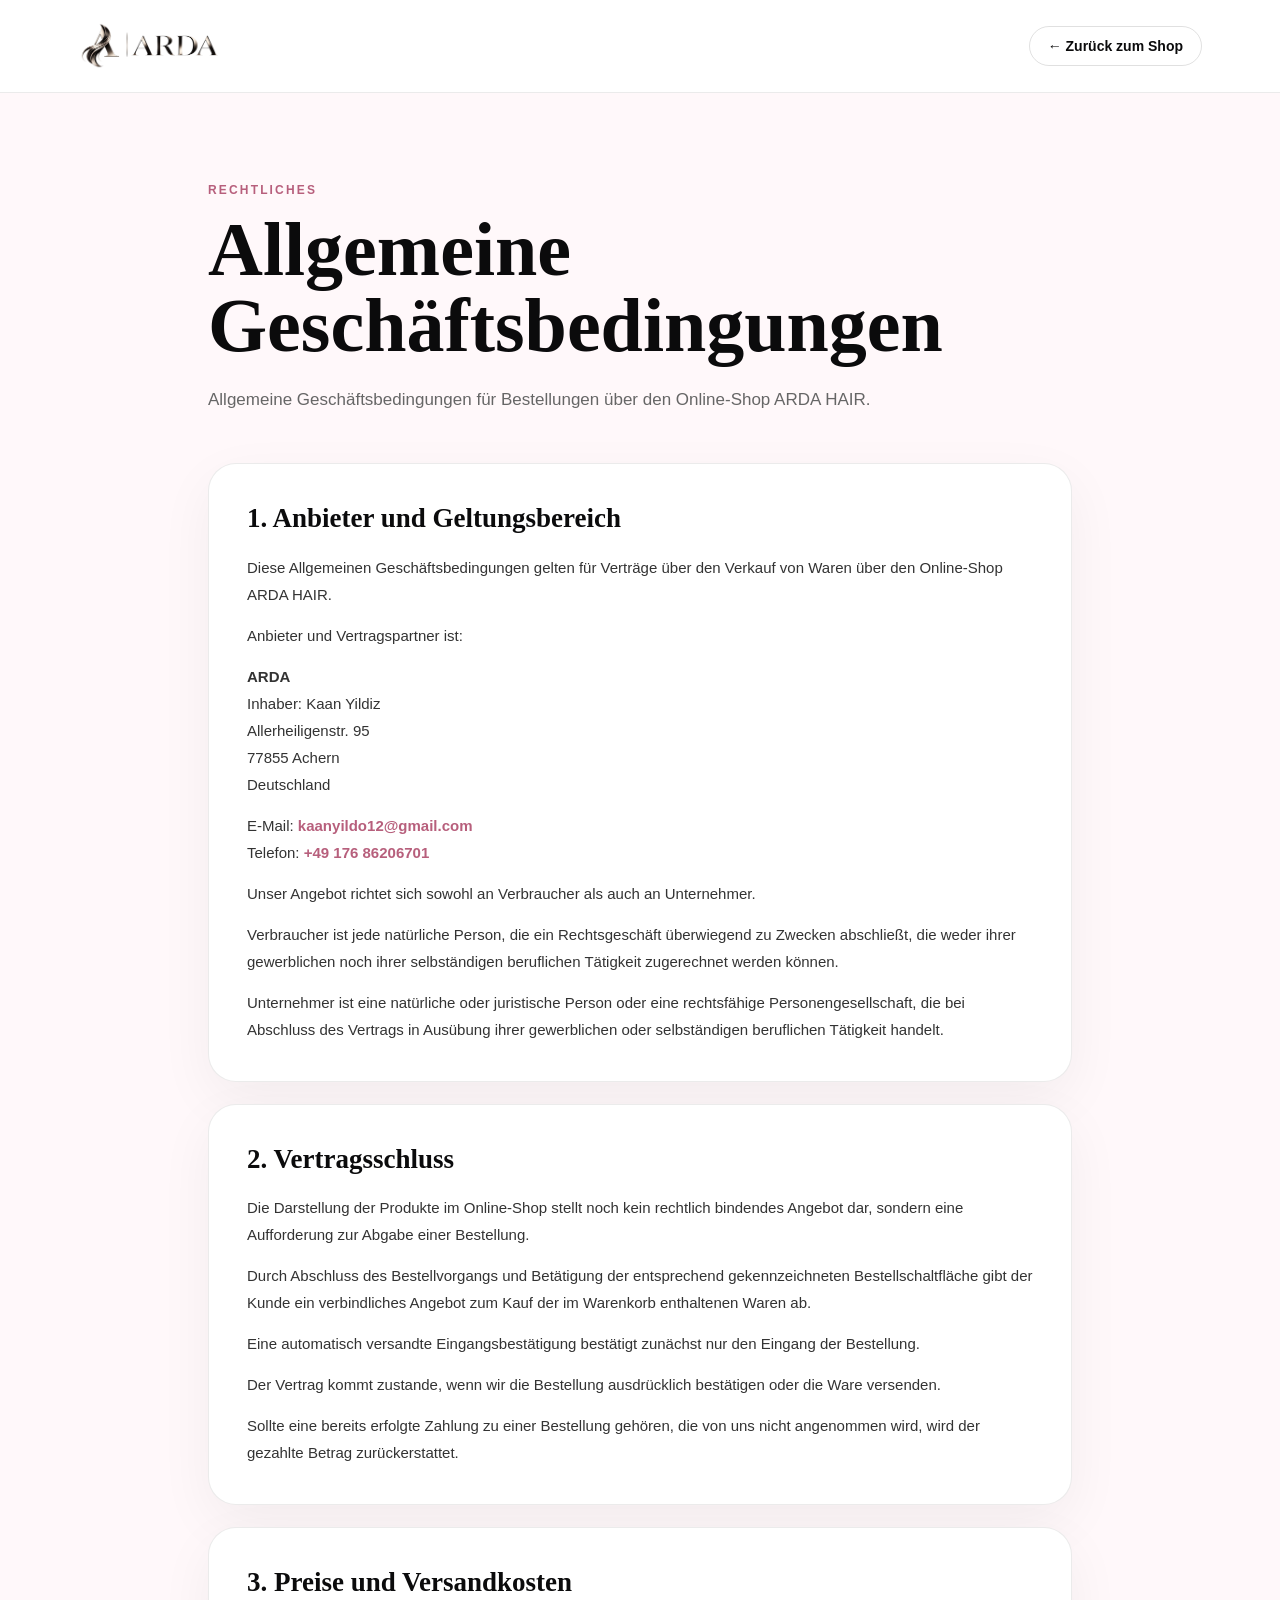
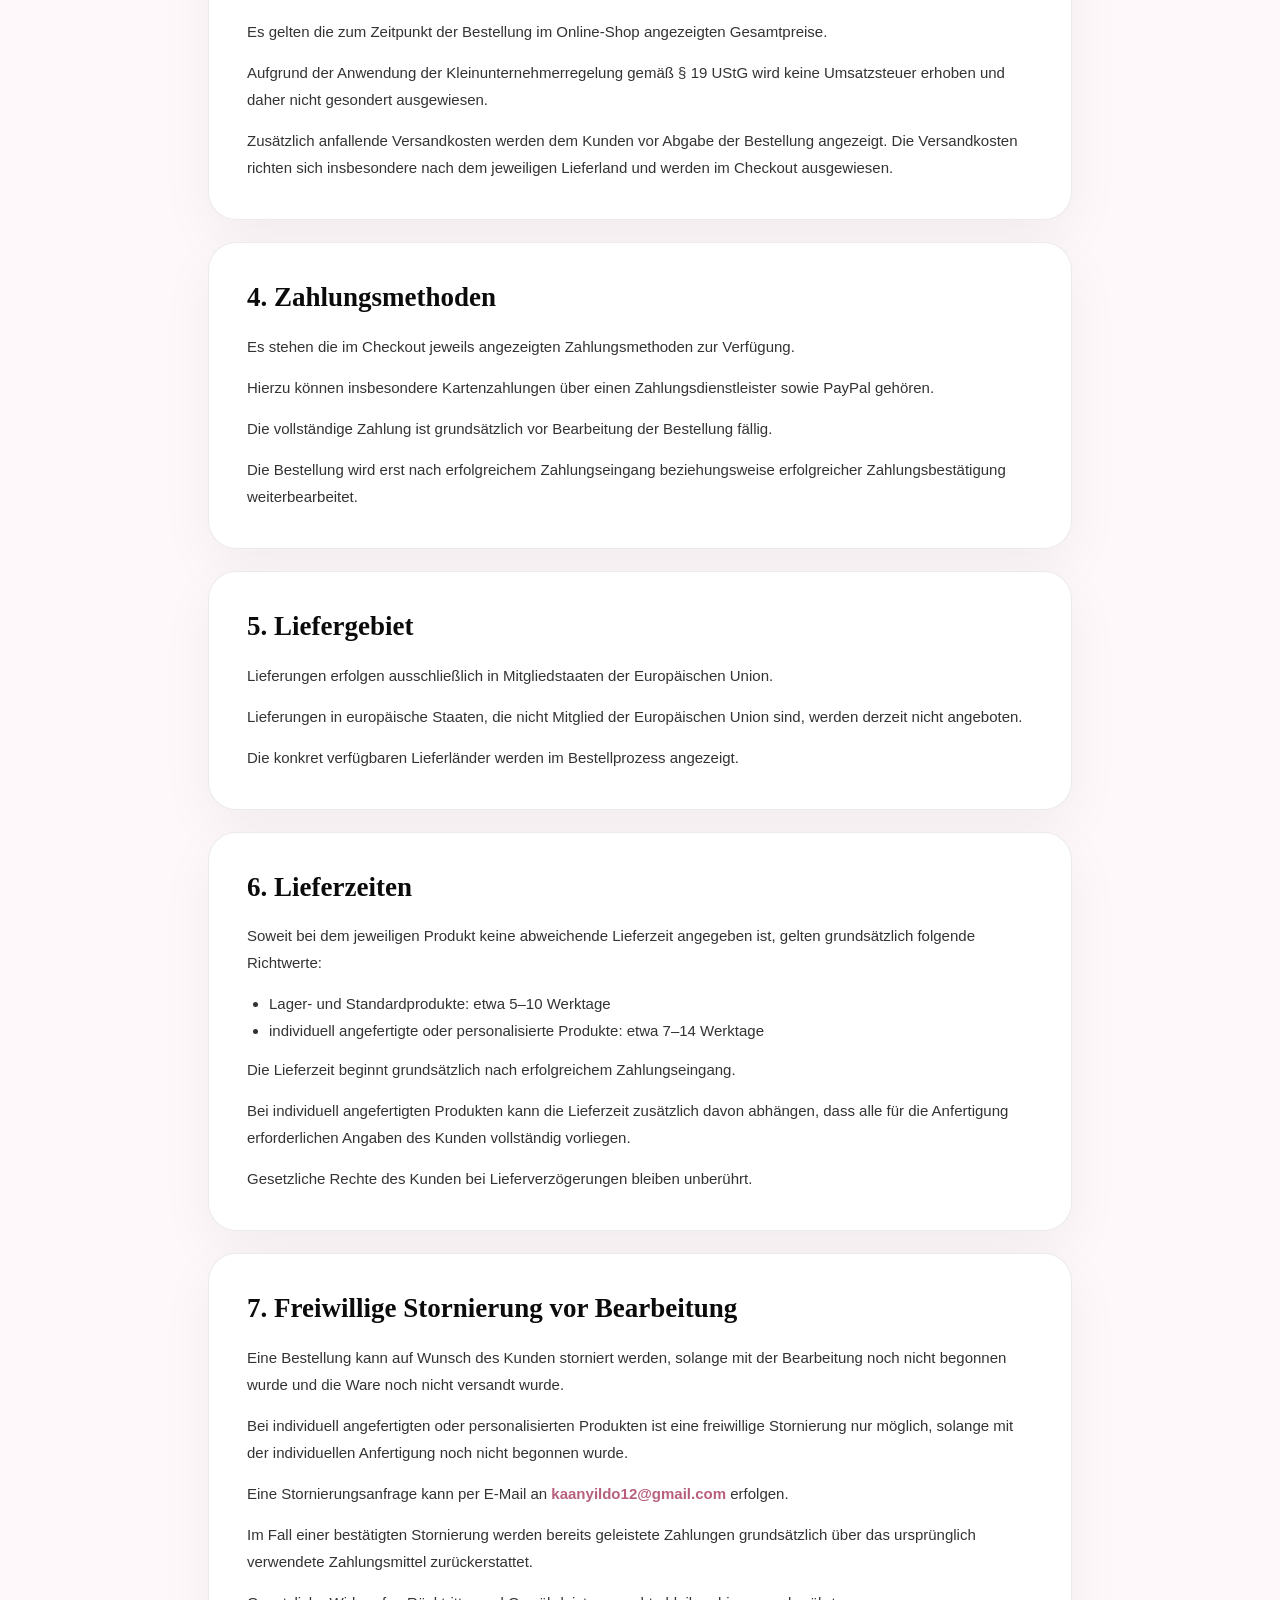
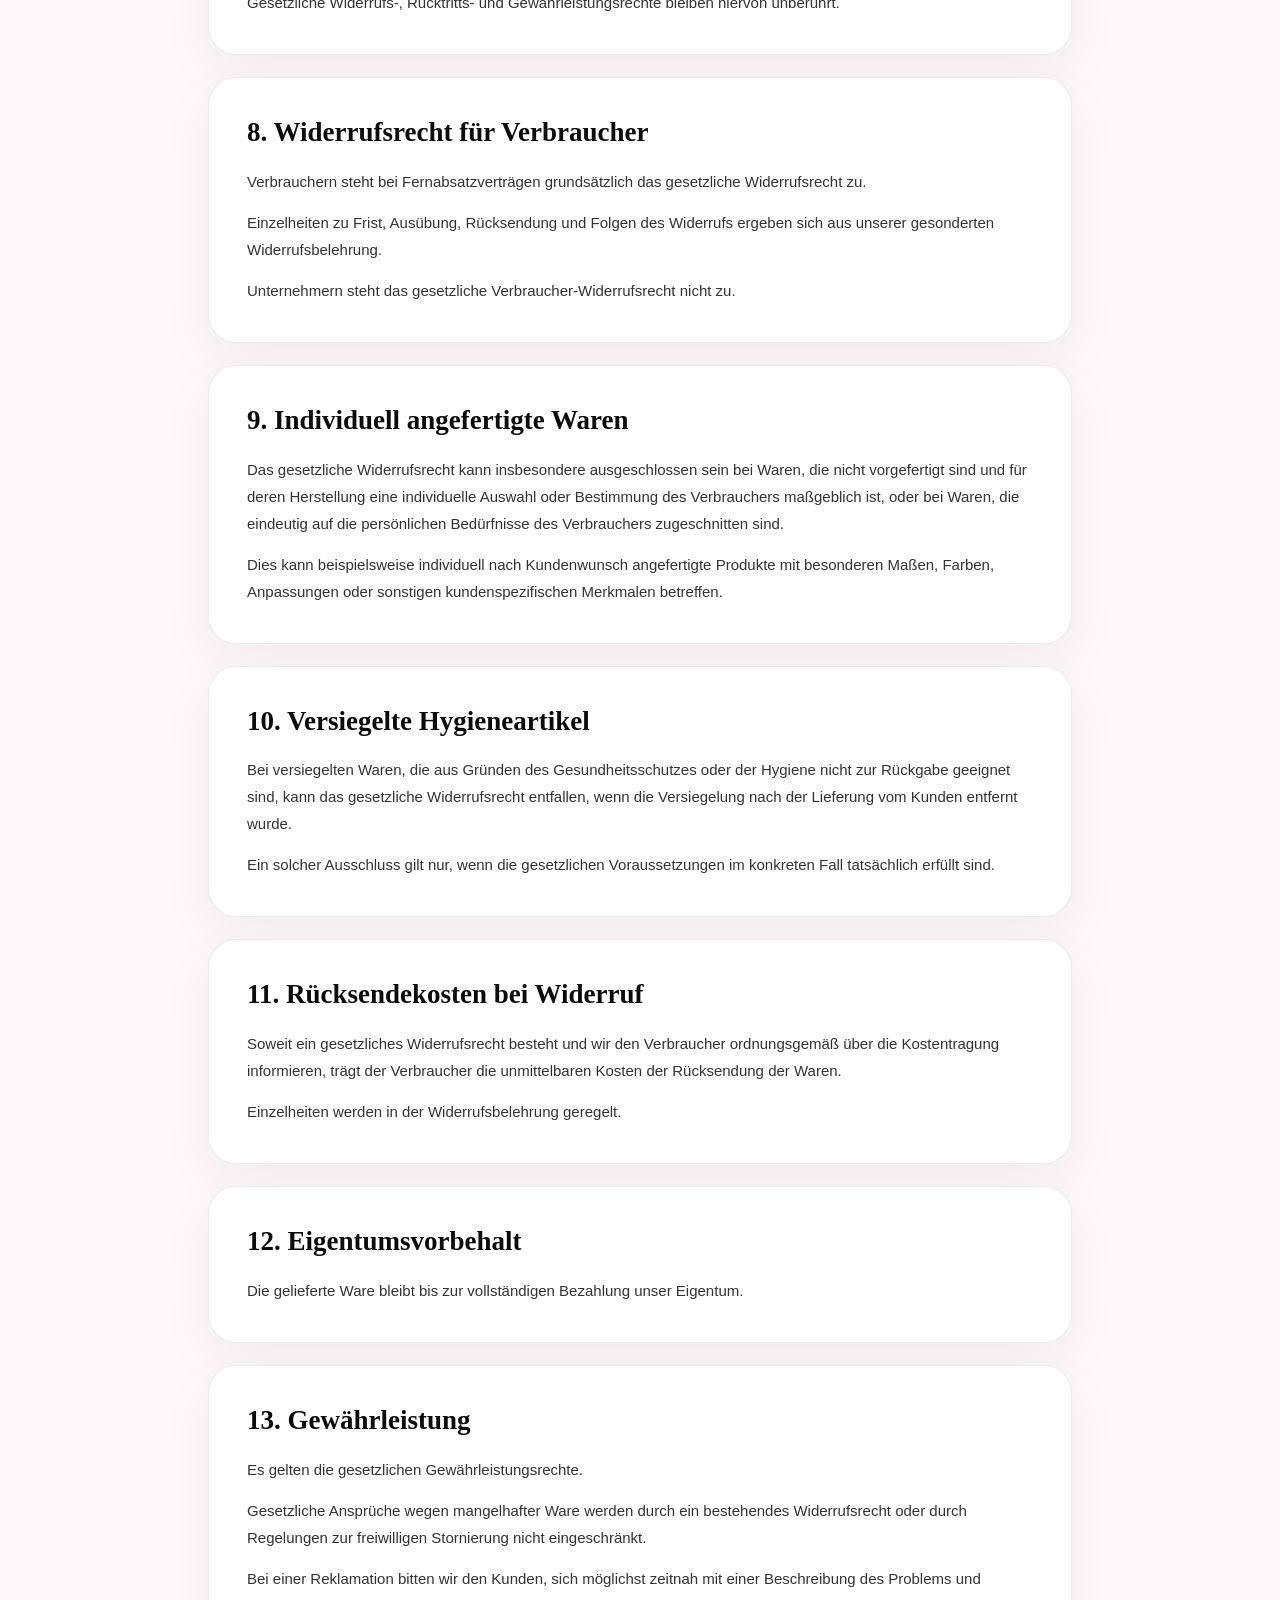
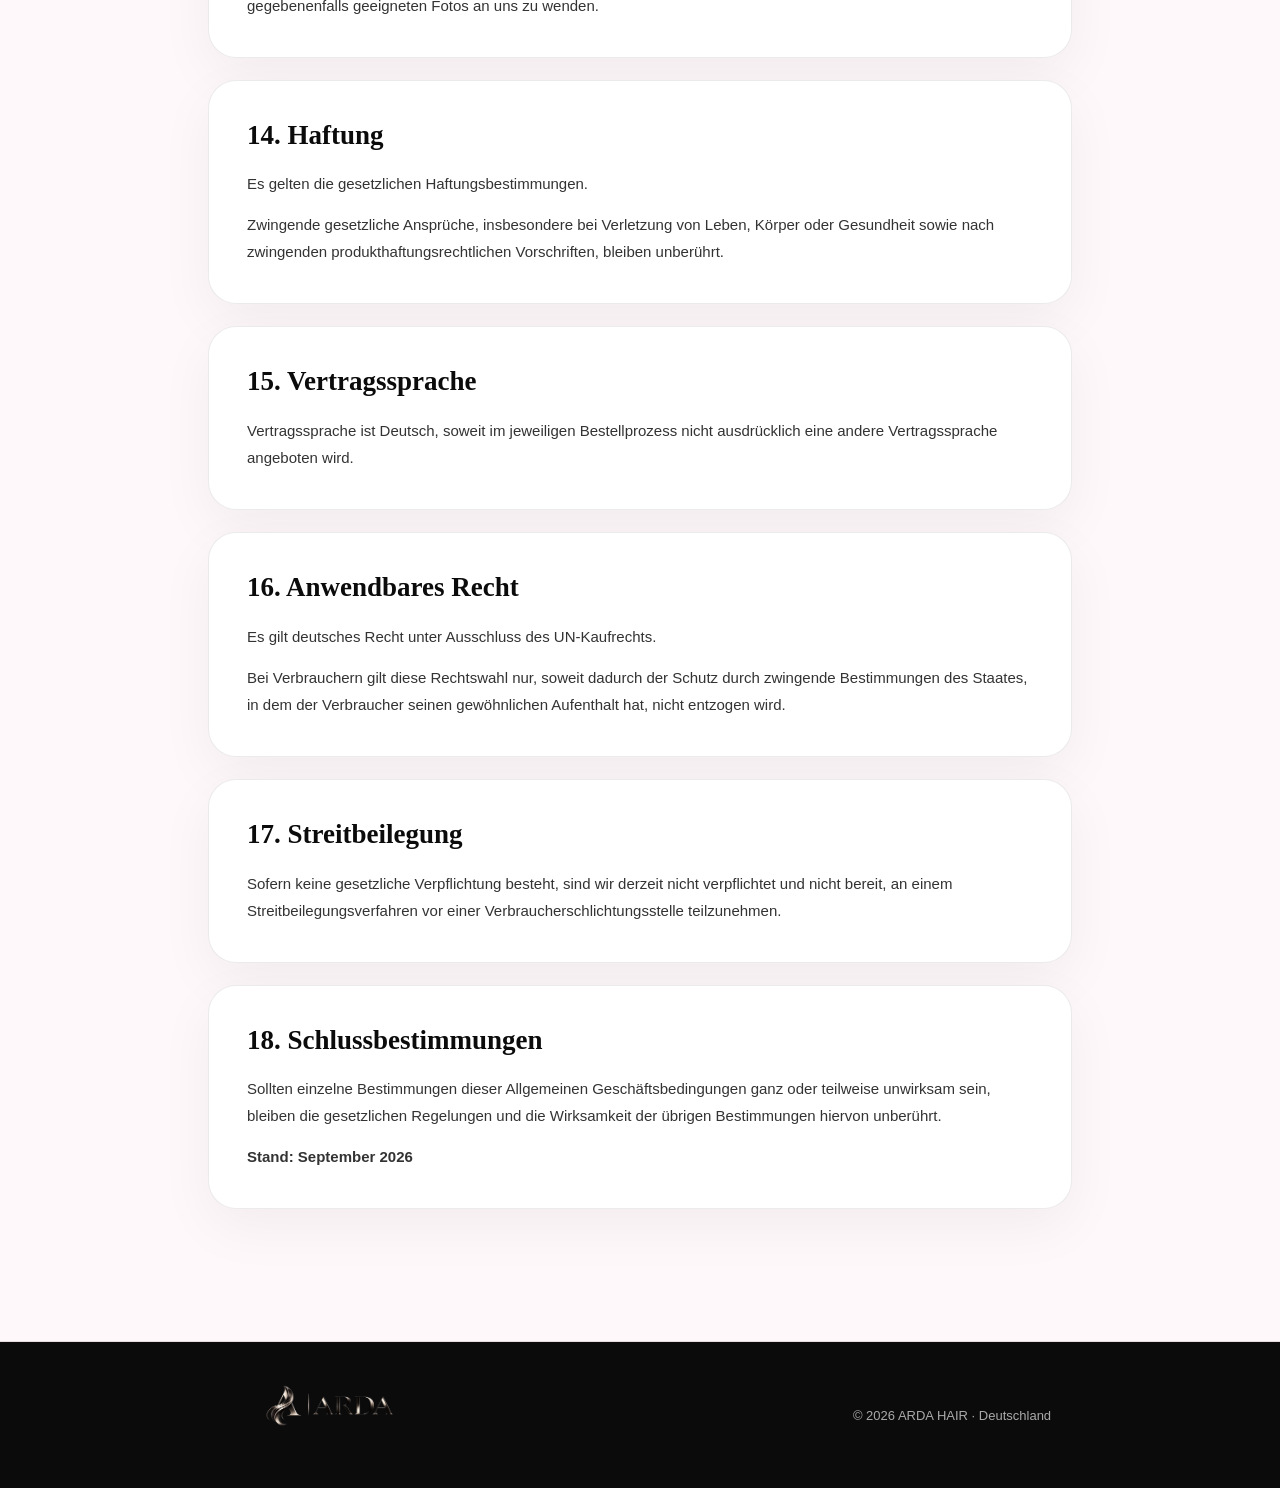
<file: agb.html>
<!doctype html>
<html lang="de">

<head>
  <meta charset="utf-8">
  <meta name="viewport" content="width=device-width, initial-scale=1">

  <title>AGB — ARDA HAIR</title>

  <meta
    name="description"
    content="Allgemeine Geschäftsbedingungen von ARDA HAIR."
  >

  <link rel="canonical" href="https://ardahair.com/agb.html" />

  <link
    rel="icon"
    type="image/png"
    href="assets/arda-favicon.png?v=2"
  >

  <link rel="stylesheet" href="assets/style.css">

  <style>
    .legal-page {
      min-height: 100vh;
      margin: 0;
      background: #fff8fa;
      color: #0b0b0c;
      font-family: Arial, Helvetica, sans-serif;
    }

    .legal-header {
      background: #fff;
      border-bottom: 1px solid rgba(0,0,0,.08);
    }

    .legal-header-inner {
      max-width: 1180px;
      min-height: 92px;
      margin: 0 auto;
      padding: 0 28px;
      display: flex;
      align-items: center;
      justify-content: space-between;
      gap: 24px;
    }

    .legal-logo img {
      width: 140px;
      height: auto;
      display: block;
    }

    .legal-back {
      color: #0b0b0c;
      text-decoration: none;
      font-weight: 700;
      font-size: 14px;
      border: 1px solid rgba(0,0,0,.12);
      border-radius: 999px;
      padding: 11px 18px;
      transition: .2s ease;
    }

    .legal-back:hover {
      background: #0b0b0c;
      color: #fff;
    }

    .legal-main {
      max-width: 920px;
      margin: 0 auto;
      padding: 90px 28px 110px;
    }

    .legal-kicker {
      color: #b75f7c;
      font-size: 12px;
      letter-spacing: .18em;
      font-weight: 700;
      margin-bottom: 14px;
    }

    .legal-main h1 {
      margin: 0 0 22px;
      font-family: Georgia, "Times New Roman", serif;
      font-size: clamp(44px, 7vw, 76px);
      line-height: 1;
      font-weight: 600;
    }

    .legal-intro {
      max-width: 720px;
      margin: 0 0 48px;
      color: #666;
      font-size: 17px;
      line-height: 1.75;
    }

    .legal-card {
      background: #fff;
      border: 1px solid rgba(0,0,0,.08);
      border-radius: 28px;
      padding: 38px;
      box-shadow: 0 18px 55px rgba(0,0,0,.05);
      margin-bottom: 22px;
    }

    .legal-card h2 {
      margin: 0 0 18px;
      font-family: Georgia, "Times New Roman", serif;
      font-size: 27px;
      line-height: 1.25;
    }

    .legal-card p,
    .legal-card li {
      color: #333;
      line-height: 1.8;
      font-size: 15px;
    }

    .legal-card p {
      margin: 0 0 14px;
    }

    .legal-card p:last-child {
      margin-bottom: 0;
    }

    .legal-card ul {
      margin: 12px 0;
      padding-left: 22px;
    }

    .legal-card a {
      color: #b75f7c;
      font-weight: 600;
      text-decoration: none;
    }

    .legal-card a:hover {
      text-decoration: underline;
    }

    .legal-footer {
      background: #0b0b0c;
      color: #fff;
      text-align: center;
      padding: 42px 24px;
    }

    .legal-footer img {
      width: 130px;
      margin: 0 auto 18px;
    }

    .legal-footer p {
      color: rgba(255,255,255,.65);
      margin: 0;
      font-size: 13px;
    }

    @media (max-width: 640px) {
      .legal-header-inner {
        min-height: 76px;
        padding: 0 18px;
      }

      .legal-logo img {
        width: 110px;
      }

      .legal-main {
        padding: 65px 18px 80px;
      }

      .legal-card {
        padding: 26px 22px;
        border-radius: 22px;
      }
    }
  </style>
</head>

<body class="legal-page">

  <header class="legal-header">
    <div class="legal-header-inner">

      <a
        href="index.html"
        class="legal-logo"
        aria-label="ARDA HAIR"
      >
        <img
          src="assets/arda-logo.png"
          alt="ARDA HAIR"
        >
      </a>

      <a
        href="index.html"
        class="legal-back"
      >
        ← Zurück zum Shop
      </a>

    </div>
  </header>


  <main class="legal-main">

    <div class="legal-kicker">
      RECHTLICHES
    </div>

    <h1>
      Allgemeine Geschäftsbedingungen
    </h1>

    <p class="legal-intro">
      Allgemeine Geschäftsbedingungen für Bestellungen
      über den Online-Shop ARDA HAIR.
    </p>


    <section class="legal-card">
      <h2>1. Anbieter und Geltungsbereich</h2>

      <p>
        Diese Allgemeinen Geschäftsbedingungen gelten
        für Verträge über den Verkauf von Waren über
        den Online-Shop ARDA HAIR.
      </p>

      <p>
        Anbieter und Vertragspartner ist:
      </p>

      <p>
        <strong>ARDA</strong><br>
        Inhaber: Kaan Yildiz<br>
        Allerheiligenstr. 95<br>
        77855 Achern<br>
        Deutschland
      </p>

      <p>
        E-Mail:
        <a href="mailto:kaanyildo12@gmail.com">
          kaanyildo12@gmail.com
        </a>
        <br>

        Telefon:
        <a href="tel:+4917686206701">
          +49 176 86206701
        </a>
      </p>

      <p>
        Unser Angebot richtet sich sowohl an Verbraucher
        als auch an Unternehmer.
      </p>

      <p>
        Verbraucher ist jede natürliche Person,
        die ein Rechtsgeschäft überwiegend zu Zwecken abschließt,
        die weder ihrer gewerblichen noch ihrer selbständigen
        beruflichen Tätigkeit zugerechnet werden können.
      </p>

      <p>
        Unternehmer ist eine natürliche oder juristische Person
        oder eine rechtsfähige Personengesellschaft,
        die bei Abschluss des Vertrags in Ausübung
        ihrer gewerblichen oder selbständigen
        beruflichen Tätigkeit handelt.
      </p>
    </section>


    <section class="legal-card">
      <h2>2. Vertragsschluss</h2>

      <p>
        Die Darstellung der Produkte im Online-Shop
        stellt noch kein rechtlich bindendes Angebot dar,
        sondern eine Aufforderung zur Abgabe einer Bestellung.
      </p>

      <p>
        Durch Abschluss des Bestellvorgangs und Betätigung
        der entsprechend gekennzeichneten Bestellschaltfläche
        gibt der Kunde ein verbindliches Angebot
        zum Kauf der im Warenkorb enthaltenen Waren ab.
      </p>

      <p>
        Eine automatisch versandte Eingangsbestätigung
        bestätigt zunächst nur den Eingang der Bestellung.
      </p>

      <p>
        Der Vertrag kommt zustande,
        wenn wir die Bestellung ausdrücklich bestätigen
        oder die Ware versenden.
      </p>

      <p>
        Sollte eine bereits erfolgte Zahlung
        zu einer Bestellung gehören,
        die von uns nicht angenommen wird,
        wird der gezahlte Betrag zurückerstattet.
      </p>
    </section>


    <section class="legal-card">
      <h2>3. Preise und Versandkosten</h2>

      <p>
        Es gelten die zum Zeitpunkt der Bestellung
        im Online-Shop angezeigten Gesamtpreise.
      </p>

      <p>
        Aufgrund der Anwendung der Kleinunternehmerregelung
        gemäß § 19 UStG wird keine Umsatzsteuer erhoben
        und daher nicht gesondert ausgewiesen.
      </p>

      <p>
        Zusätzlich anfallende Versandkosten
        werden dem Kunden vor Abgabe der Bestellung angezeigt.
        Die Versandkosten richten sich insbesondere
        nach dem jeweiligen Lieferland
        und werden im Checkout ausgewiesen.
      </p>
    </section>


    <section class="legal-card">
      <h2>4. Zahlungsmethoden</h2>

      <p>
        Es stehen die im Checkout jeweils angezeigten
        Zahlungsmethoden zur Verfügung.
      </p>

      <p>
        Hierzu können insbesondere
        Kartenzahlungen über einen Zahlungsdienstleister
        sowie PayPal gehören.
      </p>

      <p>
        Die vollständige Zahlung ist grundsätzlich
        vor Bearbeitung der Bestellung fällig.
      </p>

      <p>
        Die Bestellung wird erst nach erfolgreichem
        Zahlungseingang beziehungsweise erfolgreicher
        Zahlungsbestätigung weiterbearbeitet.
      </p>
    </section>


    <section class="legal-card">
      <h2>5. Liefergebiet</h2>

      <p>
        Lieferungen erfolgen ausschließlich
        in Mitgliedstaaten der Europäischen Union.
      </p>

      <p>
        Lieferungen in europäische Staaten,
        die nicht Mitglied der Europäischen Union sind,
        werden derzeit nicht angeboten.
      </p>

      <p>
        Die konkret verfügbaren Lieferländer
        werden im Bestellprozess angezeigt.
      </p>
    </section>


    <section class="legal-card">
      <h2>6. Lieferzeiten</h2>

      <p>
        Soweit bei dem jeweiligen Produkt
        keine abweichende Lieferzeit angegeben ist,
        gelten grundsätzlich folgende Richtwerte:
      </p>

      <ul>
        <li>
          Lager- und Standardprodukte:
          etwa 5–10 Werktage
        </li>

        <li>
          individuell angefertigte oder
          personalisierte Produkte:
          etwa 7–14 Werktage
        </li>
      </ul>

      <p>
        Die Lieferzeit beginnt grundsätzlich
        nach erfolgreichem Zahlungseingang.
      </p>

      <p>
        Bei individuell angefertigten Produkten
        kann die Lieferzeit zusätzlich davon abhängen,
        dass alle für die Anfertigung erforderlichen
        Angaben des Kunden vollständig vorliegen.
      </p>

      <p>
        Gesetzliche Rechte des Kunden
        bei Lieferverzögerungen bleiben unberührt.
      </p>
    </section>


    <section class="legal-card">
      <h2>7. Freiwillige Stornierung vor Bearbeitung</h2>

      <p>
        Eine Bestellung kann auf Wunsch des Kunden
        storniert werden,
        solange mit der Bearbeitung noch nicht begonnen wurde
        und die Ware noch nicht versandt wurde.
      </p>

      <p>
        Bei individuell angefertigten
        oder personalisierten Produkten
        ist eine freiwillige Stornierung nur möglich,
        solange mit der individuellen Anfertigung
        noch nicht begonnen wurde.
      </p>

      <p>
        Eine Stornierungsanfrage kann per E-Mail
        an
        <a href="mailto:kaanyildo12@gmail.com">
          kaanyildo12@gmail.com
        </a>
        erfolgen.
      </p>

      <p>
        Im Fall einer bestätigten Stornierung
        werden bereits geleistete Zahlungen
        grundsätzlich über das ursprünglich
        verwendete Zahlungsmittel zurückerstattet.
      </p>

      <p>
        Gesetzliche Widerrufs-, Rücktritts-
        und Gewährleistungsrechte bleiben hiervon unberührt.
      </p>
    </section>


    <section class="legal-card">
      <h2>8. Widerrufsrecht für Verbraucher</h2>

      <p>
        Verbrauchern steht bei Fernabsatzverträgen
        grundsätzlich das gesetzliche Widerrufsrecht zu.
      </p>

      <p>
        Einzelheiten zu Frist, Ausübung,
        Rücksendung und Folgen des Widerrufs
        ergeben sich aus unserer gesonderten
        Widerrufsbelehrung.
      </p>

      <p>
        Unternehmern steht das gesetzliche
        Verbraucher-Widerrufsrecht nicht zu.
      </p>
    </section>


    <section class="legal-card">
      <h2>9. Individuell angefertigte Waren</h2>

      <p>
        Das gesetzliche Widerrufsrecht
        kann insbesondere ausgeschlossen sein
        bei Waren, die nicht vorgefertigt sind
        und für deren Herstellung eine individuelle
        Auswahl oder Bestimmung des Verbrauchers maßgeblich ist,
        oder bei Waren, die eindeutig auf die persönlichen
        Bedürfnisse des Verbrauchers zugeschnitten sind.
      </p>

      <p>
        Dies kann beispielsweise individuell
        nach Kundenwunsch angefertigte Produkte
        mit besonderen Maßen, Farben,
        Anpassungen oder sonstigen
        kundenspezifischen Merkmalen betreffen.
      </p>
    </section>


    <section class="legal-card">
      <h2>10. Versiegelte Hygieneartikel</h2>

      <p>
        Bei versiegelten Waren,
        die aus Gründen des Gesundheitsschutzes
        oder der Hygiene nicht zur Rückgabe geeignet sind,
        kann das gesetzliche Widerrufsrecht entfallen,
        wenn die Versiegelung nach der Lieferung
        vom Kunden entfernt wurde.
      </p>

      <p>
        Ein solcher Ausschluss gilt nur,
        wenn die gesetzlichen Voraussetzungen
        im konkreten Fall tatsächlich erfüllt sind.
      </p>
    </section>


    <section class="legal-card">
      <h2>11. Rücksendekosten bei Widerruf</h2>

      <p>
        Soweit ein gesetzliches Widerrufsrecht besteht
        und wir den Verbraucher ordnungsgemäß
        über die Kostentragung informieren,
        trägt der Verbraucher die unmittelbaren
        Kosten der Rücksendung der Waren.
      </p>

      <p>
        Einzelheiten werden in der
        Widerrufsbelehrung geregelt.
      </p>
    </section>


    <section class="legal-card">
      <h2>12. Eigentumsvorbehalt</h2>

      <p>
        Die gelieferte Ware bleibt
        bis zur vollständigen Bezahlung
        unser Eigentum.
      </p>
    </section>


    <section class="legal-card">
      <h2>13. Gewährleistung</h2>

      <p>
        Es gelten die gesetzlichen
        Gewährleistungsrechte.
      </p>

      <p>
        Gesetzliche Ansprüche wegen mangelhafter Ware
        werden durch ein bestehendes Widerrufsrecht
        oder durch Regelungen zur freiwilligen Stornierung
        nicht eingeschränkt.
      </p>

      <p>
        Bei einer Reklamation bitten wir den Kunden,
        sich möglichst zeitnah mit einer Beschreibung
        des Problems und gegebenenfalls geeigneten Fotos
        an uns zu wenden.
      </p>
    </section>


    <section class="legal-card">
      <h2>14. Haftung</h2>

      <p>
        Es gelten die gesetzlichen
        Haftungsbestimmungen.
      </p>

      <p>
        Zwingende gesetzliche Ansprüche,
        insbesondere bei Verletzung von Leben,
        Körper oder Gesundheit sowie nach
        zwingenden produkthaftungsrechtlichen Vorschriften,
        bleiben unberührt.
      </p>
    </section>


    <section class="legal-card">
      <h2>15. Vertragssprache</h2>

      <p>
        Vertragssprache ist Deutsch,
        soweit im jeweiligen Bestellprozess
        nicht ausdrücklich eine andere Vertragssprache
        angeboten wird.
      </p>
    </section>


    <section class="legal-card">
      <h2>16. Anwendbares Recht</h2>

      <p>
        Es gilt deutsches Recht
        unter Ausschluss des UN-Kaufrechts.
      </p>

      <p>
        Bei Verbrauchern gilt diese Rechtswahl nur,
        soweit dadurch der Schutz durch zwingende
        Bestimmungen des Staates,
        in dem der Verbraucher seinen gewöhnlichen
        Aufenthalt hat, nicht entzogen wird.
      </p>
    </section>


    <section class="legal-card">
      <h2>17. Streitbeilegung</h2>

      <p>
        Sofern keine gesetzliche Verpflichtung besteht,
        sind wir derzeit nicht verpflichtet
        und nicht bereit,
        an einem Streitbeilegungsverfahren
        vor einer Verbraucherschlichtungsstelle teilzunehmen.
      </p>
    </section>


    <section class="legal-card">
      <h2>18. Schlussbestimmungen</h2>

      <p>
        Sollten einzelne Bestimmungen
        dieser Allgemeinen Geschäftsbedingungen
        ganz oder teilweise unwirksam sein,
        bleiben die gesetzlichen Regelungen
        und die Wirksamkeit der übrigen Bestimmungen
        hiervon unberührt.
      </p>

      <p>
        <strong>Stand: September 2026</strong>
      </p>
    </section>

  </main>


  <footer class="legal-footer">

    <a href="index.html">
      <img
        src="assets/arda-logo.png"
        alt="ARDA HAIR"
      >
    </a>

    <p>
      © 2026 ARDA HAIR · Deutschland
    </p>

  </footer>

</body>
</html>
</file>
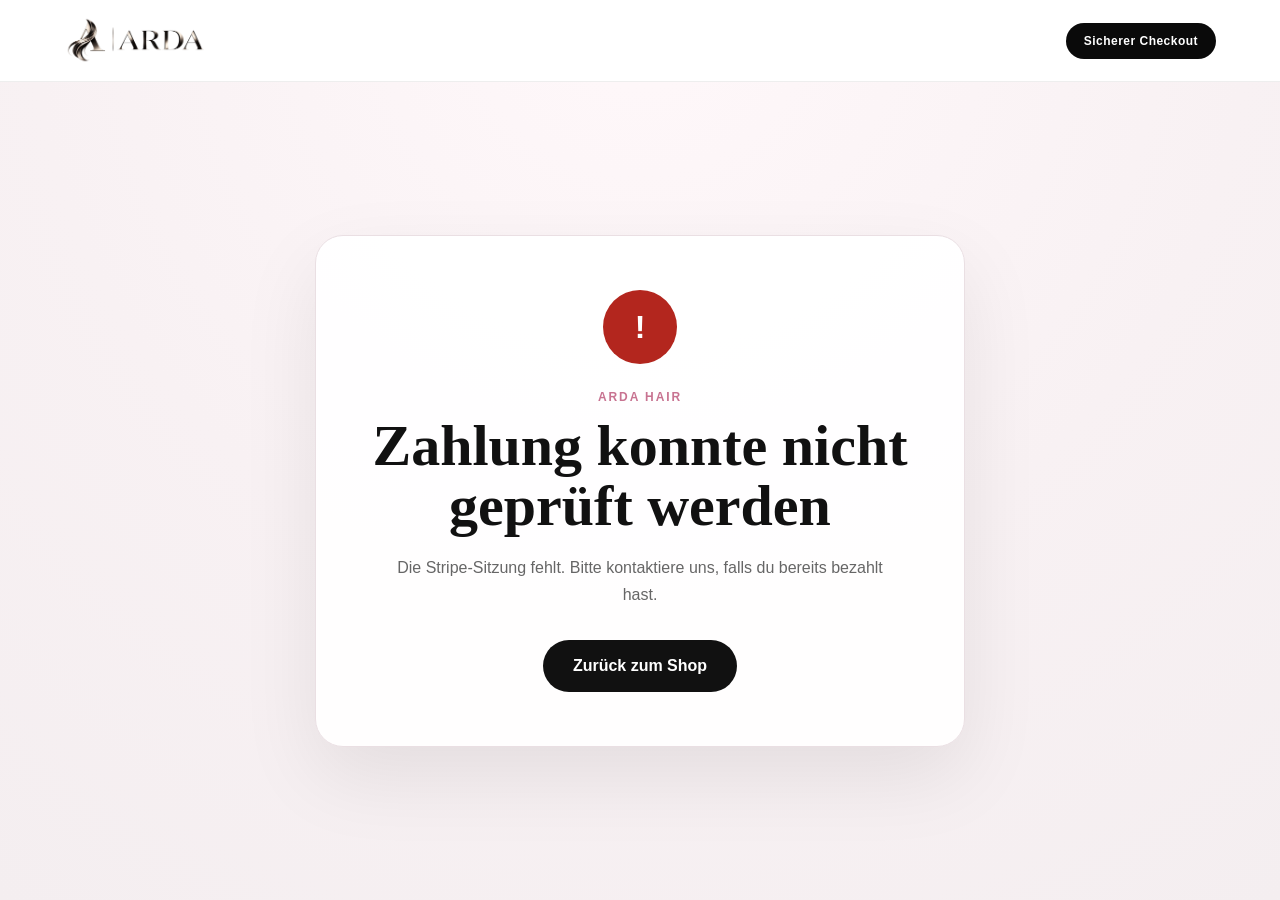
<file: checkout-success.html>
<!doctype html>
<html lang="de">

<head>
  <meta charset="utf-8">
  <meta name="viewport" content="width=device-width, initial-scale=1">

  <meta name="robots" content="noindex, nofollow">



  <title>Bestellung erfolgreich — ARDA HAIR</title>

  <link
    rel="icon"
    type="image/png"
    href="assets/arda-favicon.png?v=2"
  >

  <style>
    * {
      box-sizing: border-box;
    }

    body {
      margin: 0;
      min-height: 100vh;
      font-family: Arial, sans-serif;
      background:
        radial-gradient(
          circle at top,
          #fff8fa,
          #f8f1f3 55%,
          #f4eef0
        );
      color: #111;
    }

    .header {
      height: 82px;
      display: flex;
      align-items: center;
      justify-content: space-between;
      padding: 0 5vw;
      background: #fff;
      border-bottom: 1px solid #eee;
    }

    .logo img {
      width: 140px;
      height: auto;
      display: block;
    }

    .secure {
      background: #0a0a0a;
      color: white;
      padding: 11px 18px;
      border-radius: 999px;
      font-size: 12px;
      font-weight: 700;
      letter-spacing: .04em;
    }

    .main {
      min-height: calc(100vh - 82px);
      display: grid;
      place-items: center;
      padding: 50px 20px;
    }

    .card {
      width: min(650px, 100%);
      background: rgba(255,255,255,.96);
      border: 1px solid #eadfe3;
      border-radius: 28px;
      padding: 54px 42px;
      text-align: center;
      box-shadow:
        0 30px 80px rgba(0,0,0,.08);
    }

    .icon {
      width: 74px;
      height: 74px;
      margin: 0 auto 26px;
      border-radius: 50%;
      background: #111;
      color: #fff;
      display: grid;
      place-items: center;
      font-size: 32px;
      font-weight: 700;
    }

    .kicker {
      display: block;
      margin-bottom: 12px;
      color: #c87391;
      font-size: 12px;
      font-weight: 800;
      letter-spacing: .16em;
    }

    h1 {
      margin: 0 0 18px;
      font-family: Georgia, serif;
      font-size: clamp(38px, 6vw, 58px);
      line-height: 1.03;
    }

    .message {
      margin: 0 auto;
      max-width: 510px;
      color: #666;
      font-size: 16px;
      line-height: 1.7;
    }

    .details {
      display: none;
      margin-top: 34px;
      padding: 22px;
      border-radius: 18px;
      background: #faf7f8;
      border: 1px solid #eee2e6;
    }

    .details.show {
      display: block;
    }

    .details-row {
      display: flex;
      justify-content: space-between;
      gap: 20px;
      padding: 8px 0;
      text-align: left;
    }

    .details-row span {
      color: #777;
    }

    .details-row strong {
      text-align: right;
    }

    .actions {
      display: none;
      margin-top: 32px;
    }

    .actions.show {
      display: block;
    }

    .button {
      display: inline-flex;
      align-items: center;
      justify-content: center;
      min-height: 52px;
      padding: 0 30px;
      border-radius: 999px;
      background: #111;
      color: #fff;
      text-decoration: none;
      font-weight: 700;
    }

    .status-error .icon {
      background: #b3261e;
    }

    @media (max-width: 600px) {
      .header {
        padding: 0 20px;
      }

      .logo img {
        width: 115px;
      }

      .secure {
        font-size: 10px;
        padding: 9px 12px;
      }

      .card {
        padding: 40px 22px;
        border-radius: 22px;
      }

      .details-row {
        flex-direction: column;
        gap: 4px;
      }

      .details-row strong {
        text-align: left;
      }
    }
  </style>
</head>

<body>

  <header class="header">

    <a
      class="logo"
      href="index.html"
      aria-label="ARDA HAIR"
    >
      <img
        src="assets/arda-logo.png"
        alt="ARDA HAIR"
      >
    </a>

    <div class="secure">
      Sicherer Checkout
    </div>

  </header>


  <main class="main">

    <section
      class="card"
      id="successCard"
    >

      <div class="icon" id="statusIcon">
        …
      </div>

      <span class="kicker">
        ARDA HAIR
      </span>

      <h1 id="statusTitle">
        Zahlung wird geprüft
      </h1>

      <p
        class="message"
        id="statusMessage"
      >
        Einen Moment bitte. Wir bestätigen deine Zahlung sicher mit Stripe.
      </p>


      <div
        class="details"
        id="orderDetails"
      >

        <div class="details-row">
          <span>Bestellnummer</span>
          <strong id="orderNumber">—</strong>
        </div>

        <div class="details-row">
          <span>Gesamtbetrag</span>
          <strong id="orderTotal">—</strong>
        </div>

        <div class="details-row">
          <span>Status</span>
          <strong>Bezahlt</strong>
        </div>

      </div>


      <div
        class="actions"
        id="successActions"
      >

        <a
          href="index.html"
          class="button"
        >
          Zurück zum Shop
        </a>

      </div>

    </section>

  </main>


  <script>
    function formatMoney(
      cents,
      currency
    ) {

      return new Intl.NumberFormat(
        'de-DE',
        {
          style: 'currency',
          currency:
            currency || 'EUR'
        }
      ).format(
        Number(cents || 0) / 100
      );

    }


    async function verifyPayment() {

      const params =
        new URLSearchParams(
          window.location.search
        );

      const sessionId =
        params.get('session_id');


      const card =
        document.getElementById(
          'successCard'
        );

      const icon =
        document.getElementById(
          'statusIcon'
        );

      const title =
        document.getElementById(
          'statusTitle'
        );

      const message =
        document.getElementById(
          'statusMessage'
        );

      const details =
        document.getElementById(
          'orderDetails'
        );

      const actions =
        document.getElementById(
          'successActions'
        );


      if (!sessionId) {

        card.classList.add(
          'status-error'
        );

        icon.textContent = '!';

        title.textContent =
          'Zahlung konnte nicht geprüft werden';

        message.textContent =
          'Die Stripe-Sitzung fehlt. Bitte kontaktiere uns, falls du bereits bezahlt hast.';

        actions.classList.add(
          'show'
        );

        return;

      }


      try {

        const response =
          await fetch(
            '/api/verify-stripe-session?session_id=' +
            encodeURIComponent(
              sessionId
            ),
            {
              cache: 'no-store'
            }
          );


        const data =
          await response
            .json()
            .catch(() => ({}));


        if (
          !response.ok ||
          !data.ok ||
          data.paymentStatus !==
          'paid'
        ) {

          throw new Error(
            'VERIFY_FAILED'
          );

        }


        localStorage.removeItem(
          'ardaHairCart'
        );


        icon.textContent = '✓';

        title.textContent =
          'Vielen Dank!';

        message.textContent =
          'Deine Zahlung war erfolgreich und deine Bestellung wurde bestätigt.';


        document.getElementById(
          'orderNumber'
        ).textContent =
          data.order.orderNumber;


        document.getElementById(
          'orderTotal'
        ).textContent =
          formatMoney(
            data.order.totalCents,
            data.order.currency
          );


        details.classList.add(
          'show'
        );

        actions.classList.add(
          'show'
        );


      } catch (error) {

        card.classList.add(
          'status-error'
        );

        icon.textContent = '!';

        title.textContent =
          'Bestätigung noch nicht verfügbar';

        message.textContent =
          'Die Zahlung konnte gerade nicht sicher bestätigt werden. Bitte bezahle nicht erneut. Lade diese Seite in wenigen Sekunden neu.';

        actions.classList.add(
          'show'
        );

      }

    }


    verifyPayment();
  </script>

</body>
</html>
</file>
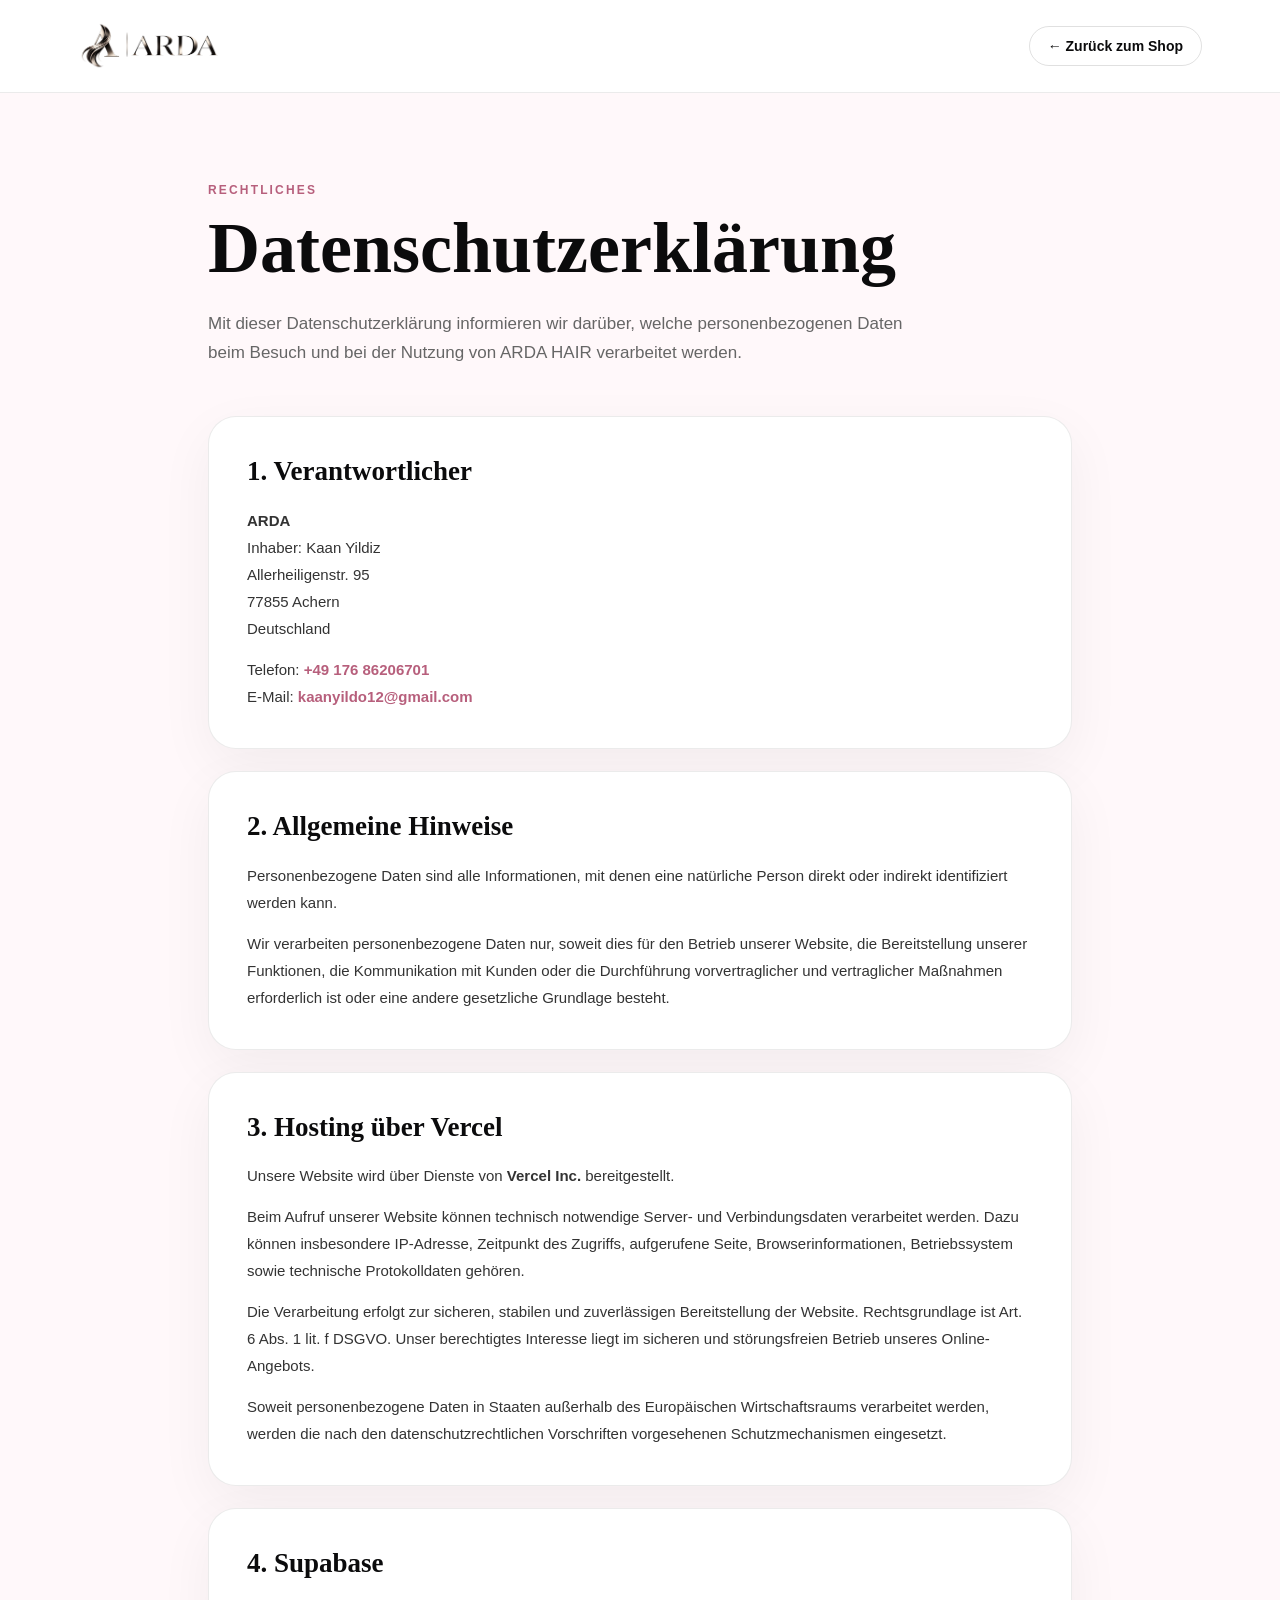
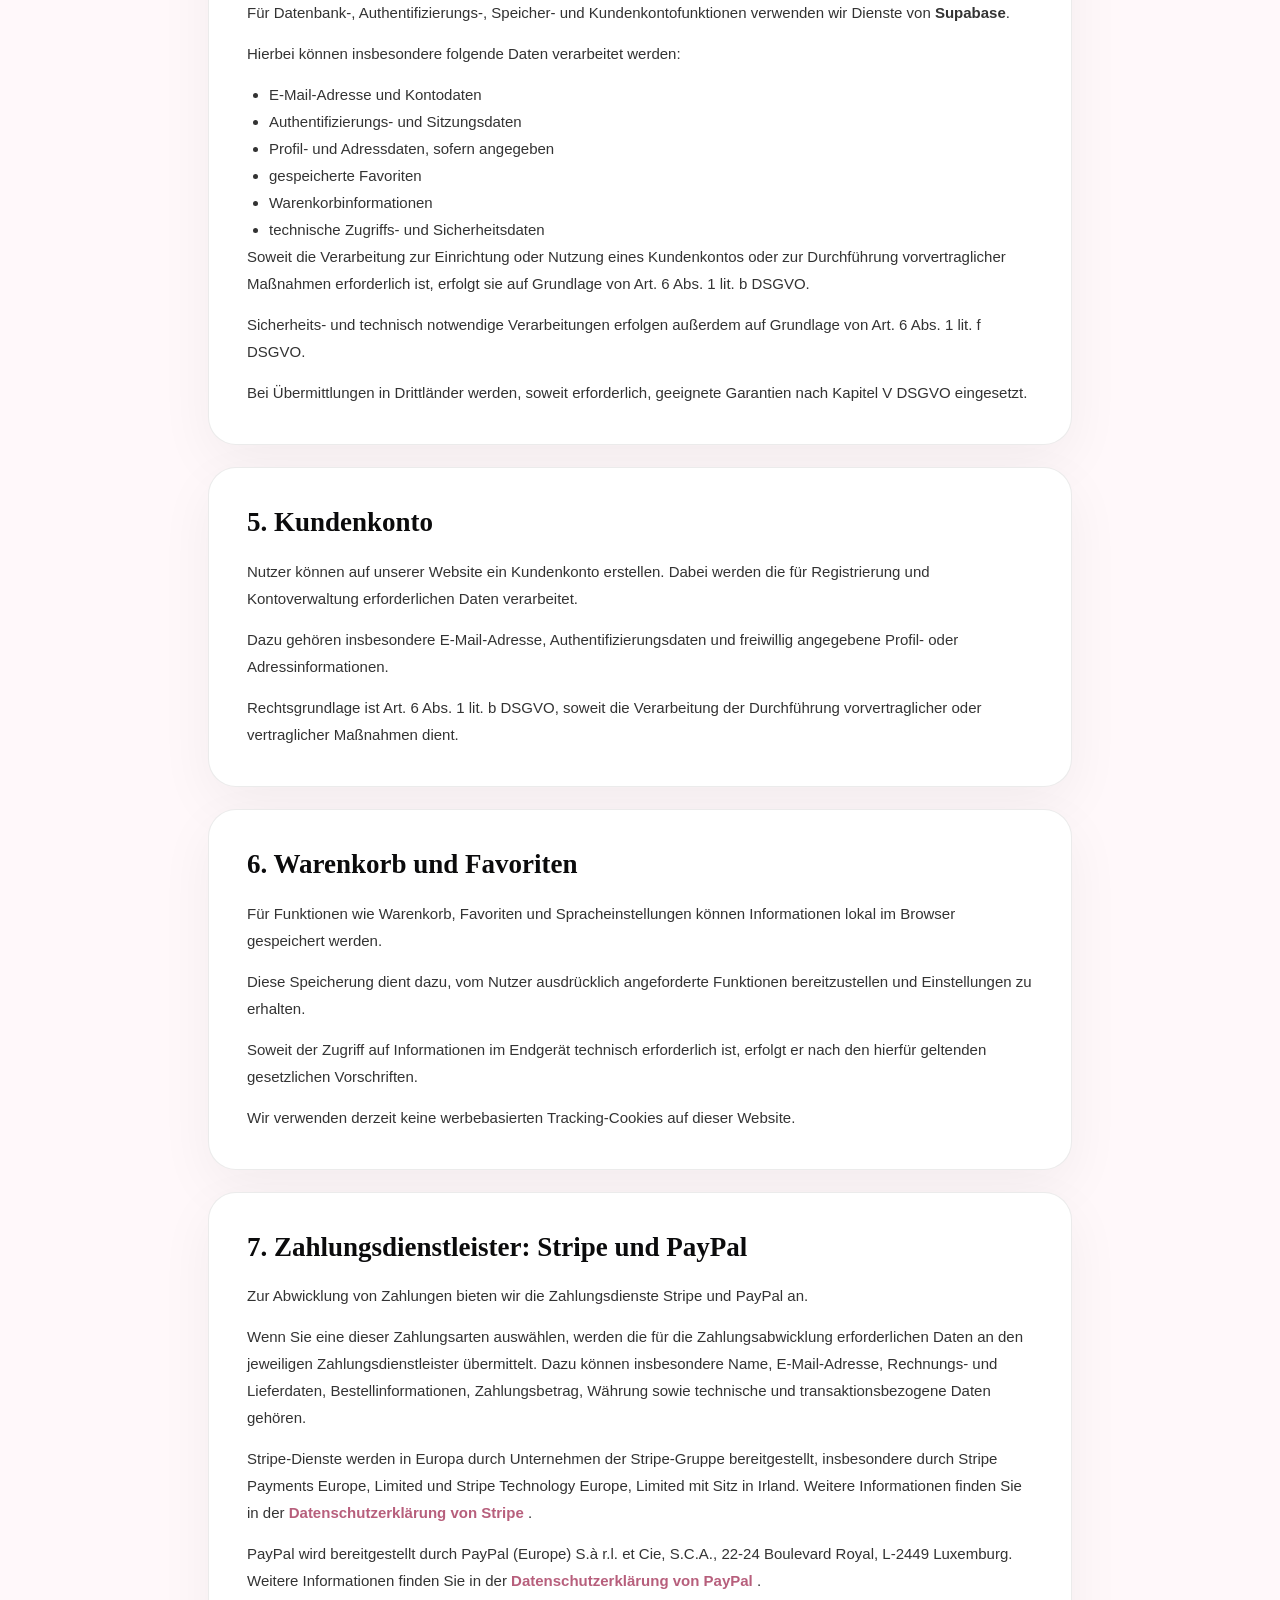
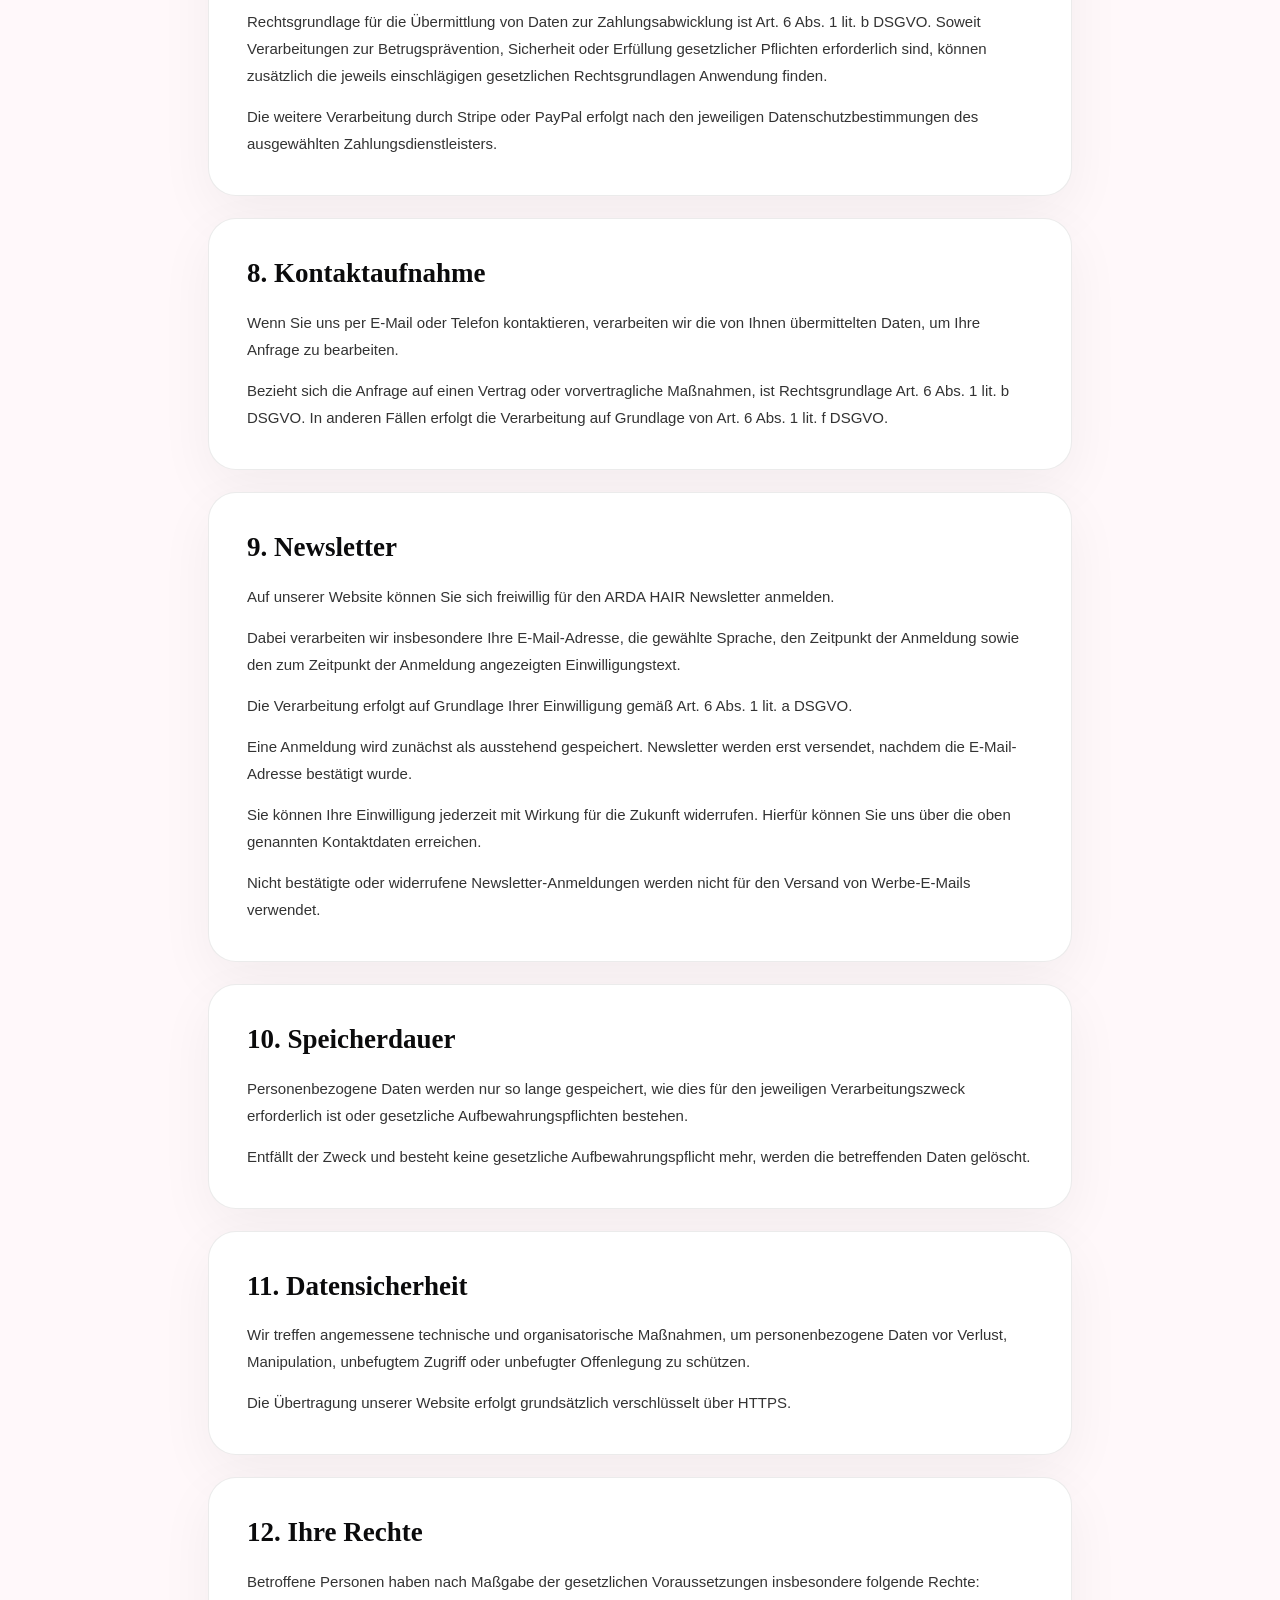
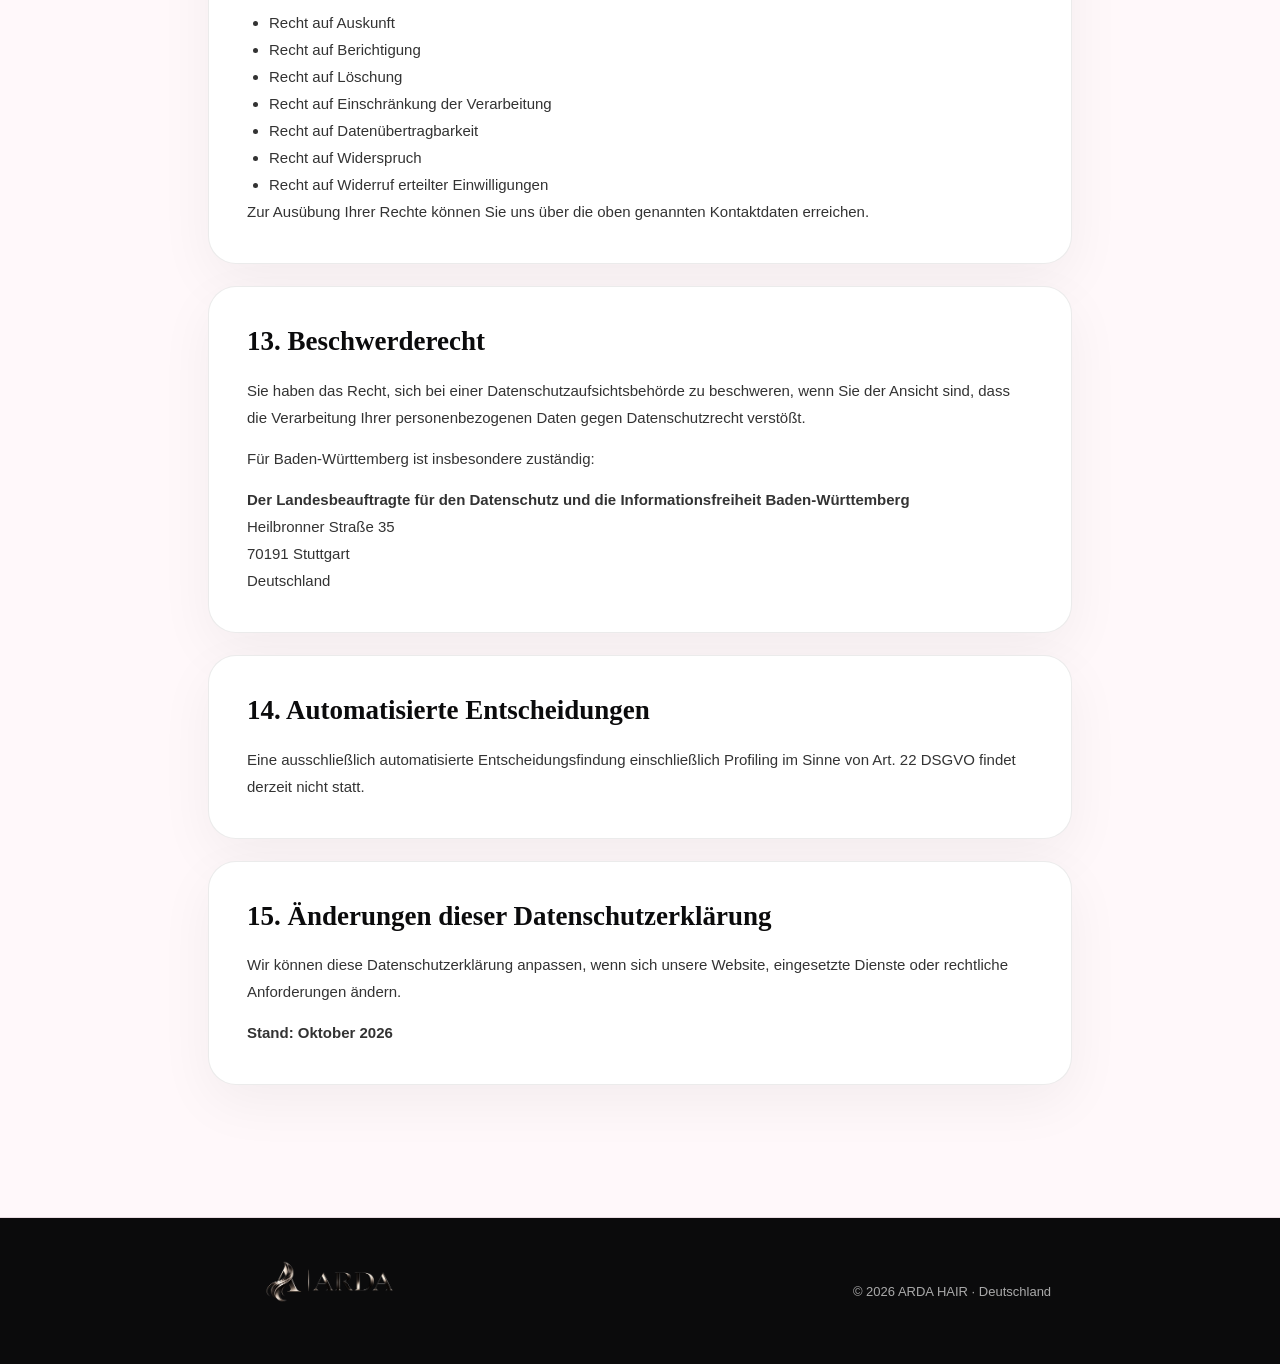
<file: datenschutz.html>
<!doctype html>
<html lang="de">

<head>
  <meta charset="utf-8">
  <meta name="viewport" content="width=device-width, initial-scale=1">

  <title>Datenschutzerklärung — ARDA HAIR</title>

  <meta
    name="description"
    content="Datenschutzerklärung von ARDA HAIR."
  >

  <link rel="canonical" href="https://ardahair.com/datenschutz.html" />

  <link
    rel="icon"
    type="image/png"
    href="assets/arda-favicon.png?v=2"
  >

  <link rel="stylesheet" href="assets/style.css">

  <style>
    .legal-page {
      min-height: 100vh;
      margin: 0;
      background: #fff8fa;
      color: #0b0b0c;
      font-family: Arial, Helvetica, sans-serif;
    }

    .legal-header {
      background: #fff;
      border-bottom: 1px solid rgba(0,0,0,.08);
    }

    .legal-header-inner {
      max-width: 1180px;
      min-height: 92px;
      margin: 0 auto;
      padding: 0 28px;
      display: flex;
      align-items: center;
      justify-content: space-between;
      gap: 24px;
    }

    .legal-logo img {
      width: 140px;
      height: auto;
      display: block;
    }

    .legal-back {
      color: #0b0b0c;
      text-decoration: none;
      font-weight: 700;
      font-size: 14px;
      border: 1px solid rgba(0,0,0,.12);
      border-radius: 999px;
      padding: 11px 18px;
      transition: .2s ease;
    }

    .legal-back:hover {
      background: #0b0b0c;
      color: #fff;
    }

    .legal-main {
      max-width: 920px;
      margin: 0 auto;
      padding: 90px 28px 110px;
    }

    .legal-kicker {
      color: #b75f7c;
      font-size: 12px;
      letter-spacing: .18em;
      font-weight: 700;
      margin-bottom: 14px;
    }

    .legal-main h1 {
      margin: 0 0 22px;
      font-family: Georgia, "Times New Roman", serif;
      font-size: clamp(42px, 7vw, 72px);
      line-height: 1.05;
      font-weight: 600;
    }

    .legal-intro {
      max-width: 720px;
      margin: 0 0 48px;
      color: #666;
      font-size: 17px;
      line-height: 1.75;
    }

    .legal-card {
      background: #fff;
      border: 1px solid rgba(0,0,0,.08);
      border-radius: 28px;
      padding: 38px;
      box-shadow: 0 18px 55px rgba(0,0,0,.05);
      margin-bottom: 22px;
    }

    .legal-card h2 {
      margin: 0 0 18px;
      font-family: Georgia, "Times New Roman", serif;
      font-size: 27px;
      line-height: 1.25;
    }

    .legal-card h3 {
      margin: 26px 0 10px;
      font-size: 17px;
    }

    .legal-card p,
    .legal-card li {
      color: #333;
      line-height: 1.8;
      font-size: 15px;
    }

    .legal-card p {
      margin: 0 0 14px;
    }

    .legal-card p:last-child {
      margin-bottom: 0;
    }

    .legal-card ul {
      margin: 12px 0 0;
      padding-left: 22px;
    }

    .legal-card a {
      color: #b75f7c;
      font-weight: 600;
      text-decoration: none;
    }

    .legal-card a:hover {
      text-decoration: underline;
    }

    .legal-note {
      margin-top: 34px;
      color: #777;
      font-size: 13px;
      line-height: 1.7;
    }

    .legal-footer {
      background: #0b0b0c;
      color: #fff;
      text-align: center;
      padding: 42px 24px;
    }

    .legal-footer img {
      width: 130px;
      margin: 0 auto 18px;
    }

    .legal-footer p {
      color: rgba(255,255,255,.65);
      margin: 0;
      font-size: 13px;
    }

    @media (max-width: 640px) {
      .legal-header-inner {
        min-height: 76px;
        padding: 0 18px;
      }

      .legal-logo img {
        width: 110px;
      }

      .legal-main {
        padding: 65px 18px 80px;
      }

      .legal-card {
        padding: 26px 22px;
        border-radius: 22px;
      }
    }
  </style>
</head>

<body class="legal-page">

  <header class="legal-header">
    <div class="legal-header-inner">

      <a
        href="index.html"
        class="legal-logo"
        aria-label="ARDA HAIR"
      >
        <img
          src="assets/arda-logo.png"
          alt="ARDA HAIR"
        >
      </a>

      <a
        href="index.html"
        class="legal-back"
      >
        ← Zurück zum Shop
      </a>

    </div>
  </header>


  <main class="legal-main">

    <div class="legal-kicker">
      RECHTLICHES
    </div>

    <h1>
      Datenschutzerklärung
    </h1>

    <p class="legal-intro">
      Mit dieser Datenschutzerklärung informieren wir darüber,
      welche personenbezogenen Daten beim Besuch und bei der
      Nutzung von ARDA HAIR verarbeitet werden.
    </p>


    <section class="legal-card">
      <h2>1. Verantwortlicher</h2>

      <p>
        <strong>ARDA</strong><br>
        Inhaber: Kaan Yildiz<br>
        Allerheiligenstr. 95<br>
        77855 Achern<br>
        Deutschland
      </p>

      <p>
        Telefon:
        <a href="tel:+4917686206701">
          +49 176 86206701
        </a>
        <br>

        E-Mail:
        <a href="mailto:kaanyildo12@gmail.com">
          kaanyildo12@gmail.com
        </a>
      </p>
    </section>


    <section class="legal-card">
      <h2>2. Allgemeine Hinweise</h2>

      <p>
        Personenbezogene Daten sind alle Informationen,
        mit denen eine natürliche Person direkt oder indirekt
        identifiziert werden kann.
      </p>

      <p>
        Wir verarbeiten personenbezogene Daten nur,
        soweit dies für den Betrieb unserer Website,
        die Bereitstellung unserer Funktionen,
        die Kommunikation mit Kunden oder die Durchführung
        vorvertraglicher und vertraglicher Maßnahmen erforderlich ist
        oder eine andere gesetzliche Grundlage besteht.
      </p>
    </section>


    <section class="legal-card">
      <h2>3. Hosting über Vercel</h2>

      <p>
        Unsere Website wird über Dienste von
        <strong>Vercel Inc.</strong> bereitgestellt.
      </p>

      <p>
        Beim Aufruf unserer Website können technisch notwendige
        Server- und Verbindungsdaten verarbeitet werden.
        Dazu können insbesondere IP-Adresse, Zeitpunkt des Zugriffs,
        aufgerufene Seite, Browserinformationen,
        Betriebssystem sowie technische Protokolldaten gehören.
      </p>

      <p>
        Die Verarbeitung erfolgt zur sicheren,
        stabilen und zuverlässigen Bereitstellung der Website.
        Rechtsgrundlage ist Art. 6 Abs. 1 lit. f DSGVO.
        Unser berechtigtes Interesse liegt im sicheren
        und störungsfreien Betrieb unseres Online-Angebots.
      </p>

      <p>
        Soweit personenbezogene Daten in Staaten außerhalb
        des Europäischen Wirtschaftsraums verarbeitet werden,
        werden die nach den datenschutzrechtlichen Vorschriften
        vorgesehenen Schutzmechanismen eingesetzt.
      </p>
    </section>


    <section class="legal-card">
      <h2>4. Supabase</h2>

      <p>
        Für Datenbank-, Authentifizierungs-,
        Speicher- und Kundenkontofunktionen verwenden wir
        Dienste von <strong>Supabase</strong>.
      </p>

      <p>
        Hierbei können insbesondere folgende Daten verarbeitet werden:
      </p>

      <ul>
        <li>E-Mail-Adresse und Kontodaten</li>
        <li>Authentifizierungs- und Sitzungsdaten</li>
        <li>Profil- und Adressdaten, sofern angegeben</li>
        <li>gespeicherte Favoriten</li>
        <li>Warenkorbinformationen</li>
        <li>technische Zugriffs- und Sicherheitsdaten</li>
      </ul>

      <p>
        Soweit die Verarbeitung zur Einrichtung oder Nutzung
        eines Kundenkontos oder zur Durchführung
        vorvertraglicher Maßnahmen erforderlich ist,
        erfolgt sie auf Grundlage von
        Art. 6 Abs. 1 lit. b DSGVO.
      </p>

      <p>
        Sicherheits- und technisch notwendige Verarbeitungen
        erfolgen außerdem auf Grundlage von
        Art. 6 Abs. 1 lit. f DSGVO.
      </p>

      <p>
        Bei Übermittlungen in Drittländer werden,
        soweit erforderlich, geeignete Garantien nach
        Kapitel V DSGVO eingesetzt.
      </p>
    </section>


    <section class="legal-card">
      <h2>5. Kundenkonto</h2>

      <p>
        Nutzer können auf unserer Website ein Kundenkonto erstellen.
        Dabei werden die für Registrierung und Kontoverwaltung
        erforderlichen Daten verarbeitet.
      </p>

      <p>
        Dazu gehören insbesondere E-Mail-Adresse,
        Authentifizierungsdaten und freiwillig angegebene
        Profil- oder Adressinformationen.
      </p>

      <p>
        Rechtsgrundlage ist Art. 6 Abs. 1 lit. b DSGVO,
        soweit die Verarbeitung der Durchführung
        vorvertraglicher oder vertraglicher Maßnahmen dient.
      </p>
    </section>


    <section class="legal-card">
      <h2>6. Warenkorb und Favoriten</h2>

      <p>
        Für Funktionen wie Warenkorb,
        Favoriten und Spracheinstellungen können Informationen
        lokal im Browser gespeichert werden.
      </p>

      <p>
        Diese Speicherung dient dazu,
        vom Nutzer ausdrücklich angeforderte Funktionen
        bereitzustellen und Einstellungen zu erhalten.
      </p>

      <p>
        Soweit der Zugriff auf Informationen im Endgerät
        technisch erforderlich ist,
        erfolgt er nach den hierfür geltenden
        gesetzlichen Vorschriften.
      </p>

      <p>
        Wir verwenden derzeit keine
        werbebasierten Tracking-Cookies auf dieser Website.
      </p>
    </section>


    <section class="legal-card">
      <h2>7. Zahlungsdienstleister: Stripe und PayPal</h2>

      <p>
        Zur Abwicklung von Zahlungen bieten wir die Zahlungsdienste
        Stripe und PayPal an.
      </p>

      <p>
        Wenn Sie eine dieser Zahlungsarten auswählen, werden die für
        die Zahlungsabwicklung erforderlichen Daten an den jeweiligen
        Zahlungsdienstleister übermittelt. Dazu können insbesondere
        Name, E-Mail-Adresse, Rechnungs- und Lieferdaten,
        Bestellinformationen, Zahlungsbetrag, Währung sowie
        technische und transaktionsbezogene Daten gehören.
      </p>

      <p>
        Stripe-Dienste werden in Europa durch Unternehmen der
        Stripe-Gruppe bereitgestellt, insbesondere durch
        Stripe Payments Europe, Limited und Stripe Technology Europe, Limited
        mit Sitz in Irland.
        Weitere Informationen finden Sie in der
        <a href="https://stripe.com/en-de/privacy" target="_blank" rel="noopener noreferrer">
          Datenschutzerklärung von Stripe
        </a>.
      </p>

      <p>
        PayPal wird bereitgestellt durch
        PayPal (Europe) S.à r.l. et Cie, S.C.A.,
        22-24 Boulevard Royal, L-2449 Luxemburg.
        Weitere Informationen finden Sie in der
        <a href="https://www.paypal.com/de/legalhub/paypal/privacy-full" target="_blank" rel="noopener noreferrer">
          Datenschutzerklärung von PayPal
        </a>.
      </p>

      <p>
        Rechtsgrundlage für die Übermittlung von Daten zur
        Zahlungsabwicklung ist Art. 6 Abs. 1 lit. b DSGVO.
        Soweit Verarbeitungen zur Betrugsprävention,
        Sicherheit oder Erfüllung gesetzlicher Pflichten erforderlich sind,
        können zusätzlich die jeweils einschlägigen gesetzlichen
        Rechtsgrundlagen Anwendung finden.
      </p>

      <p>
        Die weitere Verarbeitung durch Stripe oder PayPal erfolgt
        nach den jeweiligen Datenschutzbestimmungen des ausgewählten
        Zahlungsdienstleisters.
      </p>
    </section>

    <section class="legal-card">
      <h2>8. Kontaktaufnahme</h2>

      <p>
        Wenn Sie uns per E-Mail oder Telefon kontaktieren,
        verarbeiten wir die von Ihnen übermittelten Daten,
        um Ihre Anfrage zu bearbeiten.
      </p>

      <p>
        Bezieht sich die Anfrage auf einen Vertrag
        oder vorvertragliche Maßnahmen,
        ist Rechtsgrundlage Art. 6 Abs. 1 lit. b DSGVO.
        In anderen Fällen erfolgt die Verarbeitung
        auf Grundlage von Art. 6 Abs. 1 lit. f DSGVO.
      </p>
    </section>

    <section class="legal-card">
      <h2>9. Newsletter</h2>

      <p>
        Auf unserer Website können Sie sich freiwillig
        für den ARDA HAIR Newsletter anmelden.
      </p>

      <p>
        Dabei verarbeiten wir insbesondere Ihre E-Mail-Adresse,
        die gewählte Sprache, den Zeitpunkt der Anmeldung
        sowie den zum Zeitpunkt der Anmeldung angezeigten Einwilligungstext.
      </p>

      <p>
        Die Verarbeitung erfolgt auf Grundlage
        Ihrer Einwilligung gemäß Art. 6 Abs. 1 lit. a DSGVO.
      </p>

      <p>
        Eine Anmeldung wird zunächst als ausstehend gespeichert.
        Newsletter werden erst versendet,
        nachdem die E-Mail-Adresse bestätigt wurde.
      </p>

      <p>
        Sie können Ihre Einwilligung jederzeit
        mit Wirkung für die Zukunft widerrufen.
        Hierfür können Sie uns über die oben genannten
        Kontaktdaten erreichen.
      </p>

      <p>
        Nicht bestätigte oder widerrufene Newsletter-Anmeldungen
        werden nicht für den Versand von Werbe-E-Mails verwendet.
      </p>
    </section>




    <section class="legal-card">
      <h2>10. Speicherdauer</h2>

      <p>
        Personenbezogene Daten werden nur so lange gespeichert,
        wie dies für den jeweiligen Verarbeitungszweck erforderlich ist
        oder gesetzliche Aufbewahrungspflichten bestehen.
      </p>

      <p>
        Entfällt der Zweck und besteht keine gesetzliche
        Aufbewahrungspflicht mehr,
        werden die betreffenden Daten gelöscht.
      </p>
    </section>


    <section class="legal-card">
      <h2>11. Datensicherheit</h2>

      <p>
        Wir treffen angemessene technische
        und organisatorische Maßnahmen,
        um personenbezogene Daten vor Verlust,
        Manipulation, unbefugtem Zugriff
        oder unbefugter Offenlegung zu schützen.
      </p>

      <p>
        Die Übertragung unserer Website erfolgt
        grundsätzlich verschlüsselt über HTTPS.
      </p>
    </section>


    <section class="legal-card">
      <h2>12. Ihre Rechte</h2>

      <p>
        Betroffene Personen haben nach Maßgabe
        der gesetzlichen Voraussetzungen insbesondere folgende Rechte:
      </p>

      <ul>
        <li>Recht auf Auskunft</li>
        <li>Recht auf Berichtigung</li>
        <li>Recht auf Löschung</li>
        <li>Recht auf Einschränkung der Verarbeitung</li>
        <li>Recht auf Datenübertragbarkeit</li>
        <li>Recht auf Widerspruch</li>
        <li>Recht auf Widerruf erteilter Einwilligungen</li>
      </ul>

      <p>
        Zur Ausübung Ihrer Rechte können Sie uns
        über die oben genannten Kontaktdaten erreichen.
      </p>
    </section>


    <section class="legal-card">
      <h2>13. Beschwerderecht</h2>

      <p>
        Sie haben das Recht,
        sich bei einer Datenschutzaufsichtsbehörde zu beschweren,
        wenn Sie der Ansicht sind,
        dass die Verarbeitung Ihrer personenbezogenen Daten
        gegen Datenschutzrecht verstößt.
      </p>

      <p>
        Für Baden-Württemberg ist insbesondere zuständig:
      </p>

      <p>
        <strong>
          Der Landesbeauftragte für den Datenschutz
          und die Informationsfreiheit Baden-Württemberg
        </strong>
        <br>
        Heilbronner Straße 35<br>
        70191 Stuttgart<br>
        Deutschland
      </p>
    </section>


    <section class="legal-card">
      <h2>14. Automatisierte Entscheidungen</h2>

      <p>
        Eine ausschließlich automatisierte Entscheidungsfindung
        einschließlich Profiling im Sinne von Art. 22 DSGVO
        findet derzeit nicht statt.
      </p>
    </section>


    <section class="legal-card">
      <h2>15. Änderungen dieser Datenschutzerklärung</h2>

      <p>
        Wir können diese Datenschutzerklärung anpassen,
        wenn sich unsere Website,
        eingesetzte Dienste
        oder rechtliche Anforderungen ändern.
      </p>

      <p>
        <strong>Stand: Oktober 2026</strong>
      </p>
    </section>

  </main>


  <footer class="legal-footer">

    <a href="index.html">
      <img
        src="assets/arda-logo.png"
        alt="ARDA HAIR"
      >
    </a>

    <p>
      © 2026 ARDA HAIR · Deutschland
    </p>

  </footer>

</body>
</html>
</file>
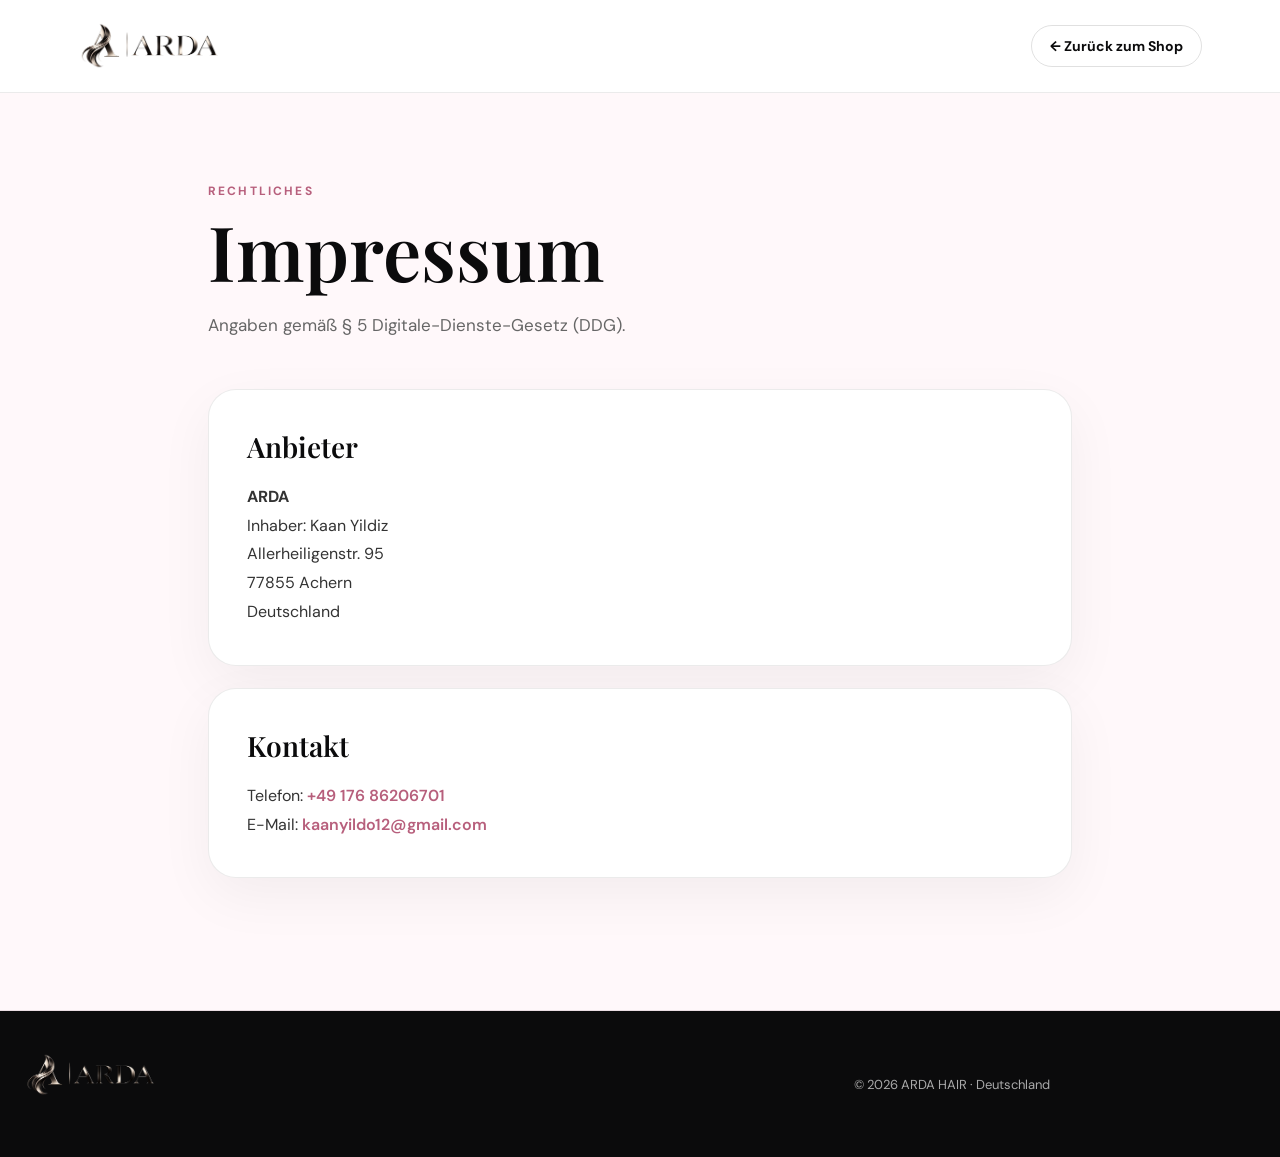
<file: impressum.html>
<!doctype html>
<html lang="de">

<head>
  <meta charset="utf-8">
  <meta name="viewport" content="width=device-width, initial-scale=1">

  <title>Impressum — ARDA HAIR</title>

  <meta
    name="description"
    content="Impressum und Anbieterinformationen von ARDA HAIR."
  >

  <link rel="canonical" href="https://ardahair.com/impressum.html" />

  <link
    rel="icon"
    type="image/png"
    href="assets/arda-favicon.png?v=2"
  >

  <link rel="stylesheet" href="assets/style.css">

  <style>
    .legal-page {
      min-height: 100vh;
      background: #fff8fa;
      color: #0b0b0c;
    }

    .legal-header {
      background: #fff;
      border-bottom: 1px solid rgba(0,0,0,.08);
    }

    .legal-header-inner {
      max-width: 1180px;
      margin: 0 auto;
      min-height: 92px;
      padding: 0 28px;
      display: flex;
      align-items: center;
      justify-content: space-between;
      gap: 24px;
    }

    .legal-logo img {
      width: 140px;
      height: auto;
      display: block;
    }

    .legal-back {
      color: #0b0b0c;
      text-decoration: none;
      font-weight: 700;
      font-size: 14px;
      border: 1px solid rgba(0,0,0,.12);
      border-radius: 999px;
      padding: 11px 18px;
      transition: .2s ease;
    }

    .legal-back:hover {
      background: #0b0b0c;
      color: #fff;
    }

    .legal-main {
      max-width: 920px;
      margin: 0 auto;
      padding: 90px 28px 110px;
    }

    .legal-kicker {
      color: #b75f7c;
      font-size: 12px;
      letter-spacing: .18em;
      font-weight: 700;
      margin-bottom: 14px;
    }

    .legal-main h1 {
      margin: 0 0 22px;
      font-family: "Playfair Display", serif;
      font-size: clamp(44px, 7vw, 76px);
      line-height: 1;
      font-weight: 600;
    }

    .legal-intro {
      max-width: 680px;
      margin: 0 0 48px;
      color: #666;
      font-size: 17px;
      line-height: 1.75;
    }

    .legal-card {
      background: #fff;
      border: 1px solid rgba(0,0,0,.08);
      border-radius: 28px;
      padding: 38px;
      box-shadow: 0 18px 55px rgba(0,0,0,.05);
      margin-bottom: 22px;
    }

    .legal-card h2 {
      margin: 0 0 18px;
      font-family: "Playfair Display", serif;
      font-size: 28px;
    }

    .legal-card p {
      margin: 0;
      line-height: 1.8;
      color: #333;
    }

    .legal-card a {
      color: #b75f7c;
      font-weight: 600;
      text-decoration: none;
    }

    .legal-card a:hover {
      text-decoration: underline;
    }

    .legal-footer {
      background: #0b0b0c;
      color: #fff;
      text-align: center;
      padding: 42px 24px;
    }

    .legal-footer img {
      width: 130px;
      margin-bottom: 18px;
    }

    .legal-footer p {
      color: rgba(255,255,255,.65);
      margin: 0;
      font-size: 13px;
    }

    @media (max-width: 640px) {
      .legal-header-inner {
        min-height: 76px;
        padding: 0 18px;
      }

      .legal-logo img {
        width: 110px;
      }

      .legal-main {
        padding: 65px 18px 80px;
      }

      .legal-card {
        padding: 26px 22px;
        border-radius: 22px;
      }
    }
  </style>

</head>

<body class="legal-page">

  <header class="legal-header">

    <div class="legal-header-inner">

      <a
        href="index.html"
        class="legal-logo"
        aria-label="ARDA HAIR"
      >
        <img
          src="assets/arda-logo.png"
          alt="ARDA HAIR"
        >
      </a>

      <a
        href="index.html"
        class="legal-back"
      >
        ← Zurück zum Shop
      </a>

    </div>

  </header>


  <main class="legal-main">

    <div class="legal-kicker">
      RECHTLICHES
    </div>

    <h1>
      Impressum
    </h1>

    <p class="legal-intro">
      Angaben gemäß § 5 Digitale-Dienste-Gesetz (DDG).
    </p>


    <section class="legal-card">

      <h2>
        Anbieter
      </h2>

      <p>
        <strong>ARDA</strong><br>
        Inhaber: Kaan Yildiz<br>
        Allerheiligenstr. 95<br>
        77855 Achern<br>
        Deutschland
      </p>

    </section>


    <section class="legal-card">

      <h2>
        Kontakt
      </h2>

      <p>
        Telefon:
        <a href="tel:+4917686206701">
          +49 176 86206701
        </a>
        <br>

        E-Mail:
        <a href="mailto:kaanyildo12@gmail.com">
          kaanyildo12@gmail.com
        </a>
      </p>

    </section>

  </main>


  <footer class="legal-footer">

    <a href="index.html">
      <img
        src="assets/arda-logo.png"
        alt="ARDA HAIR"
      >
    </a>

    <p>
      © 2026 ARDA HAIR · Deutschland
    </p>

  </footer>

</body>
</html>
</file>
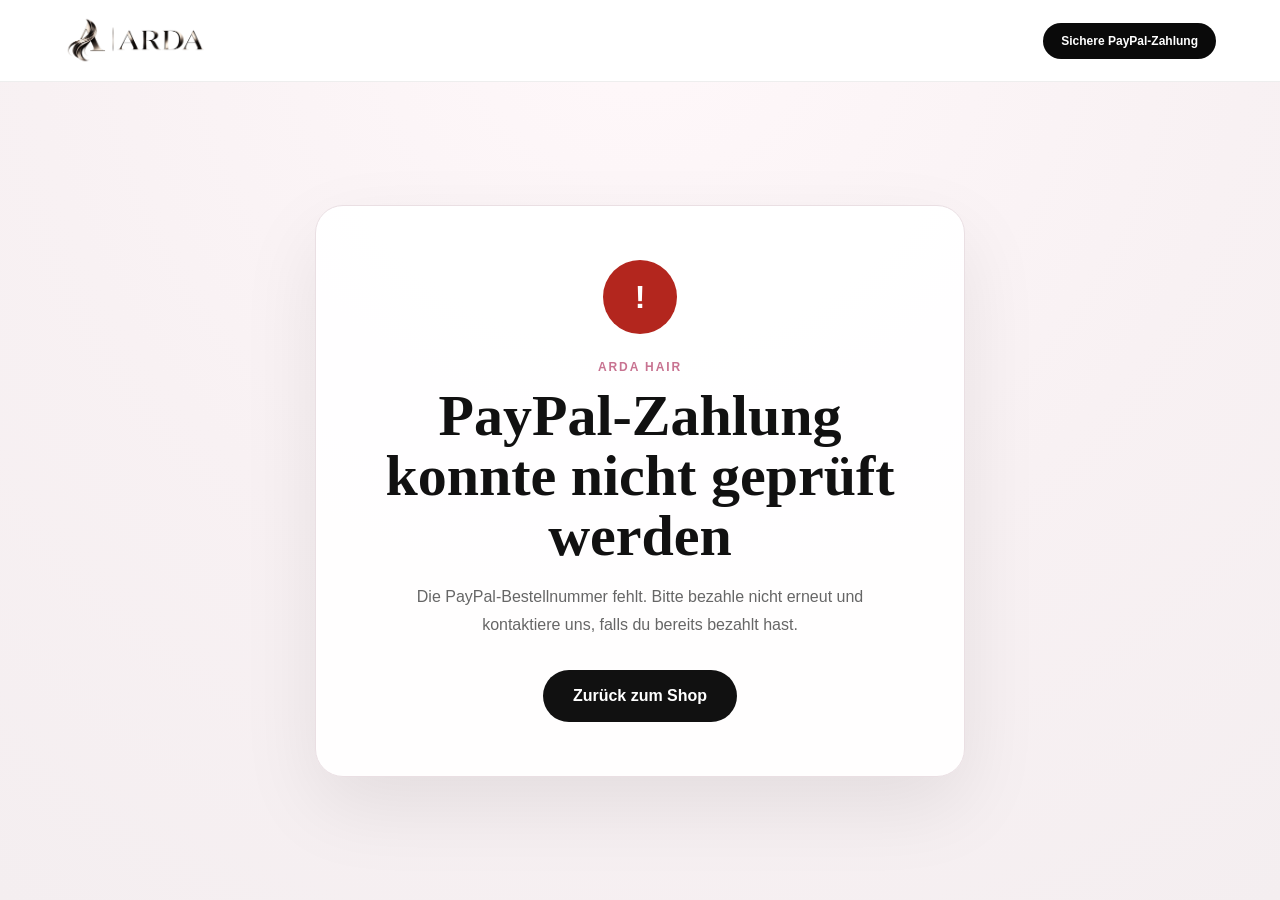
<file: paypal-return.html>
<!doctype html>
<html lang="de">

<head>
  <meta charset="utf-8">
  <meta
    name="viewport"
    content="width=device-width, initial-scale=1"
  >

  <meta name="robots" content="noindex, nofollow">



  <title>
    PayPal-Zahlung — ARDA HAIR
  </title>

  <link
    rel="icon"
    type="image/png"
    href="assets/arda-favicon.png?v=2"
  >

  <style>
    * {
      box-sizing: border-box;
    }

    body {
      margin: 0;
      min-height: 100vh;
      font-family: Arial, sans-serif;
      background:
        radial-gradient(
          circle at top,
          #fff8fa,
          #f8f1f3 55%,
          #f4eef0
        );
      color: #111;
    }

    .header {
      height: 82px;
      display: flex;
      align-items: center;
      justify-content: space-between;
      padding: 0 5vw;
      background: #fff;
      border-bottom: 1px solid #eee;
    }

    .logo img {
      width: 140px;
      display: block;
    }

    .secure {
      background: #0a0a0a;
      color: #fff;
      padding: 11px 18px;
      border-radius: 999px;
      font-size: 12px;
      font-weight: 700;
    }

    .main {
      min-height:
        calc(100vh - 82px);
      display: grid;
      place-items: center;
      padding: 50px 20px;
    }

    .card {
      width:
        min(650px, 100%);
      padding: 54px 42px;
      text-align: center;
      background:
        rgba(255,255,255,.96);
      border:
        1px solid #eadfe3;
      border-radius: 28px;
      box-shadow:
        0 30px 80px
        rgba(0,0,0,.08);
    }

    .icon {
      width: 74px;
      height: 74px;
      margin:
        0 auto 26px;
      display: grid;
      place-items: center;
      border-radius: 50%;
      background: #111;
      color: #fff;
      font-size: 32px;
      font-weight: 700;
    }

    .kicker {
      display: block;
      margin-bottom: 12px;
      color: #c87391;
      font-size: 12px;
      font-weight: 800;
      letter-spacing: .16em;
    }

    h1 {
      margin:
        0 0 18px;
      font-family:
        Georgia, serif;
      font-size:
        clamp(
          38px,
          6vw,
          58px
        );
      line-height: 1.03;
    }

    .message {
      max-width: 510px;
      margin: 0 auto;
      color: #666;
      font-size: 16px;
      line-height: 1.7;
    }

    .details {
      display: none;
      margin-top: 34px;
      padding: 22px;
      background: #faf7f8;
      border:
        1px solid #eee2e6;
      border-radius: 18px;
    }

    .details.show {
      display: block;
    }

    .row {
      display: flex;
      justify-content:
        space-between;
      gap: 20px;
      padding: 8px 0;
      text-align: left;
    }

    .row span {
      color: #777;
    }

    .row strong {
      text-align: right;
    }

    .actions {
      display: none;
      margin-top: 32px;
    }

    .actions.show {
      display: block;
    }

    .button {
      display: inline-flex;
      align-items: center;
      justify-content: center;
      min-height: 52px;
      padding: 0 30px;
      border-radius: 999px;
      background: #111;
      color: #fff;
      text-decoration: none;
      font-weight: 700;
    }

    .error .icon {
      background: #b3261e;
    }

    @media (
      max-width: 600px
    ) {

      .header {
        padding:
          0 20px;
      }

      .logo img {
        width: 115px;
      }

      .secure {
        font-size: 10px;
        padding:
          9px 12px;
      }

      .card {
        padding:
          40px 22px;
        border-radius: 22px;
      }

      .row {
        flex-direction:
          column;
        gap: 4px;
      }

      .row strong {
        text-align: left;
      }

    }
  </style>
</head>

<body>

  <header class="header">

    <a
      class="logo"
      href="index.html"
    >
      <img
        src="assets/arda-logo.png"
        alt="ARDA HAIR"
      >
    </a>

    <div class="secure">
      Sichere PayPal-Zahlung
    </div>

  </header>


  <main class="main">

    <section
      class="card"
      id="card"
    >

      <div
        class="icon"
        id="icon"
      >
        …
      </div>

      <span class="kicker">
        ARDA HAIR
      </span>

      <h1 id="title">
        Zahlung wird bestätigt
      </h1>

      <p
        class="message"
        id="message"
      >
        Einen Moment bitte.
        Wir bestätigen deine
        PayPal-Zahlung sicher.
      </p>


      <div
        class="details"
        id="details"
      >

        <div class="row">
          <span>
            Bestellnummer
          </span>

          <strong id="orderNumber">
            —
          </strong>
        </div>

        <div class="row">
          <span>
            Gesamtbetrag
          </span>

          <strong id="orderTotal">
            —
          </strong>
        </div>

        <div class="row">
          <span>Status</span>

          <strong>
            Bezahlt
          </strong>
        </div>

      </div>


      <div
        class="actions"
        id="actions"
      >

        <a
          href="index.html"
          class="button"
        >
          Zurück zum Shop
        </a>

      </div>

    </section>

  </main>


  <script>

    function formatMoney(
      cents,
      currency
    ) {

      return new Intl.NumberFormat(
        'de-DE',
        {
          style:
            'currency',

          currency:
            currency || 'EUR'
        }
      ).format(
        Number(cents || 0) /
        100
      );

    }


    async function capturePayPal() {

      const params =
        new URLSearchParams(
          window.location.search
        );


      const paypalOrderId =
        params.get('token');


      const card =
        document.getElementById(
          'card'
        );

      const icon =
        document.getElementById(
          'icon'
        );

      const title =
        document.getElementById(
          'title'
        );

      const message =
        document.getElementById(
          'message'
        );

      const details =
        document.getElementById(
          'details'
        );

      const actions =
        document.getElementById(
          'actions'
        );


      if (!paypalOrderId) {

        card.classList.add(
          'error'
        );

        icon.textContent =
          '!';

        title.textContent =
          'PayPal-Zahlung konnte nicht geprüft werden';

        message.textContent =
          'Die PayPal-Bestellnummer fehlt. Bitte bezahle nicht erneut und kontaktiere uns, falls du bereits bezahlt hast.';

        actions.classList.add(
          'show'
        );

        return;

      }


      try {

        const response =
          await fetch(
            '/api/capture-paypal-order',
            {
              method:
                'POST',

              headers: {
                'Content-Type':
                  'application/json'
              },

              body:
                JSON.stringify({
                  paypalOrderId
                })
            }
          );


        const data =
          await response
            .json()
            .catch(
              () => ({})
            );


        if (
          !response.ok ||
          !data.ok ||
          data.paymentStatus !==
            'paid'
        ) {

          throw new Error(
            'CAPTURE_FAILED'
          );

        }


        localStorage.removeItem(
          'ardaHairCart'
        );


        icon.textContent =
          '✓';

        title.textContent =
          'Vielen Dank!';

        message.textContent =
          'Deine PayPal-Zahlung war erfolgreich und deine Bestellung wurde bestätigt.';


        document
          .getElementById(
            'orderNumber'
          )
          .textContent =
            data.orderNumber;


        document
          .getElementById(
            'orderTotal'
          )
          .textContent =
            formatMoney(
              data.totalCents,
              data.currency
            );


        details.classList.add(
          'show'
        );

        actions.classList.add(
          'show'
        );


      } catch (error) {

        card.classList.add(
          'error'
        );

        icon.textContent =
          '!';

        title.textContent =
          'Bestätigung noch nicht verfügbar';

        message.textContent =
          'Die Zahlung konnte gerade nicht sicher bestätigt werden. Bitte bezahle nicht erneut. Lade diese Seite in wenigen Sekunden neu.';

        actions.classList.add(
          'show'
        );

      }

    }


    capturePayPal();

  </script>

</body>
</html>
</file>
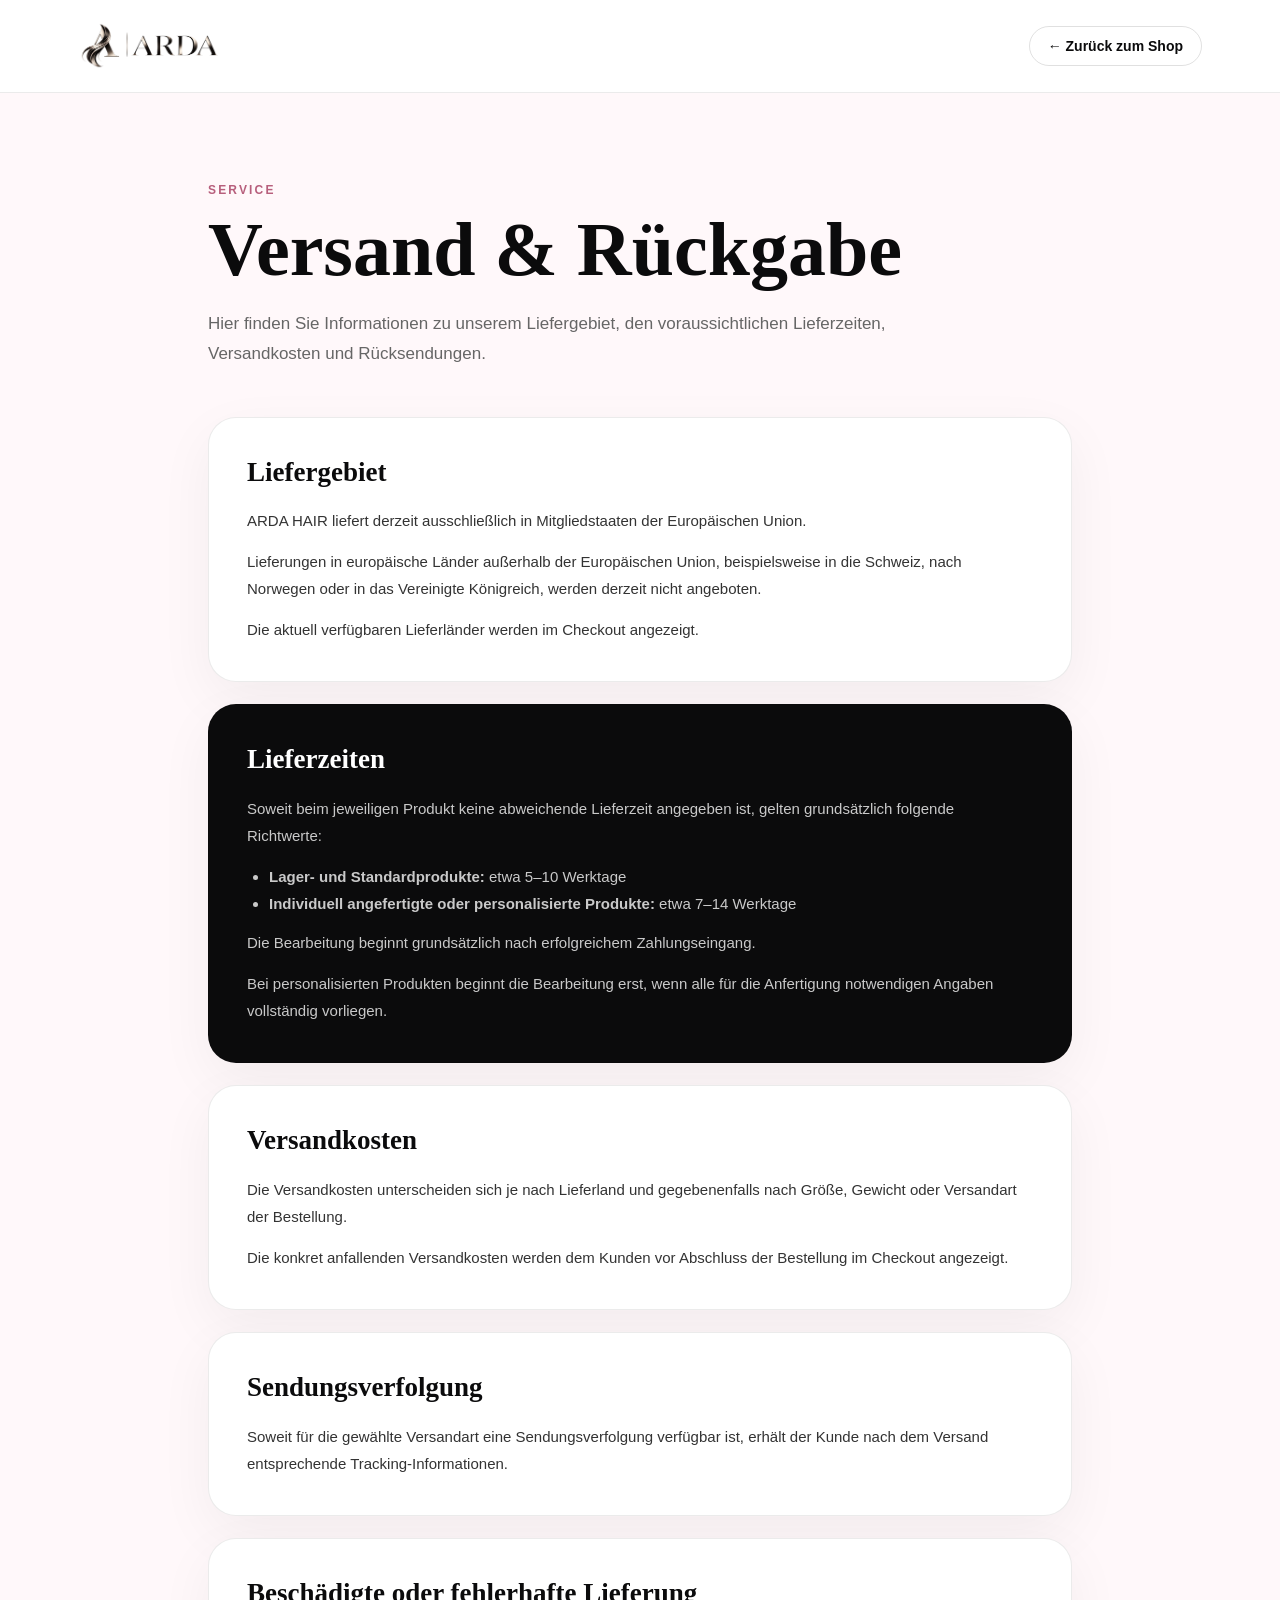
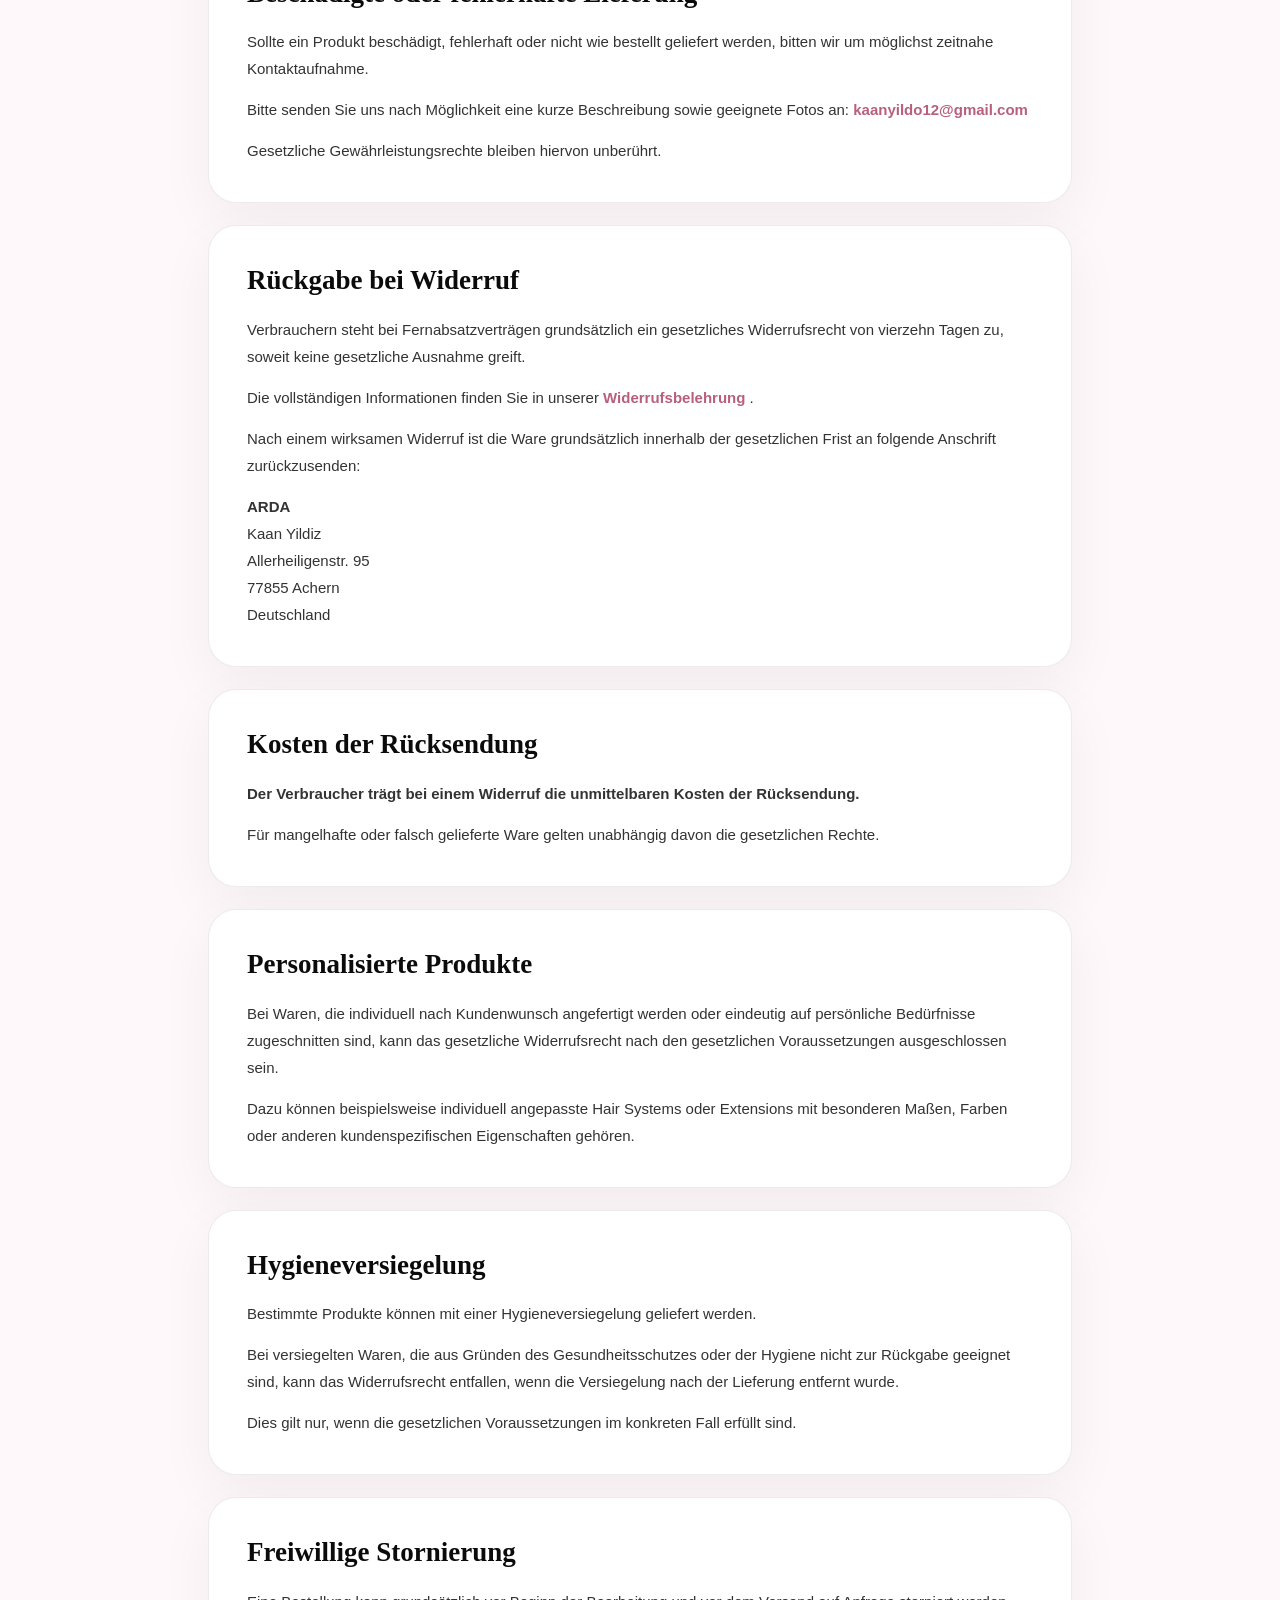
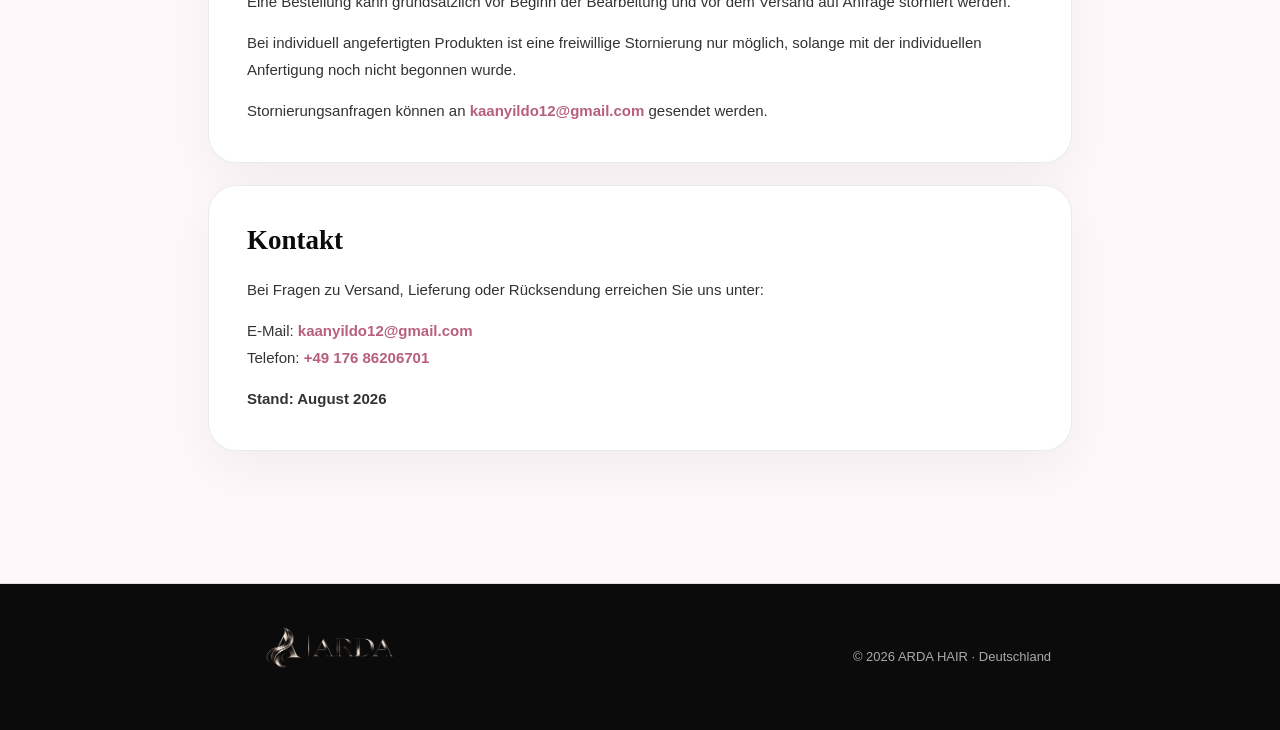
<file: versand-rueckgabe.html>
<!doctype html>
<html lang="de">

<head>
  <meta charset="utf-8">
  <meta name="viewport" content="width=device-width, initial-scale=1">

  <title>Versand & Rückgabe — ARDA HAIR</title>

  <meta
    name="description"
    content="Informationen zu Versand, Lieferzeiten und Rückgabe bei ARDA HAIR."
  >

  <link rel="canonical" href="https://ardahair.com/versand-rueckgabe.html" />

  <link
    rel="icon"
    type="image/png"
    href="assets/arda-favicon.png?v=2"
  >

  <link rel="stylesheet" href="assets/style.css">

  <style>
    .legal-page {
      min-height: 100vh;
      margin: 0;
      background: #fff8fa;
      color: #0b0b0c;
      font-family: Arial, Helvetica, sans-serif;
    }

    .legal-header {
      background: #fff;
      border-bottom: 1px solid rgba(0,0,0,.08);
    }

    .legal-header-inner {
      max-width: 1180px;
      min-height: 92px;
      margin: 0 auto;
      padding: 0 28px;
      display: flex;
      align-items: center;
      justify-content: space-between;
      gap: 24px;
    }

    .legal-logo img {
      width: 140px;
      height: auto;
      display: block;
    }

    .legal-back {
      color: #0b0b0c;
      text-decoration: none;
      font-weight: 700;
      font-size: 14px;
      border: 1px solid rgba(0,0,0,.12);
      border-radius: 999px;
      padding: 11px 18px;
      transition: .2s ease;
    }

    .legal-back:hover {
      background: #0b0b0c;
      color: #fff;
    }

    .legal-main {
      max-width: 920px;
      margin: 0 auto;
      padding: 90px 28px 110px;
    }

    .legal-kicker {
      color: #b75f7c;
      font-size: 12px;
      letter-spacing: .18em;
      font-weight: 700;
      margin-bottom: 14px;
    }

    .legal-main h1 {
      margin: 0 0 22px;
      font-family: Georgia, "Times New Roman", serif;
      font-size: clamp(44px, 7vw, 76px);
      line-height: 1;
      font-weight: 600;
    }

    .legal-intro {
      max-width: 720px;
      margin: 0 0 48px;
      color: #666;
      font-size: 17px;
      line-height: 1.75;
    }

    .legal-card {
      background: #fff;
      border: 1px solid rgba(0,0,0,.08);
      border-radius: 28px;
      padding: 38px;
      box-shadow: 0 18px 55px rgba(0,0,0,.05);
      margin-bottom: 22px;
    }

    .legal-card h2 {
      margin: 0 0 18px;
      font-family: Georgia, "Times New Roman", serif;
      font-size: 27px;
      line-height: 1.25;
    }

    .legal-card p,
    .legal-card li {
      color: #333;
      line-height: 1.8;
      font-size: 15px;
    }

    .legal-card p {
      margin: 0 0 14px;
    }

    .legal-card p:last-child {
      margin-bottom: 0;
    }

    .legal-card ul {
      padding-left: 22px;
      margin: 12px 0;
    }

    .legal-card a {
      color: #b75f7c;
      font-weight: 600;
      text-decoration: none;
    }

    .legal-card a:hover {
      text-decoration: underline;
    }

    .shipping-highlight {
      background: #0b0b0c;
      color: #fff;
    }

    .shipping-highlight h2 {
      color: #fff;
    }

    .shipping-highlight p,
    .shipping-highlight li {
      color: rgba(255,255,255,.78);
    }

    .legal-footer {
      background: #0b0b0c;
      color: #fff;
      text-align: center;
      padding: 42px 24px;
    }

    .legal-footer img {
      width: 130px;
      margin: 0 auto 18px;
    }

    .legal-footer p {
      color: rgba(255,255,255,.65);
      margin: 0;
      font-size: 13px;
    }

    @media (max-width: 640px) {
      .legal-header-inner {
        min-height: 76px;
        padding: 0 18px;
      }

      .legal-logo img {
        width: 110px;
      }

      .legal-main {
        padding: 65px 18px 80px;
      }

      .legal-card {
        padding: 26px 22px;
        border-radius: 22px;
      }
    }
  </style>
</head>

<body class="legal-page">

  <header class="legal-header">
    <div class="legal-header-inner">

      <a
        href="index.html"
        class="legal-logo"
        aria-label="ARDA HAIR"
      >
        <img
          src="assets/arda-logo.png"
          alt="ARDA HAIR"
        >
      </a>

      <a
        href="index.html"
        class="legal-back"
      >
        ← Zurück zum Shop
      </a>

    </div>
  </header>


  <main class="legal-main">

    <div class="legal-kicker">
      SERVICE
    </div>

    <h1>
      Versand & Rückgabe
    </h1>

    <p class="legal-intro">
      Hier finden Sie Informationen zu unserem Liefergebiet,
      den voraussichtlichen Lieferzeiten,
      Versandkosten und Rücksendungen.
    </p>


    <section class="legal-card">

      <h2>Liefergebiet</h2>

      <p>
        ARDA HAIR liefert derzeit ausschließlich
        in Mitgliedstaaten der Europäischen Union.
      </p>

      <p>
        Lieferungen in europäische Länder außerhalb
        der Europäischen Union,
        beispielsweise in die Schweiz,
        nach Norwegen oder in das Vereinigte Königreich,
        werden derzeit nicht angeboten.
      </p>

      <p>
        Die aktuell verfügbaren Lieferländer
        werden im Checkout angezeigt.
      </p>

    </section>


    <section class="legal-card shipping-highlight">

      <h2>Lieferzeiten</h2>

      <p>
        Soweit beim jeweiligen Produkt
        keine abweichende Lieferzeit angegeben ist,
        gelten grundsätzlich folgende Richtwerte:
      </p>

      <ul>
        <li>
          <strong>Lager- und Standardprodukte:</strong>
          etwa 5–10 Werktage
        </li>

        <li>
          <strong>Individuell angefertigte oder personalisierte Produkte:</strong>
          etwa 7–14 Werktage
        </li>
      </ul>

      <p>
        Die Bearbeitung beginnt grundsätzlich
        nach erfolgreichem Zahlungseingang.
      </p>

      <p>
        Bei personalisierten Produkten beginnt
        die Bearbeitung erst,
        wenn alle für die Anfertigung notwendigen
        Angaben vollständig vorliegen.
      </p>

    </section>


    <section class="legal-card">

      <h2>Versandkosten</h2>

      <p>
        Die Versandkosten unterscheiden sich
        je nach Lieferland und gegebenenfalls
        nach Größe, Gewicht oder Versandart der Bestellung.
      </p>

      <p>
        Die konkret anfallenden Versandkosten
        werden dem Kunden vor Abschluss der Bestellung
        im Checkout angezeigt.
      </p>

    </section>


    <section class="legal-card">

      <h2>Sendungsverfolgung</h2>

      <p>
        Soweit für die gewählte Versandart
        eine Sendungsverfolgung verfügbar ist,
        erhält der Kunde nach dem Versand
        entsprechende Tracking-Informationen.
      </p>

    </section>


    <section class="legal-card">

      <h2>Beschädigte oder fehlerhafte Lieferung</h2>

      <p>
        Sollte ein Produkt beschädigt,
        fehlerhaft oder nicht wie bestellt geliefert werden,
        bitten wir um möglichst zeitnahe Kontaktaufnahme.
      </p>

      <p>
        Bitte senden Sie uns nach Möglichkeit
        eine kurze Beschreibung sowie geeignete Fotos
        an:
        <a href="mailto:kaanyildo12@gmail.com">
          kaanyildo12@gmail.com
        </a>
      </p>

      <p>
        Gesetzliche Gewährleistungsrechte
        bleiben hiervon unberührt.
      </p>

    </section>


    <section class="legal-card">

      <h2>Rückgabe bei Widerruf</h2>

      <p>
        Verbrauchern steht bei Fernabsatzverträgen
        grundsätzlich ein gesetzliches Widerrufsrecht
        von vierzehn Tagen zu,
        soweit keine gesetzliche Ausnahme greift.
      </p>

      <p>
        Die vollständigen Informationen
        finden Sie in unserer
        <a href="widerruf.html">
          Widerrufsbelehrung
        </a>.
      </p>

      <p>
        Nach einem wirksamen Widerruf
        ist die Ware grundsätzlich innerhalb
        der gesetzlichen Frist an folgende Anschrift
        zurückzusenden:
      </p>

      <p>
        <strong>ARDA</strong><br>
        Kaan Yildiz<br>
        Allerheiligenstr. 95<br>
        77855 Achern<br>
        Deutschland
      </p>

    </section>


    <section class="legal-card">

      <h2>Kosten der Rücksendung</h2>

      <p>
        <strong>
          Der Verbraucher trägt bei einem Widerruf
          die unmittelbaren Kosten der Rücksendung.
        </strong>
      </p>

      <p>
        Für mangelhafte oder falsch gelieferte Ware
        gelten unabhängig davon die gesetzlichen Rechte.
      </p>

    </section>


    <section class="legal-card">

      <h2>Personalisierte Produkte</h2>

      <p>
        Bei Waren,
        die individuell nach Kundenwunsch angefertigt werden
        oder eindeutig auf persönliche Bedürfnisse
        zugeschnitten sind,
        kann das gesetzliche Widerrufsrecht
        nach den gesetzlichen Voraussetzungen ausgeschlossen sein.
      </p>

      <p>
        Dazu können beispielsweise individuell angepasste
        Hair Systems oder Extensions mit besonderen
        Maßen, Farben oder anderen
        kundenspezifischen Eigenschaften gehören.
      </p>

    </section>


    <section class="legal-card">

      <h2>Hygieneversiegelung</h2>

      <p>
        Bestimmte Produkte können mit einer
        Hygieneversiegelung geliefert werden.
      </p>

      <p>
        Bei versiegelten Waren,
        die aus Gründen des Gesundheitsschutzes
        oder der Hygiene nicht zur Rückgabe geeignet sind,
        kann das Widerrufsrecht entfallen,
        wenn die Versiegelung nach der Lieferung entfernt wurde.
      </p>

      <p>
        Dies gilt nur,
        wenn die gesetzlichen Voraussetzungen
        im konkreten Fall erfüllt sind.
      </p>

    </section>


    <section class="legal-card">

      <h2>Freiwillige Stornierung</h2>

      <p>
        Eine Bestellung kann grundsätzlich
        vor Beginn der Bearbeitung
        und vor dem Versand auf Anfrage storniert werden.
      </p>

      <p>
        Bei individuell angefertigten Produkten
        ist eine freiwillige Stornierung nur möglich,
        solange mit der individuellen Anfertigung
        noch nicht begonnen wurde.
      </p>

      <p>
        Stornierungsanfragen können an
        <a href="mailto:kaanyildo12@gmail.com">
          kaanyildo12@gmail.com
        </a>
        gesendet werden.
      </p>

    </section>


    <section class="legal-card">

      <h2>Kontakt</h2>

      <p>
        Bei Fragen zu Versand,
        Lieferung oder Rücksendung erreichen Sie uns unter:
      </p>

      <p>
        E-Mail:
        <a href="mailto:kaanyildo12@gmail.com">
          kaanyildo12@gmail.com
        </a>
        <br>

        Telefon:
        <a href="tel:+4917686206701">
          +49 176 86206701
        </a>
      </p>

      <p>
        <strong>Stand: August 2026</strong>
      </p>

    </section>

  </main>


  <footer class="legal-footer">

    <a href="index.html">
      <img
        src="assets/arda-logo.png"
        alt="ARDA HAIR"
      >
    </a>

    <p>
      © 2026 ARDA HAIR · Deutschland
    </p>

  </footer>

</body>
</html>
</file>
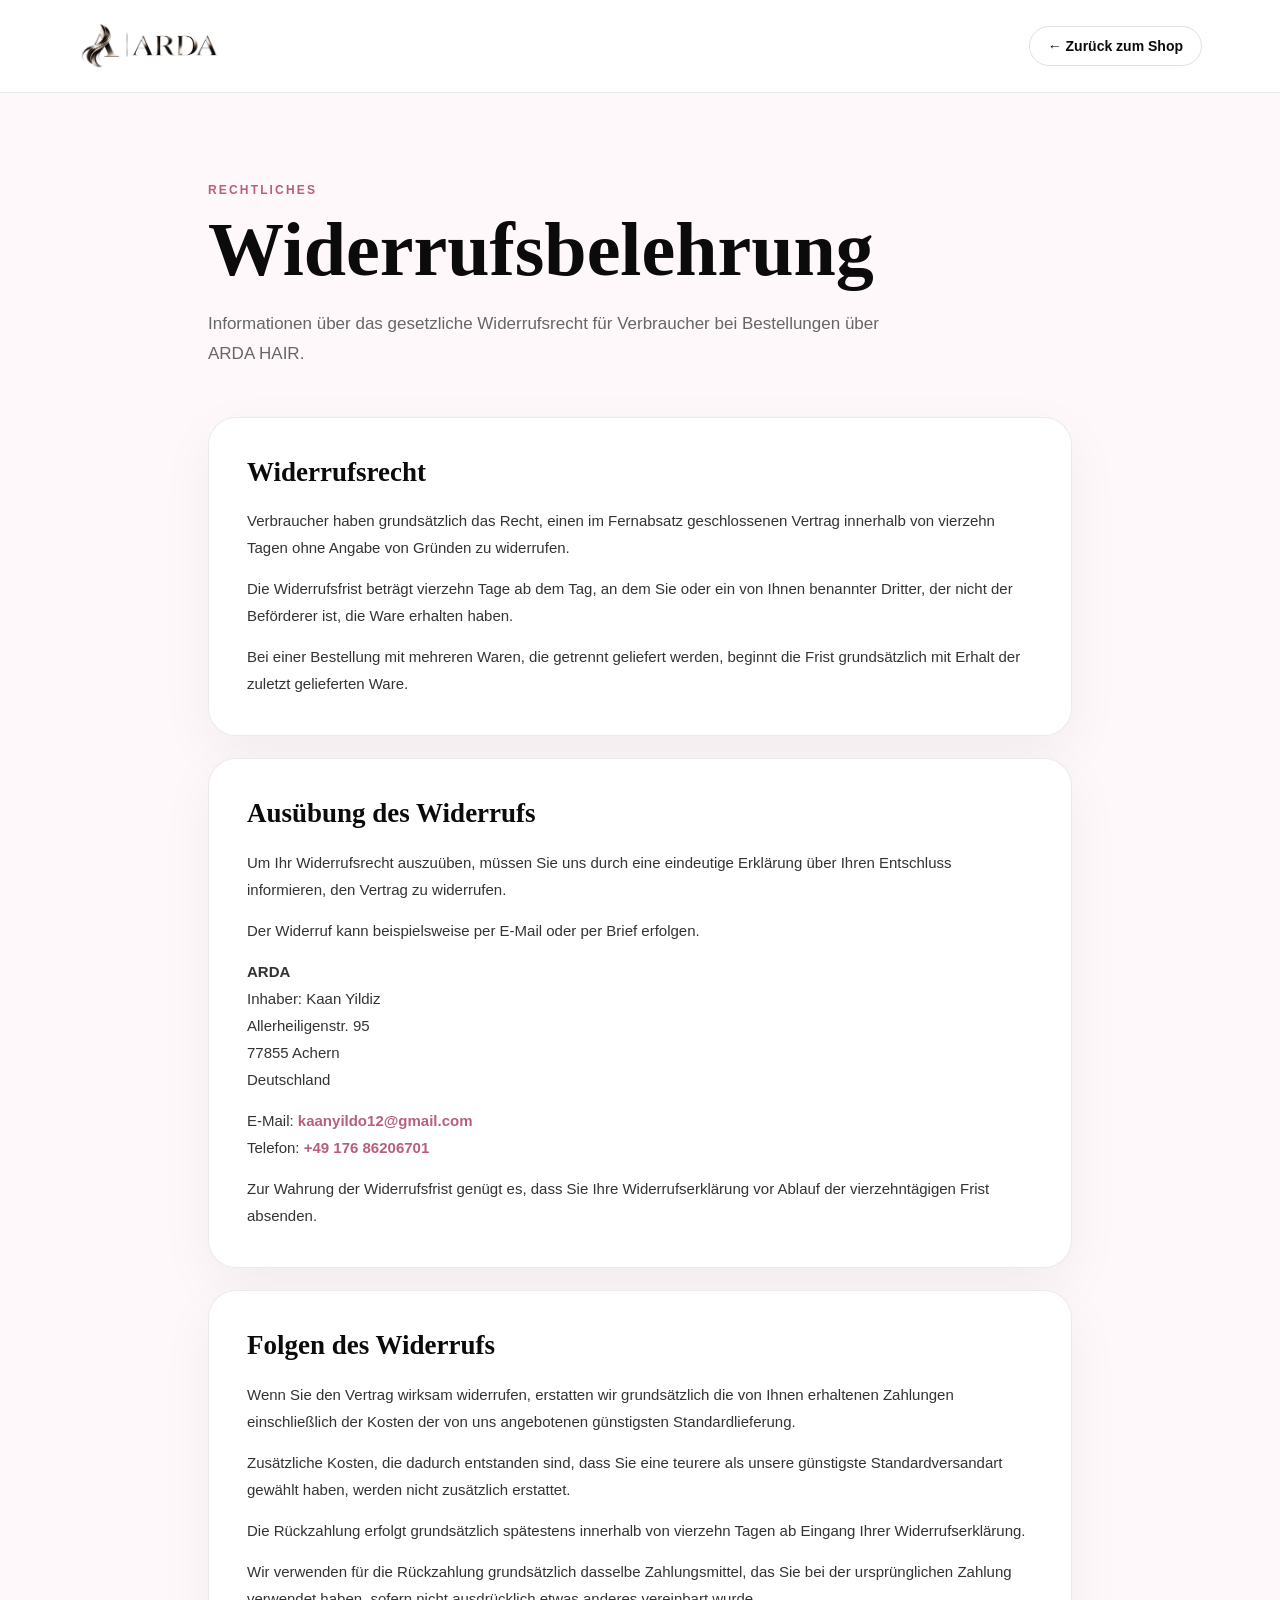
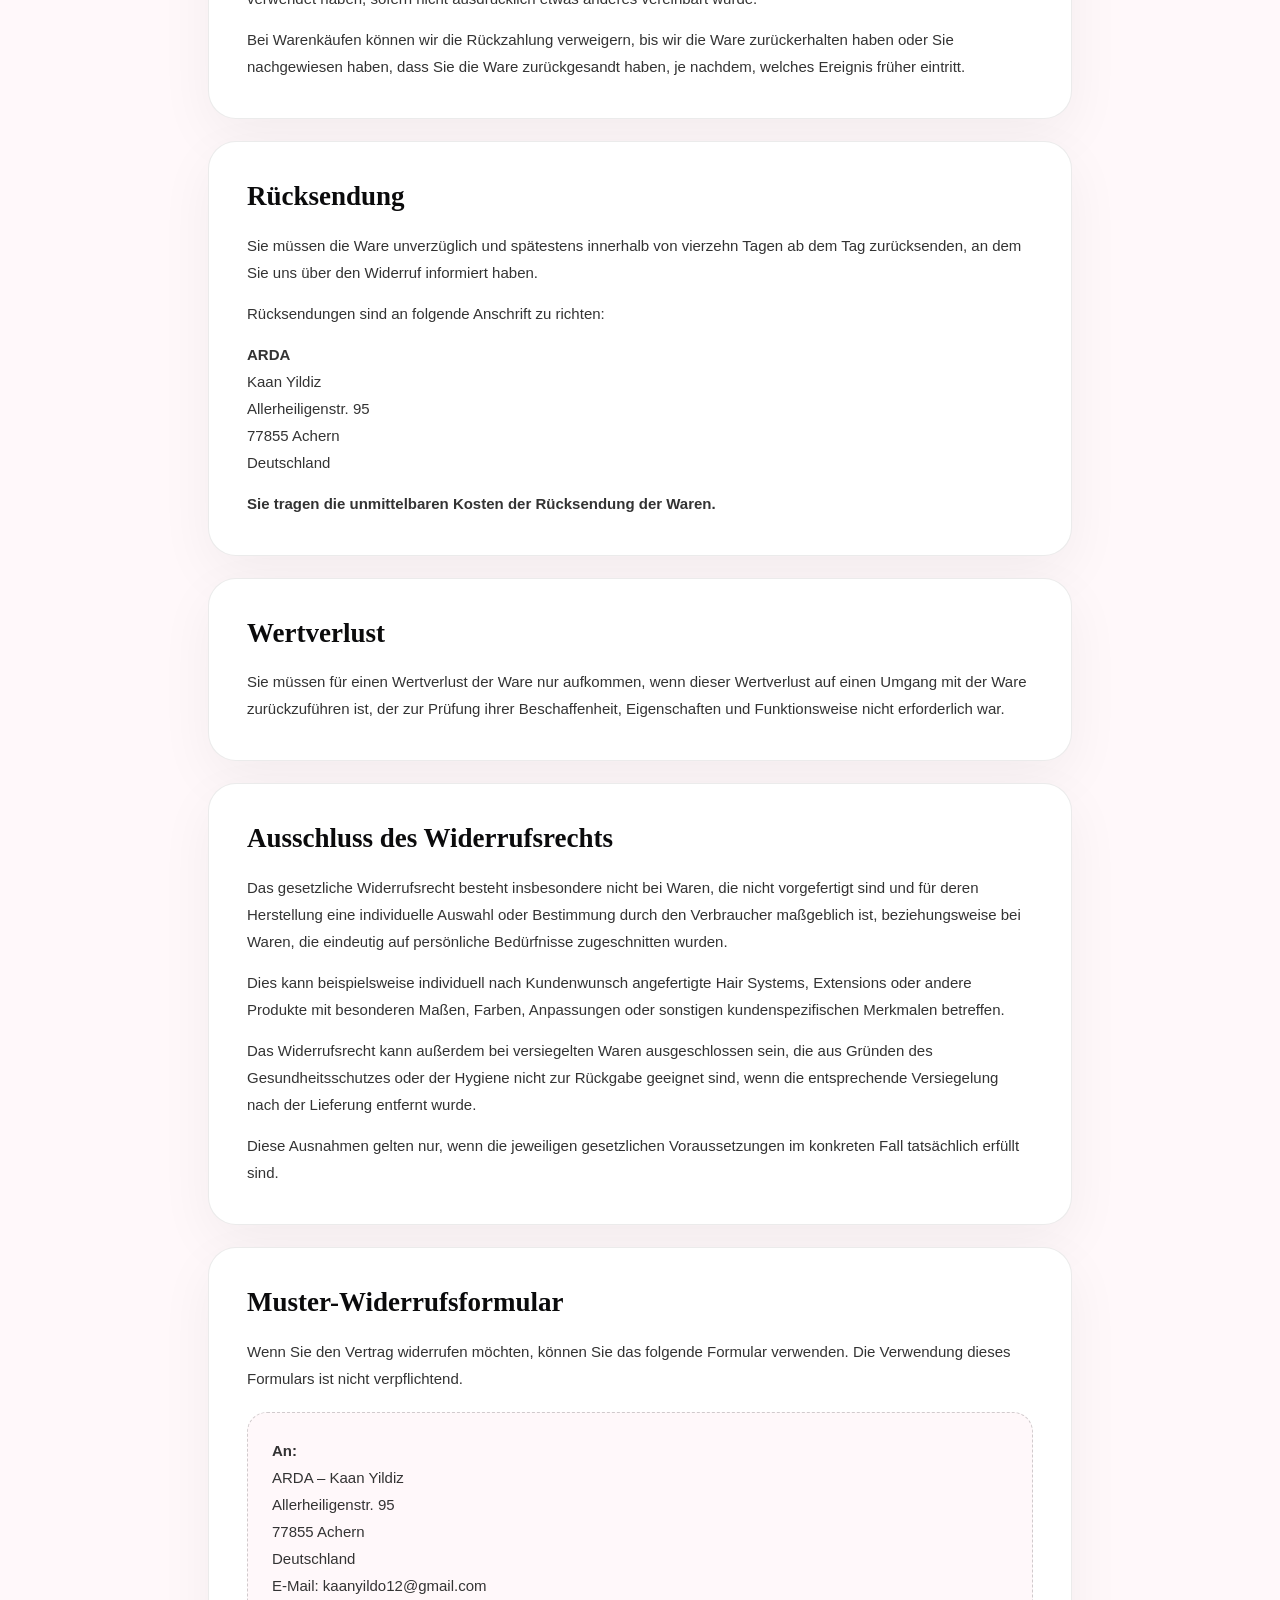
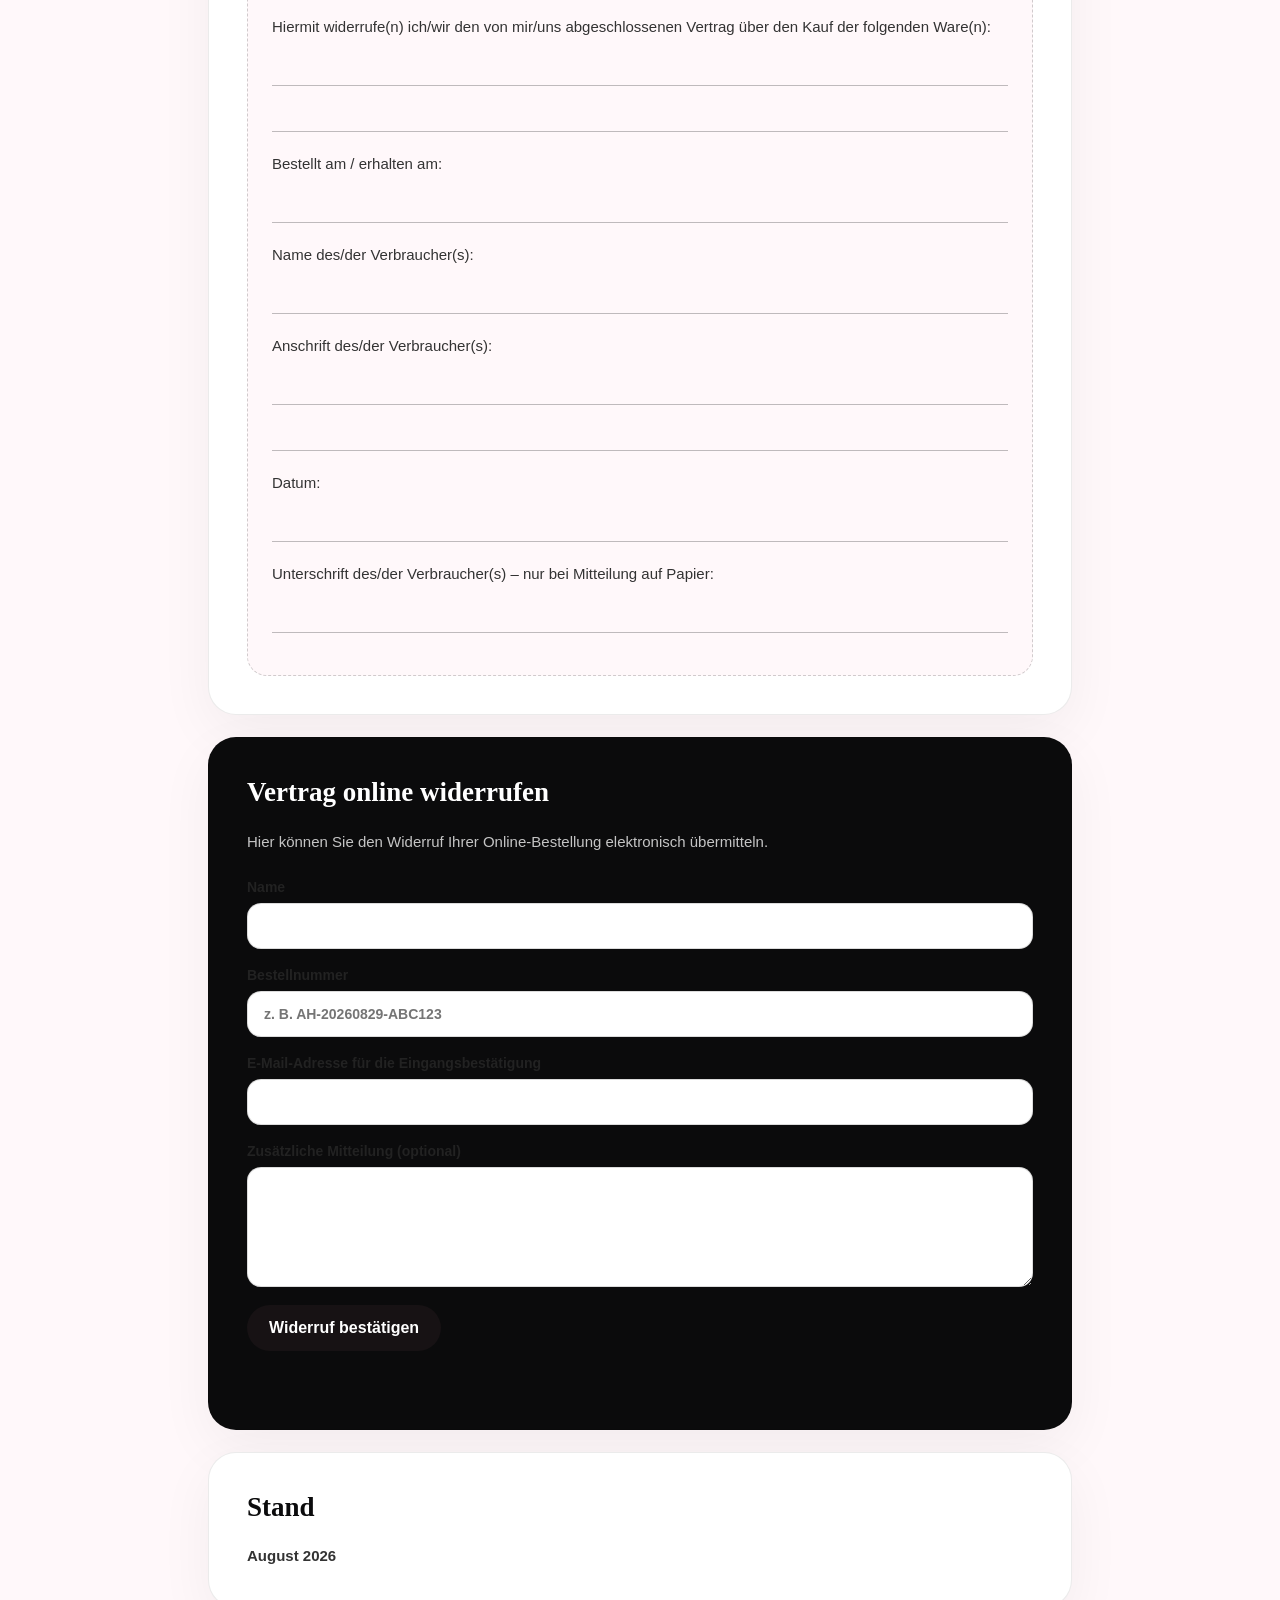
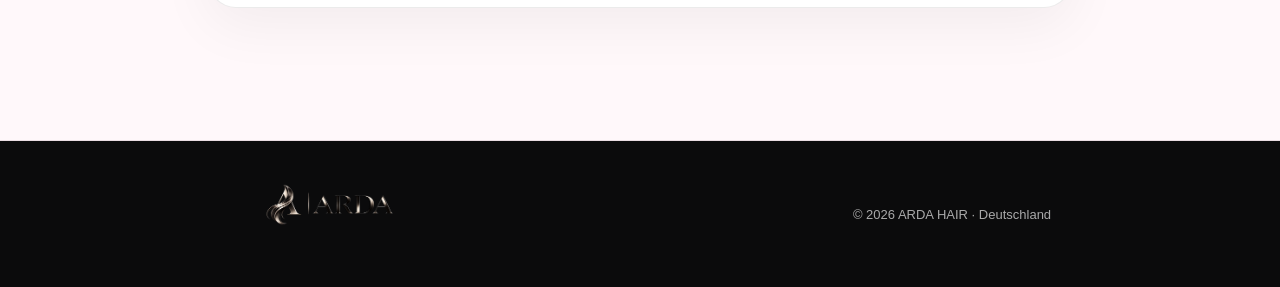
<file: widerruf.html>
<!doctype html>
<html lang="de">

<head>
  <meta charset="utf-8">
  <meta name="viewport" content="width=device-width, initial-scale=1">

  <title>Widerrufsbelehrung — ARDA HAIR</title>

  <meta
    name="description"
    content="Widerrufsbelehrung und Muster-Widerrufsformular von ARDA HAIR."
  >

  <link rel="canonical" href="https://ardahair.com/widerruf.html" />

  <link
    rel="icon"
    type="image/png"
    href="assets/arda-favicon.png?v=2"
  >

  <link rel="stylesheet" href="assets/style.css">

  <style>
    .legal-page {
      min-height: 100vh;
      margin: 0;
      background: #fff8fa;
      color: #0b0b0c;
      font-family: Arial, Helvetica, sans-serif;
    }

    .legal-header {
      background: #fff;
      border-bottom: 1px solid rgba(0,0,0,.08);
    }

    .legal-header-inner {
      max-width: 1180px;
      min-height: 92px;
      margin: 0 auto;
      padding: 0 28px;
      display: flex;
      align-items: center;
      justify-content: space-between;
      gap: 24px;
    }

    .legal-logo img {
      width: 140px;
      height: auto;
      display: block;
    }

    .legal-back {
      color: #0b0b0c;
      text-decoration: none;
      font-weight: 700;
      font-size: 14px;
      border: 1px solid rgba(0,0,0,.12);
      border-radius: 999px;
      padding: 11px 18px;
      transition: .2s ease;
    }

    .legal-back:hover {
      background: #0b0b0c;
      color: #fff;
    }

    .legal-main {
      max-width: 920px;
      margin: 0 auto;
      padding: 90px 28px 110px;
    }

    .legal-kicker {
      color: #b75f7c;
      font-size: 12px;
      letter-spacing: .18em;
      font-weight: 700;
      margin-bottom: 14px;
    }

    .legal-main h1 {
      margin: 0 0 22px;
      font-family: Georgia, "Times New Roman", serif;
      font-size: clamp(44px, 7vw, 76px);
      line-height: 1;
      font-weight: 600;
    }

    .legal-intro {
      max-width: 720px;
      margin: 0 0 48px;
      color: #666;
      font-size: 17px;
      line-height: 1.75;
    }

    .legal-card {
      background: #fff;
      border: 1px solid rgba(0,0,0,.08);
      border-radius: 28px;
      padding: 38px;
      box-shadow: 0 18px 55px rgba(0,0,0,.05);
      margin-bottom: 22px;
    }

    .legal-card h2 {
      margin: 0 0 18px;
      font-family: Georgia, "Times New Roman", serif;
      font-size: 27px;
      line-height: 1.25;
    }

    .legal-card h3 {
      margin: 26px 0 12px;
      font-size: 17px;
    }

    .legal-card p,
    .legal-card li {
      color: #333;
      line-height: 1.8;
      font-size: 15px;
    }

    .legal-card p {
      margin: 0 0 14px;
    }

    .legal-card p:last-child {
      margin-bottom: 0;
    }

    .legal-card ul {
      padding-left: 22px;
    }

    .legal-card a {
      color: #b75f7c;
      font-weight: 600;
      text-decoration: none;
    }

    .legal-card a:hover {
      text-decoration: underline;
    }

    .form-box {
      margin-top: 20px;
      padding: 24px;
      border: 1px dashed rgba(0,0,0,.18);
      border-radius: 20px;
      background: #fff8fa;
    }

    .form-line {
      display: block;
      margin: 18px 0;
      border-bottom: 1px solid rgba(0,0,0,.25);
      min-height: 28px;
    }

    .legal-warning {
      background: #0b0b0c;
      color: #fff;
    }

    .legal-warning h2,
    .legal-warning p {
      color: #fff;
    }

    .legal-warning p {
      color: rgba(255,255,255,.76);
    }

    .legal-footer {
      background: #0b0b0c;
      color: #fff;
      text-align: center;
      padding: 42px 24px;
    }

    .legal-footer img {
      width: 130px;
      margin: 0 auto 18px;
    }

    .legal-footer p {
      color: rgba(255,255,255,.65);
      margin: 0;
      font-size: 13px;
    }

    @media (max-width: 640px) {
      .legal-header-inner {
        min-height: 76px;
        padding: 0 18px;
      }

      .legal-logo img {
        width: 110px;
      }

      .legal-main {
        padding: 65px 18px 80px;
      }

      .legal-card {
        padding: 26px 22px;
        border-radius: 22px;
      }
    }
  
    .withdrawal-form {
      display: grid;
      gap: 18px;
      margin-top: 24px;
    }

    .withdrawal-form label {
      display: grid;
      gap: 8px;
      color: #222;
      font-size: 14px;
      font-weight: 700;
    }

    .withdrawal-form input,
    .withdrawal-form textarea {
      width: 100%;
      box-sizing: border-box;
      padding: 14px 16px;
      border: 1px solid rgba(0,0,0,.14);
      border-radius: 14px;
      background: #fff;
      color: #171214;
      font: inherit;
    }

    .withdrawal-form textarea {
      min-height: 120px;
      resize: vertical;
    }

    .withdrawal-form button {
      justify-self: start;
      padding: 14px 22px;
      border: 0;
      border-radius: 999px;
      background: #171214;
      color: #fff;
      font: inherit;
      font-weight: 800;
      cursor: pointer;
    }

    .withdrawal-form button:disabled {
      opacity: .55;
      cursor: wait;
    }

    .withdrawal-form-status {
      min-height: 22px;
      margin: 0;
      font-size: 14px;
    }
</style>
</head>

<body class="legal-page">

  <header class="legal-header">
    <div class="legal-header-inner">

      <a
        href="index.html"
        class="legal-logo"
        aria-label="ARDA HAIR"
      >
        <img
          src="assets/arda-logo.png"
          alt="ARDA HAIR"
        >
      </a>

      <a
        href="index.html"
        class="legal-back"
      >
        ← Zurück zum Shop
      </a>

    </div>
  </header>


  <main class="legal-main">

    <div class="legal-kicker">
      RECHTLICHES
    </div>

    <h1>
      Widerrufsbelehrung
    </h1>

    <p class="legal-intro">
      Informationen über das gesetzliche Widerrufsrecht
      für Verbraucher bei Bestellungen über ARDA HAIR.
    </p>


    <section class="legal-card">

      <h2>Widerrufsrecht</h2>

      <p>
        Verbraucher haben grundsätzlich das Recht,
        einen im Fernabsatz geschlossenen Vertrag
        innerhalb von vierzehn Tagen ohne Angabe von Gründen
        zu widerrufen.
      </p>

      <p>
        Die Widerrufsfrist beträgt vierzehn Tage ab dem Tag,
        an dem Sie oder ein von Ihnen benannter Dritter,
        der nicht der Beförderer ist,
        die Ware erhalten haben.
      </p>

      <p>
        Bei einer Bestellung mit mehreren Waren,
        die getrennt geliefert werden,
        beginnt die Frist grundsätzlich mit Erhalt
        der zuletzt gelieferten Ware.
      </p>

    </section>


    <section class="legal-card">

      <h2>Ausübung des Widerrufs</h2>

      <p>
        Um Ihr Widerrufsrecht auszuüben,
        müssen Sie uns durch eine eindeutige Erklärung
        über Ihren Entschluss informieren,
        den Vertrag zu widerrufen.
      </p>

      <p>
        Der Widerruf kann beispielsweise per E-Mail
        oder per Brief erfolgen.
      </p>

      <p>
        <strong>ARDA</strong><br>
        Inhaber: Kaan Yildiz<br>
        Allerheiligenstr. 95<br>
        77855 Achern<br>
        Deutschland
      </p>

      <p>
        E-Mail:
        <a href="mailto:kaanyildo12@gmail.com">
          kaanyildo12@gmail.com
        </a>
        <br>

        Telefon:
        <a href="tel:+4917686206701">
          +49 176 86206701
        </a>
      </p>

      <p>
        Zur Wahrung der Widerrufsfrist genügt es,
        dass Sie Ihre Widerrufserklärung
        vor Ablauf der vierzehntägigen Frist absenden.
      </p>

    </section>


    <section class="legal-card">

      <h2>Folgen des Widerrufs</h2>

      <p>
        Wenn Sie den Vertrag wirksam widerrufen,
        erstatten wir grundsätzlich die von Ihnen
        erhaltenen Zahlungen einschließlich der Kosten
        der von uns angebotenen günstigsten Standardlieferung.
      </p>

      <p>
        Zusätzliche Kosten,
        die dadurch entstanden sind,
        dass Sie eine teurere als unsere günstigste
        Standardversandart gewählt haben,
        werden nicht zusätzlich erstattet.
      </p>

      <p>
        Die Rückzahlung erfolgt grundsätzlich
        spätestens innerhalb von vierzehn Tagen
        ab Eingang Ihrer Widerrufserklärung.
      </p>

      <p>
        Wir verwenden für die Rückzahlung grundsätzlich
        dasselbe Zahlungsmittel,
        das Sie bei der ursprünglichen Zahlung verwendet haben,
        sofern nicht ausdrücklich etwas anderes vereinbart wurde.
      </p>

      <p>
        Bei Warenkäufen können wir die Rückzahlung verweigern,
        bis wir die Ware zurückerhalten haben
        oder Sie nachgewiesen haben,
        dass Sie die Ware zurückgesandt haben,
        je nachdem, welches Ereignis früher eintritt.
      </p>

    </section>


    <section class="legal-card">

      <h2>Rücksendung</h2>

      <p>
        Sie müssen die Ware unverzüglich
        und spätestens innerhalb von vierzehn Tagen
        ab dem Tag zurücksenden,
        an dem Sie uns über den Widerruf informiert haben.
      </p>

      <p>
        Rücksendungen sind an folgende Anschrift zu richten:
      </p>

      <p>
        <strong>ARDA</strong><br>
        Kaan Yildiz<br>
        Allerheiligenstr. 95<br>
        77855 Achern<br>
        Deutschland
      </p>

      <p>
        <strong>
          Sie tragen die unmittelbaren Kosten
          der Rücksendung der Waren.
        </strong>
      </p>

    </section>


    <section class="legal-card">

      <h2>Wertverlust</h2>

      <p>
        Sie müssen für einen Wertverlust der Ware
        nur aufkommen,
        wenn dieser Wertverlust auf einen Umgang
        mit der Ware zurückzuführen ist,
        der zur Prüfung ihrer Beschaffenheit,
        Eigenschaften und Funktionsweise
        nicht erforderlich war.
      </p>

    </section>


    <section class="legal-card">

      <h2>Ausschluss des Widerrufsrechts</h2>

      <p>
        Das gesetzliche Widerrufsrecht besteht
        insbesondere nicht bei Waren,
        die nicht vorgefertigt sind
        und für deren Herstellung eine individuelle Auswahl
        oder Bestimmung durch den Verbraucher maßgeblich ist,
        beziehungsweise bei Waren,
        die eindeutig auf persönliche Bedürfnisse
        zugeschnitten wurden.
      </p>

      <p>
        Dies kann beispielsweise individuell
        nach Kundenwunsch angefertigte Hair Systems,
        Extensions oder andere Produkte
        mit besonderen Maßen, Farben,
        Anpassungen oder sonstigen
        kundenspezifischen Merkmalen betreffen.
      </p>

      <p>
        Das Widerrufsrecht kann außerdem
        bei versiegelten Waren ausgeschlossen sein,
        die aus Gründen des Gesundheitsschutzes
        oder der Hygiene nicht zur Rückgabe geeignet sind,
        wenn die entsprechende Versiegelung
        nach der Lieferung entfernt wurde.
      </p>

      <p>
        Diese Ausnahmen gelten nur,
        wenn die jeweiligen gesetzlichen Voraussetzungen
        im konkreten Fall tatsächlich erfüllt sind.
      </p>

    </section>


    <section class="legal-card">

      <h2>Muster-Widerrufsformular</h2>

      <p>
        Wenn Sie den Vertrag widerrufen möchten,
        können Sie das folgende Formular verwenden.
        Die Verwendung dieses Formulars ist nicht verpflichtend.
      </p>

      <div class="form-box">

        <p>
          <strong>An:</strong><br>
          ARDA – Kaan Yildiz<br>
          Allerheiligenstr. 95<br>
          77855 Achern<br>
          Deutschland<br>
          E-Mail: kaanyildo12@gmail.com
        </p>

        <p>
          Hiermit widerrufe(n) ich/wir den von mir/uns
          abgeschlossenen Vertrag über den Kauf
          der folgenden Ware(n):
        </p>

        <span class="form-line"></span>
        <span class="form-line"></span>

        <p>Bestellt am / erhalten am:</p>
        <span class="form-line"></span>

        <p>Name des/der Verbraucher(s):</p>
        <span class="form-line"></span>

        <p>Anschrift des/der Verbraucher(s):</p>
        <span class="form-line"></span>
        <span class="form-line"></span>

        <p>Datum:</p>
        <span class="form-line"></span>

        <p>
          Unterschrift des/der Verbraucher(s)
          – nur bei Mitteilung auf Papier:
        </p>
        <span class="form-line"></span>

      </div>

    </section>


    <section class="legal-card legal-warning">

      <h2>Vertrag online widerrufen</h2>

      <p>
        Hier können Sie den Widerruf Ihrer Online-Bestellung elektronisch übermitteln.
      </p>

      <form id="withdrawalForm" class="withdrawal-form">

        <label>
          Name
          <input
            id="withdrawalName"
            name="name"
            type="text"
            autocomplete="name"
            required
          >
        </label>

        <label>
          Bestellnummer
          <input
            id="withdrawalOrderNumber"
            name="orderNumber"
            type="text"
            placeholder="z. B. AH-20260829-ABC123"
            required
          >
        </label>

        <label>
          E-Mail-Adresse für die Eingangsbestätigung
          <input
            id="withdrawalEmail"
            name="email"
            type="email"
            autocomplete="email"
            required
          >
        </label>

        <label>
          Zusätzliche Mitteilung (optional)
          <textarea
            id="withdrawalMessage"
            name="message"
          ></textarea>
        </label>

        <button id="withdrawalSubmit" type="submit">
          Widerruf bestätigen
        </button>

        <p
          id="withdrawalStatus"
          class="withdrawal-form-status"
          aria-live="polite"
        ></p>

      </form>

    </section>


    <section class="legal-card">

      <h2>Stand</h2>

      <p>
        <strong>August 2026</strong>
      </p>

    </section>

  </main>


  <footer class="legal-footer">

    <a href="index.html">
      <img
        src="assets/arda-logo.png"
        alt="ARDA HAIR"
      >
    </a>

    <p>
      © 2026 ARDA HAIR · Deutschland
    </p>

  </footer>

<script>
(() => {

  const form =
    document.getElementById('withdrawalForm');

  if (!form) return;

  const submit =
    document.getElementById('withdrawalSubmit');

  const status =
    document.getElementById('withdrawalStatus');


  form.addEventListener(
    'submit',
    async (event) => {

      event.preventDefault();

      submit.disabled = true;

      status.textContent =
        'Widerruf wird übermittelt...';


      try {

        const response =
          await fetch(
            '/api/create-withdrawal-request',
            {
              method: 'POST',

              headers: {
                'Content-Type':
                  'application/json'
              },

              body: JSON.stringify({
                name:
                  document.getElementById(
                    'withdrawalName'
                  ).value,

                orderNumber:
                  document.getElementById(
                    'withdrawalOrderNumber'
                  ).value,

                email:
                  document.getElementById(
                    'withdrawalEmail'
                  ).value,

                message:
                  document.getElementById(
                    'withdrawalMessage'
                  ).value
              })
            }
          );


        const data =
          await response.json();


        if (!response.ok) {

          status.textContent =
            'Der Widerruf konnte nicht übermittelt werden. Bitte prüfen Sie Bestellnummer und E-Mail-Adresse.';

          return;

        }


        const receivedAt =
          data.receivedAt
            ? new Date(
                data.receivedAt
              ).toLocaleString('de-DE')
            : new Date()
                .toLocaleString('de-DE');


        status.textContent =
          'Ihr Widerruf wurde am ' +
          receivedAt +
          ' erfolgreich übermittelt.';


        form.reset();

      } catch (error) {

        status.textContent =
          'Der Widerruf konnte momentan nicht übermittelt werden. Bitte versuchen Sie es erneut.';

      } finally {

        submit.disabled = false;

      }

    }
  );

})();
</script>
</body>
</html>
</file>
<file: assets/style.css>
@font-face {
  font-family: 'DM Sans';
  src: url('./fonts/dm-sans-400.ttf') format('truetype');
  font-style: normal;
  font-weight: 400;
  font-display: swap;
}

@font-face {
  font-family: 'DM Sans';
  src: url('./fonts/dm-sans-500.ttf') format('truetype');
  font-style: normal;
  font-weight: 500;
  font-display: swap;
}

@font-face {
  font-family: 'DM Sans';
  src: url('./fonts/dm-sans-600.ttf') format('truetype');
  font-style: normal;
  font-weight: 600;
  font-display: swap;
}

@font-face {
  font-family: 'DM Sans';
  src: url('./fonts/dm-sans-700.ttf') format('truetype');
  font-style: normal;
  font-weight: 700;
  font-display: swap;
}

@font-face {
  font-family: 'Playfair Display';
  src: url('./fonts/playfair-display-500.ttf') format('truetype');
  font-style: normal;
  font-weight: 500;
  font-display: swap;
}

@font-face {
  font-family: 'Playfair Display';
  src: url('./fonts/playfair-display-600.ttf') format('truetype');
  font-style: normal;
  font-weight: 600;
  font-display: swap;
}
:root{--ink:#17130f;--cream:#f5f0e8;--paper:#fffdf9;--muted:#756d64;--line:#ded6cb;--accent:#b28a5b;--radius:26px;--shadow:0 20px 60px rgba(32,22,14,.14)}
*{box-sizing:border-box}html{scroll-behavior:smooth}body{margin:0;font-family:'DM Sans',sans-serif;background:var(--paper);color:var(--ink)}img{display:block;width:100%}a{text-decoration:none;color:inherit}button,input{font:inherit}.announcement{height:34px;background:var(--ink);color:#fff;text-align:center;font-size:12px;letter-spacing:.08em;display:grid;place-items:center}.site-header{height:76px;display:flex;align-items:center;justify-content:space-between;padding:0 4vw;background:rgba(255,253,249,.9);backdrop-filter:blur(16px);position:sticky;top:0;z-index:50;border-bottom:1px solid rgba(222,214,203,.7)}.brand{font-family:'Playfair Display',serif;font-size:24px;letter-spacing:.08em}.brand span{font-family:'DM Sans',sans-serif;font-size:10px;letter-spacing:.3em;margin-left:4px}.desktop-nav{display:flex;gap:30px;font-size:14px}.desktop-nav a{position:relative}.desktop-nav a:after{content:"";position:absolute;left:0;right:100%;bottom:-6px;height:1px;background:var(--ink);transition:.3s}.desktop-nav a:hover:after{right:0}.header-actions{display:flex;align-items:center;gap:8px}.lang-switch,.icon-btn,.menu-btn{border:1px solid var(--line);background:white;border-radius:999px;height:38px;padding:0 14px;cursor:pointer}.menu-btn{display:none}.hero{min-height:calc(100vh - 110px);position:relative;display:flex;align-items:end;overflow:hidden}.hero-image-wrap,.hero-overlay{position:absolute;inset:0}.hero-image{height:100%;object-fit:cover;object-position:center 52%}.hero-overlay{background:linear-gradient(90deg,rgba(20,14,10,.7) 0%,rgba(20,14,10,.24) 55%,rgba(20,14,10,.08) 100%),linear-gradient(0deg,rgba(20,14,10,.45),transparent 50%)}.hero-content{position:relative;z-index:2;color:white;max-width:760px;padding:8vw 6vw}.eyebrow,.section-kicker{font-size:12px;letter-spacing:.18em;font-weight:700}.hero h1{font:500 clamp(48px,7vw,96px)/.98 'Playfair Display',serif;margin:14px 0 24px}.hero h1 em{font-weight:500}.hero-copy{max-width:610px;font-size:18px;line-height:1.65;color:rgba(255,255,255,.86)}.hero-actions{display:flex;gap:12px;margin-top:30px;flex-wrap:wrap}.btn{display:inline-flex;align-items:center;justify-content:center;min-height:50px;padding:0 22px;border-radius:999px;border:1px solid transparent;cursor:pointer;transition:.25s;font-weight:600}.btn.primary{background:var(--ink);color:white}.hero .btn.primary{background:white;color:var(--ink)}.btn.ghost{border-color:rgba(255,255,255,.55);color:white}.btn:hover{transform:translateY(-2px)}.hero-note{position:absolute;right:4vw;bottom:4vw;z-index:2;color:white;font-size:12px;letter-spacing:.12em}.trust-strip{display:grid;grid-template-columns:repeat(4,1fr);border-bottom:1px solid var(--line)}.trust-strip div{padding:28px 4vw;display:flex;gap:14px;border-right:1px solid var(--line);font-size:14px}.trust-strip strong{color:var(--accent)}.section{padding:110px 6vw}.intro-grid{display:grid;grid-template-columns:1.2fr .8fr;gap:8vw;align-items:end}.intro h2,.gallery-section h2,.shop-section h2,.newsletter h2{font:500 clamp(42px,5vw,72px)/1.05 'Playfair Display',serif;margin:14px 0}.intro p,.section-head p,.shop-panel p,.newsletter p{color:var(--muted);font-size:17px;line-height:1.75}.feature-grid{display:grid;grid-template-columns:1.3fr .7fr;grid-template-rows:460px 330px;gap:18px;background:var(--cream)}.feature-card{position:relative;overflow:hidden;border-radius:var(--radius);background:white}.feature-card.large{grid-row:span 2}.feature-card img{height:100%;object-fit:cover;transition:transform .7s}.feature-card:hover img{transform:scale(1.035)}.card-copy{position:absolute;left:28px;right:28px;bottom:26px;background:rgba(255,253,249,.88);backdrop-filter:blur(14px);padding:20px;border-radius:18px}.card-copy span{font-size:11px;letter-spacing:.14em}.card-copy h3{font:500 28px/1.1 'Playfair Display',serif;margin:8px 0 0}.text-card{padding:38px;display:flex;flex-direction:column;justify-content:center}.text-card h3{font:500 32px/1.2 'Playfair Display',serif;margin:10px 0}.text-card p{color:var(--muted);line-height:1.7}.quote-mark{font:60px 'Playfair Display',serif;color:var(--accent)}.section-head{display:flex;justify-content:space-between;gap:8vw;align-items:end;margin-bottom:38px}.section-head p{max-width:480px}.masonry{columns:4 260px;column-gap:14px}.gallery-item{break-inside:avoid;margin:0 0 14px;border-radius:18px;overflow:hidden;cursor:zoom-in;position:relative;background:#eee}.gallery-item img{transition:transform .45s}.gallery-item:hover img{transform:scale(1.03)}.gallery-item:after{content:'↗';position:absolute;right:12px;top:12px;width:34px;height:34px;border-radius:50%;display:grid;place-items:center;background:rgba(255,255,255,.86);opacity:0;transition:.25s}.gallery-item:hover:after{opacity:1}.shop-section{background:var(--ink);color:white}.shop-panel{display:grid;grid-template-columns:1.3fr .7fr;gap:8vw;align-items:center;border:1px solid rgba(255,255,255,.14);border-radius:var(--radius);padding:60px}.shop-panel p{color:rgba(255,255,255,.67)}.empty-shop{min-height:260px;background:rgba(255,255,255,.06);border:1px dashed rgba(255,255,255,.28);border-radius:22px;display:flex;flex-direction:column;align-items:center;justify-content:center;text-align:center;gap:10px}.empty-icon{font-size:44px}.empty-shop span{color:rgba(255,255,255,.6)}.newsletter{display:grid;grid-template-columns:1fr 1fr;gap:5vw;align-items:center}.notify-form{display:flex;border-bottom:1px solid var(--ink);padding-bottom:10px}.notify-form input{flex:1;border:0;outline:0;background:transparent;font-size:17px}.notify-form .btn{min-height:46px}.form-msg{grid-column:2;color:var(--muted);font-size:14px}footer{padding:60px 6vw;border-top:1px solid var(--line);display:grid;grid-template-columns:1fr 1fr;gap:16px;align-items:center}.footer-brand{font-size:28px}.footer-links{display:flex;gap:22px;justify-content:end;font-size:13px;color:var(--muted)}footer p,footer small{color:var(--muted)}footer small{text-align:right}.drawer{position:fixed;z-index:100;top:0;right:-100%;width:min(420px,90vw);height:100vh;background:var(--paper);padding:80px 35px;transition:.35s;box-shadow:var(--shadow);display:flex;flex-direction:column;gap:24px}.drawer.open{right:0}.drawer a{font:500 34px 'Playfair Display',serif}.drawer-close{position:absolute;right:22px;top:22px;width:42px;height:42px;border-radius:50%;border:1px solid var(--line);background:white;font-size:24px}.backdrop{position:fixed;inset:0;background:rgba(12,9,7,.38);z-index:90;opacity:0;pointer-events:none;transition:.25s}.backdrop.show{opacity:1;pointer-events:auto}.lightbox{position:fixed;inset:0;z-index:120;background:rgba(10,8,7,.92);display:none;place-items:center;padding:6vw}.lightbox.show{display:grid}.lightbox img{max-width:92vw;max-height:86vh;object-fit:contain}.lightbox button{position:absolute;right:24px;top:24px;border:0;background:transparent;color:white;font-size:40px}.reveal{opacity:0;transform:translateY(28px);transition:.7s ease}.reveal.visible{opacity:1;transform:none}
@media(max-width:900px){.desktop-nav{display:none}.menu-btn{display:block}.icon-btn{font-size:0}.icon-btn span{font-size:13px}.hero{min-height:78vh}.hero-content{padding:80px 6vw}.hero-note{display:none}.trust-strip{grid-template-columns:1fr 1fr}.intro-grid,.shop-panel,.newsletter{grid-template-columns:1fr}.feature-grid{grid-template-columns:1fr;grid-template-rows:520px 360px auto}.feature-card.large{grid-row:auto}.text-card{min-height:320px}.form-msg{grid-column:1}.section{padding:78px 5vw}.shop-panel{padding:34px}.section-head{display:block}footer{grid-template-columns:1fr}.footer-links{justify-content:start}footer small{text-align:left}}
@media(max-width:600px){.site-header{height:66px;padding:0 18px}.brand{font-size:21px}.announcement{font-size:10px}.lang-switch{padding:0 11px}.hero h1{font-size:52px}.hero-copy{font-size:16px}.trust-strip{grid-template-columns:1fr}.trust-strip div{padding:18px}.section{padding:65px 18px}.feature-grid{padding-left:18px;padding-right:18px}.feature-grid{grid-template-rows:420px 300px auto}.card-copy h3{font-size:22px}.masonry{columns:2 145px;column-gap:8px}.gallery-item{margin-bottom:8px;border-radius:12px}.shop-panel{padding:24px}.notify-form{display:block;border:0}.notify-form input{width:100%;border-bottom:1px solid var(--ink);padding:14px 0;margin-bottom:14px}.notify-form .btn{width:100%}.header-actions{gap:5px}.menu-btn,.lang-switch,.icon-btn{height:36px}.hero-actions .btn{width:100%}}

/* Three-language selector */
.lang-picker{display:flex;align-items:center;gap:3px;border:1px solid var(--line);background:white;border-radius:999px;padding:3px}
.lang-option{border:0;background:transparent;border-radius:999px;height:30px;min-width:34px;padding:0 9px;cursor:pointer;font-size:11px;font-weight:700;letter-spacing:.05em;color:var(--muted);transition:.2s}
.lang-option:hover{color:var(--ink)}
.lang-option.active{background:var(--ink);color:white;box-shadow:0 3px 10px rgba(23,19,15,.18)}
@media(max-width:600px){.lang-picker{padding:2px}.lang-option{min-width:29px;height:30px;padding:0 6px;font-size:10px}}
/* ===============================
   ARDA HAIR — SHOP UI
================================ */

.shop-heading {
  display: flex;
  justify-content: space-between;
  align-items: end;
  gap: 40px;
  margin-bottom: 34px;
}

.shop-heading h2 {
  margin-bottom: 12px;
}

.shop-heading p {
  max-width: 620px;
  margin: 0;
  color: rgba(255,255,255,.66);
  font-size: 16px;
  line-height: 1.7;
}

.product-filters {
  display: flex;
  flex-wrap: wrap;
  gap: 10px;
  margin-bottom: 42px;
}

.product-filter {
  appearance: none;
  border: 1px solid rgba(255,255,255,.22);
  background: rgba(255,255,255,.04);
  color: rgba(255,255,255,.72);

  min-height: 44px;
  padding: 0 20px;

  border-radius: 999px;

  font-family: 'DM Sans', sans-serif;
  font-size: 13px;
  font-weight: 600;
  letter-spacing: .02em;

  cursor: pointer;

  transition:
    background .25s ease,
    color .25s ease,
    border-color .25s ease,
    transform .25s ease;
}

.product-filter:hover {
  background: rgba(255,255,255,.10);
  border-color: rgba(255,255,255,.42);
  color: #fff;
  transform: translateY(-2px);
}

.product-filter.active {
  background: #fff;
  color: var(--ink);
  border-color: #fff;
}

.product-grid {
  display: grid;
  grid-template-columns: repeat(3, minmax(0, 1fr));
  gap: 18px;
}

.products-loading {
  grid-column: 1 / -1;
  min-height: 160px;
  display: grid;
  place-items: center;

  border: 1px dashed rgba(255,255,255,.20);
  border-radius: 22px;

  color: rgba(255,255,255,.58);
  font-size: 14px;
}

/* PRODUCT CARD */

.shop-product-card {
  overflow: hidden;
  background: #fff;
  color: var(--ink);
  border-radius: 22px;
  cursor: pointer;

  transition:
    transform .3s ease,
    box-shadow .3s ease;
}

.shop-product-card:hover {
  transform: translateY(-5px);
  box-shadow: 0 24px 70px rgba(0,0,0,.28);
}

.shop-product-image {
  position: relative;
  aspect-ratio: 4 / 5;
  overflow: hidden;
  background: #ebe6df;
}

.shop-product-image img {
  width: 100%;
  height: 100%;
  object-fit: cover;
  transition: transform .55s ease;
}

.shop-product-card:hover .shop-product-image img {
  transform: scale(1.035);
}

.shop-product-placeholder {
  width: 100%;
  height: 100%;

  display: flex;
  flex-direction: column;
  align-items: center;
  justify-content: center;

  background:
    linear-gradient(145deg, #eee8df, #dcd3c7);

  color: var(--ink);
}

.shop-product-placeholder span {
  font-family: 'Playfair Display', serif;
  font-size: 34px;
  letter-spacing: .12em;
}

.shop-product-placeholder small {
  margin-top: 5px;
  font-size: 10px;
  letter-spacing: .32em;
}

.shop-product-badge {
  position: absolute;
  left: 14px;
  top: 14px;

  padding: 7px 11px;
  border-radius: 999px;

  background: rgba(255,255,255,.92);
  color: var(--ink);

  font-size: 10px;
  font-weight: 700;
  letter-spacing: .08em;
  text-transform: uppercase;
}

.shop-product-info {
  padding: 20px;
}

.shop-product-type {
  display: block;

  color: var(--muted);
  font-size: 10px;
  font-weight: 700;
  letter-spacing: .13em;
  text-transform: uppercase;

  margin-bottom: 8px;
}

.shop-product-info h3 {
  font-family: 'Playfair Display', serif;
  font-size: 25px;
  font-weight: 500;
  line-height: 1.15;

  margin: 0 0 12px;
}

.shop-product-detail {
  color: var(--muted);
  font-size: 13px;
  margin-top: 4px;
}

.shop-product-bottom {
  margin-top: 18px;

  display: flex;
  justify-content: space-between;
  align-items: center;
  gap: 10px;
}

.shop-product-price {
  font-size: 16px;
}

.shop-product-open {
  border: 1px solid var(--line);
  background: transparent;
  color: var(--ink);

  border-radius: 999px;
  padding: 10px 15px;

  cursor: pointer;
  font-size: 12px;
  font-weight: 700;

  transition: .25s;
}

.shop-product-open:hover {
  background: var(--ink);
  border-color: var(--ink);
  color: #fff;
}

/* EMPTY STATE */

.shop-section .empty-shop {
  min-height: 220px;
  margin-top: 10px;

  background: rgba(255,255,255,.045);
  border: 1px dashed rgba(255,255,255,.22);
}

@media (max-width: 900px) {
  .product-grid {
    grid-template-columns: repeat(2, minmax(0, 1fr));
  }
}

@media (max-width: 600px) {
  .shop-heading {
    display: block;
  }

  .product-filters {
    gap: 7px;
    margin-bottom: 28px;
  }

  .product-filter {
    min-height: 40px;
    padding: 0 14px;
    font-size: 11px;
  }

  .product-grid {
    grid-template-columns: 1fr;
  }
}

/* =========================================
   SHOP / CART / FAVORITES FIX
========================================= */

/* hidden özelliğinin eski .empty-shop display:flex kuralına yenilmesini engeller */
.empty-shop[hidden],
.drawer [hidden] {
  display: none !important;
}

.shop-product-meta {
  display: flex;
  flex-wrap: wrap;
  gap: 7px;
  margin-top: 8px;
}

.shop-product-meta span {
  padding: 6px 9px;
  border-radius: 999px;
  background: var(--cream);
  color: var(--muted);
  font-size: 11px;
}

.saved-cart-content,
.saved-fav-content {
  display: flex;
  flex-direction: column;
  min-height: 0;
}

.saved-drawer-list {
  display: flex;
  flex-direction: column;
}

.saved-drawer-item {
  display: grid;
  grid-template-columns: 84px 1fr;
  gap: 14px;
  padding: 16px 0;
  border-bottom: 1px solid var(--line);
}

.saved-drawer-image {
  width: 84px;
  height: 105px;
  overflow: hidden;
  border-radius: 14px;
  background: var(--cream);
  display: grid;
  place-items: center;
}

.saved-drawer-image img {
  width: 100%;
  height: 100%;
  object-fit: cover;
}

.saved-drawer-image span {
  font-family: 'Playfair Display', serif;
  font-size: 14px;
  letter-spacing: .08em;
}

.saved-drawer-info {
  min-width: 0;
  display: flex;
  flex-direction: column;
  align-items: flex-start;
  justify-content: center;
  gap: 6px;
}

.saved-drawer-info a {
  font-family: 'DM Sans', sans-serif !important;
  font-size: 15px !important;
}

.saved-drawer-info strong {
  line-height: 1.3;
}

.saved-drawer-info small {
  color: var(--muted);
  font-size: 12px;
}

.saved-remove {
  padding: 0;
  border: 0;
  border-bottom: 1px solid currentColor;
  background: transparent;
  color: var(--muted);
  font-size: 11px;
  cursor: pointer;
}

.saved-remove:hover {
  color: var(--ink);
}

.saved-drawer-summary {
  display: flex;
  align-items: center;
  justify-content: space-between;
  margin-top: 22px;
  padding-top: 18px;
  border-top: 1px solid var(--line);
}

.saved-drawer-summary span {
  color: var(--muted);
  font-size: 13px;
}

.saved-drawer-summary strong {
  font-size: 18px;
}

.saved-clear-button {
  width: 100%;
  min-height: 46px;
  margin-top: 16px;
  border: 1px solid var(--line);
  border-radius: 999px;
  background: transparent;
  color: var(--ink);
  cursor: pointer;
  font-weight: 600;
}

.saved-clear-button:hover {
  border-color: var(--ink);
}

/* =========================================
   CUSTOMER ACCOUNT HEADER BUTTON
========================================= */

.account-header-button {
  min-height: 38px;
  max-width: 150px;

  display: inline-flex;
  align-items: center;
  gap: 7px;

  padding: 0 13px;

  border: 1px solid var(--line);
  border-radius: 999px;

  background: #fff;
  color: var(--ink);

  font-size: 12px;
  font-weight: 600;

  white-space: nowrap;
  overflow: hidden;

  transition:
    background .2s ease,
    color .2s ease,
    border-color .2s ease,
    transform .2s ease;
}

.account-header-button:hover {
  background: var(--ink);
  color: #fff;
  border-color: var(--ink);
  transform: translateY(-1px);
}

.account-header-icon {
  width: 19px;
  height: 19px;

  flex: 0 0 19px;

  display: grid;
  place-items: center;

  border: 1px solid currentColor;
  border-radius: 50%;

  font-size: 0;
  position: relative;
}

.account-header-icon::before {
  content: '';

  position: absolute;
  top: 4px;
  left: 50%;

  width: 5px;
  height: 5px;

  transform: translateX(-50%);

  border: 1px solid currentColor;
  border-radius: 50%;
}

.account-header-icon::after {
  content: '';

  position: absolute;
  left: 50%;
  bottom: 3px;

  width: 9px;
  height: 5px;

  transform: translateX(-50%);

  border: 1px solid currentColor;
  border-radius: 7px 7px 4px 4px;
}

#accountHeaderText {
  overflow: hidden;
  text-overflow: ellipsis;
}


/* Giriş yapılmışsa */

.account-header-button.logged-in {
  background: var(--ink);
  color: #fff;
  border-color: var(--ink);
}


/* Tablet */

@media (max-width: 1100px) {

  #accountHeaderText {
    display: none;
  }

  .account-header-button {
    width: 38px;
    padding: 0;
    justify-content: center;
  }

}


/* Telefon */

@media (max-width: 600px) {

  .account-header-button {
    width: 36px;
    min-height: 36px;
  }

  .account-header-icon {
    width: 18px;
    height: 18px;
    flex-basis: 18px;
  }

}
.saved-cart-controls{display:flex!important;align-items:center!important;gap:7px!important;margin-top:12px!important}.saved-cart-controls>button:not(.saved-remove){width:34px!important;height:34px!important;border:1px solid #ddd!important;border-radius:8px!important;background:#fff!important;color:#111!important;font-size:18px!important;cursor:pointer!important;padding:0!important}.saved-cart-controls>span{min-width:28px!important;text-align:center!important;font-weight:700!important;color:#111!important}.saved-cart-controls>.saved-remove{margin-left:8px!important;border:0!important;background:transparent!important;color:#777!important;font-size:13px!important;cursor:pointer!important;text-decoration:none!important;padding:5px!important}.saved-cart-controls>.saved-remove:hover{color:#111!important}


/* =========================================
   ARDA HAIR — CUSTOMER BRANDING 2026
========================================= */

:root {
  --ink: #0b0b0c;
  --cream: #fff3f6;
  --paper: #ffffff;
  --muted: #746970;
  --line: #eadde2;
  --accent: #e7a7bb;

  --pink: #e7a7bb;
  --pink-soft: #fff1f5;
  --pink-dark: #b75f7c;

  --radius: 26px;

  --shadow:
    0 24px 70px rgba(18, 10, 14, .12);
}

body {
  background: #fff;
  color: var(--ink);
}

/* ANNOUNCEMENT */

.announcement {
  background: #0b0b0c;
  color: #fff;
}

/* HEADER */

.site-header {
  background: rgba(255, 255, 255, .92);
  border-bottom: 1px solid var(--line);
}

.brand {
  color: #0b0b0c;
  font-weight: 600;
}

.brand span {
  color: var(--pink-dark);
  font-weight: 700;
}

.desktop-nav a::after {
  background: var(--pink);
}

/* LANGUAGE */

.lang-picker {
  background: #fff;
  border-color: var(--line);
}

.lang-option.active {
  background: #0b0b0c;
  color: #fff;
}

/* HEADER BUTTONS */

.icon-btn,
.menu-btn {
  background: #fff;
  border-color: var(--line);
  color: #0b0b0c;
}

.icon-btn:hover,
.menu-btn:hover {
  border-color: var(--pink);
  background: var(--pink-soft);
}

/* BUTTONS */

.btn.primary {
  background: #0b0b0c;
  color: #fff;
  box-shadow:
    0 10px 30px rgba(11, 11, 12, .12);
}

.btn.primary:hover {
  background: var(--pink-dark);
}

.hero .btn.primary {
  background: #fff;
  color: #0b0b0c;
}

.hero .btn.primary:hover {
  background: var(--pink);
  color: #0b0b0c;
}

/* HERO */

.hero-overlay {
  background:
    linear-gradient(
      90deg,
      rgba(8, 8, 9, .78) 0%,
      rgba(8, 8, 9, .34) 56%,
      rgba(8, 8, 9, .10) 100%
    ),
    linear-gradient(
      0deg,
      rgba(8, 8, 9, .48),
      transparent 55%
    );
}

.eyebrow {
  color: #f4bdce;
}

/* TRUST */

.trust-strip {
  background: #fff;
  border-color: var(--line);
}

.trust-strip div {
  border-color: var(--line);
}

.trust-strip strong {
  color: var(--pink-dark);
}

/* GENERAL SECTIONS */

.section-kicker {
  color: var(--pink-dark);
}

.feature-grid {
  background: var(--pink-soft);
}

.feature-card {
  background: #fff;
  box-shadow:
    0 18px 55px rgba(31, 18, 23, .06);
}

.card-copy {
  background: rgba(255, 255, 255, .91);
}

.quote-mark {
  color: var(--pink);
}

/* GALLERY */

.gallery-item {
  background: var(--pink-soft);
}

/* SHOP */

.shop-section {
  background:
    linear-gradient(
      160deg,
      #09090a 0%,
      #111012 100%
    );
}

.product-filter {
  border-color: rgba(231, 167, 187, .32);
}

.product-filter:hover {
  border-color: var(--pink);
}

.product-filter.active {
  background: var(--pink);
  border-color: var(--pink);
  color: #0b0b0c;
}

.shop-product-card {
  border: 1px solid rgba(231, 167, 187, .15);
  box-shadow:
    0 16px 50px rgba(0, 0, 0, .18);
}

.shop-product-placeholder {
  background:
    linear-gradient(
      145deg,
      #fff5f8,
      #f0dce3
    );
}

/* NEWSLETTER */

.newsletter {
  background: #fff;
}

/* FOOTER */

footer {
  background: var(--pink-soft);
  border-color: var(--line);
}

/* DRAWERS */

.drawer {
  background: #fff;
}

.drawer-close {
  border-color: var(--line);
}

/* SELECTION */

::selection {
  background: var(--pink);
  color: #0b0b0c;
}


/* =========================================
   PREMIUM STORE HERO
========================================= */

.site-header {
  height: 72px;
  padding: 0 6vw;
  background: rgba(255,255,255,.95);
  box-shadow: 0 8px 30px rgba(15,10,12,.05);
}

.desktop-nav {
  gap: 38px;
}

.desktop-nav a {
  font-size: 13px;
  font-weight: 500;
}

.desktop-nav a::after {
  bottom: -10px;
  height: 2px;
  background: var(--pink-dark);
}

.hero-premium {
  min-height: 620px;
  height: calc(100vh - 106px);
  max-height: 760px;
  position: relative;
  display: flex;
  align-items: center;
  background: #080809;
}

.hero-premium .hero-image {
  height: 100%;
  object-fit: cover;
  object-position: center 43%;
}

.hero-premium .hero-overlay {
  background:
    linear-gradient(
      90deg,
      rgba(5,5,6,.94) 0%,
      rgba(5,5,6,.78) 30%,
      rgba(5,5,6,.22) 62%,
      rgba(5,5,6,.72) 100%
    ),
    linear-gradient(
      0deg,
      rgba(5,5,6,.38),
      transparent 55%
    );
}

.hero-premium .hero-content {
  position: relative;
  z-index: 3;
  max-width: 650px;
  padding: 0;
  margin-left: 6vw;
}

.hero-premium .eyebrow {
  margin-bottom: 12px;
  color: #f2a9bf;
  font-size: 11px;
  letter-spacing: .24em;
}

.hero-premium h1 {
  max-width: 620px;
  margin: 0 0 18px;
  color: #fff;
  font-size: clamp(58px, 6vw, 92px);
  line-height: .94;
  letter-spacing: -.035em;
}

.hero-premium h1 em {
  color: #fff;
  font-style: normal;
}

.hero-premium .hero-copy {
  margin: 0;
  color: rgba(255,255,255,.75);
  font-size: 17px;
}

.hero-premium .hero-actions {
  margin-top: 28px;
}

.hero-premium .btn.primary {
  min-height: 48px;
  padding: 0 25px;
  background: #f2aac0;
  color: #0b0b0c;
  border-color: #f2aac0;
}

.hero-premium .btn.primary:hover {
  background: #fff;
  border-color: #fff;
}

.hero-premium .btn.ghost {
  min-height: 48px;
  padding: 0 23px;
  background: rgba(255,255,255,.05);
  border-color: rgba(255,255,255,.30);
}

.hero-premium .btn.ghost:hover {
  background: rgba(255,255,255,.13);
  border-color: rgba(255,255,255,.65);
}

.hero-benefits {
  position: absolute;
  z-index: 4;
  top: 50%;
  right: 5vw;
  transform: translateY(-50%);
  width: 230px;
  display: grid;
  gap: 28px;
}

.hero-benefit {
  display: grid;
  grid-template-columns: 48px 1fr;
  align-items: center;
  gap: 14px;
  color: #fff;
}

.hero-benefit-icon {
  width: 46px;
  height: 46px;
  display: grid;
  place-items: center;
  border: 1px solid rgba(242,170,192,.52);
  border-radius: 50%;
  color: #f2aac0;
  font-size: 18px;
}

.hero-benefit strong {
  display: block;
  font-size: 14px;
  font-weight: 600;
}

.hero-benefit small {
  display: block;
  margin-top: 3px;
  color: rgba(255,255,255,.55);
  font-size: 11px;
}

.hero-slider-dots {
  position: absolute;
  z-index: 4;
  left: 50%;
  bottom: 20px;
  transform: translateX(-50%);
  display: flex;
  gap: 7px;
}

.hero-slider-dots span {
  width: 7px;
  height: 7px;
  border-radius: 50%;
  background: rgba(255,255,255,.35);
}

.hero-slider-dots span.active {
  width: 20px;
  border-radius: 99px;
  background: #f2aac0;
}

.account-header-button {
  border-color: var(--line) !important;
  background: #fff !important;
}

.account-header-button:hover {
  border-color: var(--pink) !important;
  background: var(--pink-soft) !important;
}

@media (max-width: 1050px) {
  .hero-benefits {
    right: 3vw;
    width: 205px;
  }

  .hero-premium .hero-content {
    max-width: 560px;
  }
}

@media (max-width: 820px) {
  .hero-premium {
    min-height: 650px;
    height: 78vh;
  }

  .hero-premium .hero-content {
    margin: 0;
    padding: 0 6vw 90px;
    align-self: end;
  }

  .hero-premium .hero-image {
    object-position: 62% center;
  }

  .hero-premium .hero-overlay {
    background:
      linear-gradient(
        0deg,
        rgba(5,5,6,.96) 0%,
        rgba(5,5,6,.65) 45%,
        rgba(5,5,6,.14) 75%
      );
  }

  .hero-benefits {
    display: none;
  }
}

@media (max-width: 560px) {
  .hero-premium {
    min-height: 620px;
  }

  .hero-premium h1 {
    font-size: 52px;
  }

  .hero-premium .hero-copy {
    font-size: 15px;
  }

  .hero-premium .hero-actions {
    display: grid;
    grid-template-columns: 1fr;
  }

  .hero-premium .hero-actions .btn {
    width: 100%;
  }
}

/* =========================================
   ACCOUNT HEADER VISIBILITY FIX
========================================= */

#accountHeaderButton {
  display: inline-flex !important;
  align-items: center !important;
  justify-content: center !important;
  gap: 7px !important;

  width: auto !important;
  min-width: 105px !important;
  height: 38px !important;

  padding: 0 14px !important;

  background: #fff !important;
  border: 1px solid #eadde2 !important;
  border-radius: 999px !important;

  color: #111 !important;

  font-size: 13px !important;
  font-weight: 600 !important;
  line-height: 1 !important;

  opacity: 1 !important;
  visibility: visible !important;
  overflow: visible !important;
}

#accountHeaderButton .account-header-icon {
  display: inline-flex !important;
  align-items: center !important;
  justify-content: center !important;

  color: #111 !important;

  font-size: 15px !important;
  line-height: 1 !important;

  opacity: 1 !important;
  visibility: visible !important;
}

#accountHeaderText {
  display: inline-block !important;

  color: #111 !important;

  font-size: 13px !important;
  font-weight: 600 !important;
  line-height: 1 !important;

  opacity: 1 !important;
  visibility: visible !important;

  width: auto !important;
  height: auto !important;
}

#accountHeaderButton:hover {
  background: #fff1f5 !important;
  border-color: #e7a7bb !important;
}



/* =========================================
   PREMIUM HERO BACKGROUND
========================================= */

.hero-premium::before{
  background: transparent !important;
}

.hero-premium img,
.hero-premium .hero-image,
.hero-premium .hero-media,
.hero-premium .hero-slide-image{
  object-fit: cover !important;
}


/* =========================================
   FINAL PREMIUM HERO IMAGE
========================================= */

.hero-premium {
  background:
    linear-gradient(
      90deg,
      rgba(5,5,6,.90) 0%,
      rgba(5,5,6,.55) 32%,
      rgba(5,5,6,.12) 68%,
      rgba(5,5,6,.42) 100%
    ),
    url("./premium-hero.jpg") center center / cover no-repeat !important;
}





/* =========================================
   HEADER ARDA LOGO
========================================= */

.brand-logo {
  display: flex;
  align-items: center;
  width: 150px;
  height: 58px;
}

.brand-logo img {
  width: 100%;
  height: 100%;
  object-fit: contain;
  object-position: left center;
  display: block;
}

@media (max-width: 600px) {
  .brand-logo {
    width: 120px;
    height: 48px;
  }
}


/* =========================================
   PREMIUM TRUST STRIP
========================================= */

.premium-trust {
  display: grid;
  grid-template-columns: repeat(4, 1fr);
  background: #fff;
  border-bottom: 1px solid var(--line);
}

.premium-trust .trust-item {
  min-height: 112px;
  padding: 22px 32px;

  display: flex;
  align-items: center;
  justify-content: center;
  gap: 16px;

  border-right: 1px solid var(--line);
}

.premium-trust .trust-item:last-child {
  border-right: 0;
}

.trust-icon {
  flex: 0 0 auto;

  width: 48px;
  height: 48px;

  display: grid;
  place-items: center;

  border-radius: 50%;

  background: var(--pink-soft);
  border: 1px solid rgba(231,167,187,.48);

  color: var(--pink-dark);

  font-size: 19px;
  font-weight: 700;
}

.trust-copy {
  display: grid;
  gap: 4px;
}

.trust-copy strong {
  color: #111;

  font-size: 13px;
  font-weight: 700;

  line-height: 1.25;
}

.trust-copy small {
  color: var(--muted);

  font-size: 11px;
  line-height: 1.3;
}

.premium-trust .trust-item:hover .trust-icon {
  transform: translateY(-2px);
  background: #f7dce5;
}

.trust-icon {
  transition:
    transform .2s ease,
    background .2s ease;
}

@media (max-width: 900px) {

  .premium-trust {
    grid-template-columns: repeat(2, 1fr);
  }

  .premium-trust .trust-item:nth-child(2) {
    border-right: 0;
  }

  .premium-trust .trust-item:nth-child(-n+2) {
    border-bottom: 1px solid var(--line);
  }
}

@media (max-width: 560px) {

  .premium-trust {
    grid-template-columns: 1fr;
  }

  .premium-trust .trust-item {
    min-height: 88px;
    justify-content: flex-start;

    padding: 18px 22px;

    border-right: 0;
    border-bottom: 1px solid var(--line);
  }

  .premium-trust .trust-item:last-child {
    border-bottom: 0;
  }

  .trust-icon {
    width: 44px;
    height: 44px;
  }
}


/* =========================================
   PREMIUM LIGHT SHOP 2026
========================================= */

.shop-section {
  background:
    linear-gradient(180deg, #fff 0%, #fff8fa 100%) !important;
  color: #111 !important;
  padding-top: 92px !important;
  padding-bottom: 110px !important;
}

.shop-heading {
  max-width: 1320px;
  margin-left: auto;
  margin-right: auto;
  margin-bottom: 30px;
}

.shop-heading .section-kicker {
  color: #b75f7c;
  margin-bottom: 10px;
}

.shop-heading h2 {
  color: #111;
  font-size: clamp(42px, 5vw, 68px);
  margin-top: 8px;
}

.shop-heading p {
  color: #777 !important;
  max-width: 560px;
}

.product-filters {
  max-width: 1320px;
  margin-left: auto;
  margin-right: auto;
  margin-bottom: 38px;
}

.product-filter {
  background: #fff !important;
  color: #555 !important;
  border: 1px solid #e7dfe2 !important;
  min-height: 42px;
  padding: 0 19px;
  box-shadow: 0 4px 18px rgba(0,0,0,.025);
}

.product-filter:hover {
  background: #fff1f5 !important;
  color: #111 !important;
  border-color: #e7a7bb !important;
}

.product-filter.active {
  background: #111 !important;
  color: #fff !important;
  border-color: #111 !important;
}

.product-grid {
  max-width: 1320px;
  margin: 0 auto;

  display: grid;
  grid-template-columns: repeat(4, minmax(0, 1fr));
  gap: 22px;
}

.shop-product-card {
  background: #fff !important;
  color: #111 !important;

  border: 1px solid #eee8ea;
  border-radius: 18px !important;

  box-shadow: 0 8px 30px rgba(18,18,18,.055);

  overflow: hidden;
}

.shop-product-card:hover {
  transform: translateY(-6px);
  box-shadow: 0 22px 55px rgba(18,18,18,.11) !important;
}

.shop-product-image {
  background: #f3eff0 !important;
  aspect-ratio: 4 / 5;
}

.shop-product-badge {
  background: rgba(255,255,255,.94) !important;
  color: #111 !important;
  border: 1px solid rgba(255,255,255,.75);
  box-shadow: 0 5px 18px rgba(0,0,0,.08);
}

.shop-product-info {
  padding: 18px 18px 20px !important;
}

.shop-product-type {
  color: #b75f7c !important;
}

.shop-product-info h3 {
  color: #111 !important;
}

.shop-product-price {
  color: #111;
  font-weight: 700;
}

.shop-product-open {
  background: #111 !important;
  color: #fff !important;
  border-color: #111 !important;
}

.shop-product-open:hover {
  background: #b75f7c !important;
  border-color: #b75f7c !important;
}

.products-loading,
.empty-shop {
  max-width: 1320px;
  margin-left: auto;
  margin-right: auto;

  background: #fff !important;
  color: #777 !important;

  border: 1px dashed #ddcfd4 !important;
  box-shadow: 0 8px 30px rgba(18,18,18,.035);
}

.empty-shop strong {
  color: #111;
}

.empty-shop span {
  color: #888 !important;
}

.empty-shop .empty-icon {
  color: #b75f7c;
}

/* Tablet */
@media (max-width: 1100px) {
  .product-grid {
    grid-template-columns: repeat(3, minmax(0, 1fr));
  }
}

/* Small tablet */
@media (max-width: 820px) {
  .product-grid {
    grid-template-columns: repeat(2, minmax(0, 1fr));
    gap: 15px;
  }

  .shop-section {
    padding-top: 72px !important;
    padding-bottom: 80px !important;
  }
}

/* Mobile */
@media (max-width: 520px) {
  .product-grid {
    grid-template-columns: repeat(2, minmax(0, 1fr));
    gap: 10px;
  }

  .shop-product-card {
    border-radius: 13px !important;
  }

  .shop-product-info {
    padding: 13px !important;
  }

  .shop-product-info h3 {
    font-size: 17px;
  }

  .shop-product-open {
    font-size: 11px;
    padding-left: 11px;
    padding-right: 11px;
  }

  .product-filters {
    gap: 7px;
    margin-bottom: 26px;
  }

  .product-filter {
    min-height: 38px;
    padding: 0 14px;
    font-size: 11px;
  }
}

/* =========================================
   PREMIUM EDITORIAL GALLERY 2026
========================================= */

.gallery-section {
  position: relative;
  overflow: hidden;

  background:
    radial-gradient(
      circle at 90% 5%,
      rgba(231,167,187,.16),
      transparent 28%
    ),
    linear-gradient(
      180deg,
      #ffffff 0%,
      #fff9fb 100%
    );

  padding-top: 110px !important;
  padding-bottom: 120px !important;
}

.gallery-section .section-head {
  max-width: 1280px;

  margin-left: auto;
  margin-right: auto;
  margin-bottom: 52px;

  padding-bottom: 28px;

  border-bottom: 1px solid #eadfe3;
}

.gallery-section .section-kicker {
  color: #b75f7c;
  margin-bottom: 10px;
}

.gallery-section h2 {
  color: #111;

  font-size: clamp(48px, 5.5vw, 76px);
  line-height: .98;

  margin-bottom: 0;
}

.gallery-section .section-head p {
  max-width: 440px;

  color: #777;

  font-size: 15px;
  line-height: 1.8;
}

/* PREMIUM MASONRY */
.gallery-section .masonry {
  display: block !important;

  columns: 3 !important;
  column-gap: 18px !important;

  width: 100% !important;
  max-width: 1280px;

  margin: 0 auto;

  padding: 0 !important;

  overflow: visible !important;

  counter-reset: arda-look;
}

.gallery-section .gallery-item {
  position: relative;

  display: block !important;
  width: 100% !important;

  margin: 0 0 18px !important;

  break-inside: avoid;

  border-radius: 22px;

  overflow: hidden;

  background: #eee9eb;

  box-shadow:
    0 10px 35px rgba(20,15,17,.07);

  cursor: zoom-in;

  counter-increment: arda-look;

  transition:
    transform .35s ease,
    box-shadow .35s ease;
}

/* Dengeli editorial yükseklikler */
.gallery-section .gallery-item:nth-child(4n+1) {
  height: 470px;
}

.gallery-section .gallery-item:nth-child(4n+2) {
  height: 340px;
}

.gallery-section .gallery-item:nth-child(4n+3) {
  height: 410px;
}

.gallery-section .gallery-item:nth-child(4n+4) {
  height: 365px;
}

.gallery-section .gallery-item img {
  width: 100%;
  height: 100%;

  object-fit: cover;

  transition:
    transform .65s cubic-bezier(.2,.7,.2,1),
    filter .35s ease;
}

/* Hafif sinematik overlay */
.gallery-section .gallery-item::after {
  content: "↗";

  position: absolute;
  z-index: 4;

  top: 16px;
  right: 16px;

  width: 40px;
  height: 40px;

  display: grid;
  place-items: center;

  border-radius: 50%;

  background: rgba(255,255,255,.92);
  color: #111;

  font-size: 15px;

  box-shadow:
    0 6px 20px rgba(0,0,0,.12);

  opacity: 0;
  transform: translateY(-5px);

  transition:
    opacity .25s ease,
    transform .25s ease;
}

/* ARDA LOOK etiketi */
.gallery-section .gallery-item::before {
  content: "ARDA LOOK " counter(arda-look, decimal-leading-zero);

  position: absolute;
  z-index: 4;

  left: 16px;
  bottom: 16px;

  padding: 9px 13px;

  border: 1px solid rgba(255,255,255,.45);
  border-radius: 999px;

  background: rgba(10,10,11,.62);
  backdrop-filter: blur(12px);

  color: #fff;

  font-size: 9px;
  font-weight: 700;

  letter-spacing: .14em;

  opacity: 0;
  transform: translateY(6px);

  transition:
    opacity .25s ease,
    transform .25s ease;
}

.gallery-section .gallery-item:hover {
  transform: translateY(-5px);

  box-shadow:
    0 22px 55px rgba(20,15,17,.13);
}

.gallery-section .gallery-item:hover img {
  transform: scale(1.045);
  filter: contrast(1.02);
}

.gallery-section .gallery-item:hover::before,
.gallery-section .gallery-item:hover::after {
  opacity: 1;
  transform: translateY(0);
}

/* Tablet */
@media (max-width: 900px) {

  .gallery-section .masonry {
    columns: 2 !important;
  }

  .gallery-section .gallery-item:nth-child(n) {
    height: 390px;
  }

  .gallery-section .gallery-item:nth-child(3n+2) {
    height: 320px;
  }
}

/* Mobile */
@media (max-width: 560px) {

  .gallery-section {
    padding-top: 75px !important;
    padding-bottom: 80px !important;
  }

  .gallery-section .section-head {
    margin-bottom: 30px;
    padding-bottom: 22px;
  }

  .gallery-section .masonry {
    columns: 1 !important;
  }

  .gallery-section .gallery-item:nth-child(n) {
    height: 390px;
    margin-bottom: 12px !important;

    border-radius: 17px;
  }

  .gallery-section .gallery-item:nth-child(3n+2) {
    height: 330px;
  }

  .gallery-section .gallery-item::before,
  .gallery-section .gallery-item::after {
    opacity: 1;
    transform: none;
  }
}


/* =========================================
   PREMIUM GALLERY TOGGLE FIX 2026
========================================= */

.gallery-section .masonry {
  display: grid !important;

  grid-template-columns:
    repeat(3, minmax(0, 1fr)) !important;

  gap: 18px !important;

  columns: auto !important;

  width: 100% !important;
  max-width: 1280px !important;

  margin:
    0 auto !important;

  padding: 0 !important;
}

/* 3 sütun x 4 sıra */
.gallery-section .gallery-item,
.gallery-section .gallery-item:nth-child(n),
.gallery-section .gallery-item:nth-child(3n+2),
.gallery-section .gallery-item:nth-child(4n+1),
.gallery-section .gallery-item:nth-child(4n+2),
.gallery-section .gallery-item:nth-child(4n+3),
.gallery-section .gallery-item:nth-child(4n+4) {
  width: 100% !important;
  height: 345px !important;

  margin: 0 !important;

  border-radius: 20px;
}

.gallery-section .gallery-item img {
  width: 100%;
  height: 100%;
  object-fit: cover;
}

/* BUTON ALANI */
.gallery-more-wrap {
  width: 100%;

  display: flex;
  justify-content: center;
  align-items: center;

  margin-top: 38px;
}

/* PREMIUM BUTTON */
.gallery-more-button {
  appearance: none;

  min-width: 190px;
  height: 50px;

  padding: 0 28px;

  border-radius: 999px;

  border: 1px solid #e7a7bb;

  background: #fff;

  color: #111;

  font-family: 'DM Sans', sans-serif;
  font-size: 13px;
  font-weight: 700;

  letter-spacing: .03em;

  cursor: pointer;

  box-shadow:
    0 8px 28px rgba(20,15,17,.07);

  transition:
    background .25s ease,
    color .25s ease,
    border-color .25s ease,
    transform .25s ease,
    box-shadow .25s ease;
}

.gallery-more-button::after {
  content: " ↓";

  color: #b75f7c;

  margin-left: 5px;
}

.gallery-more-button:hover {
  transform: translateY(-2px);

  background: #111;
  color: #fff;

  border-color: #111;

  box-shadow:
    0 15px 35px rgba(20,15,17,.14);
}

.gallery-more-button:hover::after {
  color: #e7a7bb;
}

/* TABLET: 2 sütun x 4 sıra = 8 fotoğraf */
@media (max-width: 900px) {

  .gallery-section .masonry {
    grid-template-columns:
      repeat(2, minmax(0, 1fr)) !important;
  }

  .gallery-section .gallery-item:nth-child(n) {
    height: 320px !important;
  }

  .gallery-more-wrap {
    margin-top: 30px;
  }
}

/* TELEFON: 1 sütun x 4 sıra = 4 fotoğraf */
@media (max-width: 560px) {

  .gallery-section .masonry {
    grid-template-columns:
      1fr !important;

    gap: 12px !important;
  }

  .gallery-section .gallery-item:nth-child(n) {
    height: 350px !important;
  }

  .gallery-more-wrap {
    margin-top: 25px;
  }

  .gallery-more-button {
    width: 100%;
    max-width: 280px;
  }
}


/* =========================================
   PREMIUM COLLECTION 2026
========================================= */

.premium-collection {
  position: relative;

  background:
    radial-gradient(
      circle at 12% 90%,
      rgba(231,167,187,.15),
      transparent 30%
    ),
    #fff;

  overflow: hidden;
}

.collection-top {
  max-width: 1280px;
  margin: 0 auto 54px;

  display: grid;
  grid-template-columns: 1.15fr .65fr;
  gap: 80px;

  align-items: end;
}

.premium-collection .section-kicker {
  color: #b75f7c;
  margin-bottom: 12px;
}

.premium-collection h2 {
  margin: 0;

  max-width: 760px;

  font:
    500 clamp(44px, 5.2vw, 72px) / 1.02
    'Playfair Display',
    serif;

  color: #111;
}

.collection-top > p {
  margin: 0;

  max-width: 470px;

  color: #777;

  font-size: 16px;
  line-height: 1.8;
}

.collection-swatches {
  max-width: 1280px;
  margin: 0 auto;

  display: grid;
  grid-template-columns:
    repeat(6, minmax(0, 1fr));

  gap: 12px;
}

.collection-swatch {
  position: relative;

  min-height: 178px;

  padding: 16px;

  display: flex;
  flex-direction: column;

  justify-content: flex-end;

  border-radius: 18px;

  background: #fff;

  border: 1px solid #eee5e8;

  box-shadow:
    0 8px 30px rgba(20,15,17,.05);

  overflow: hidden;

  transition:
    transform .3s ease,
    box-shadow .3s ease,
    border-color .3s ease;
}

.collection-swatch:hover {
  transform: translateY(-5px);

  border-color: #e7a7bb;

  box-shadow:
    0 18px 45px rgba(20,15,17,.10);
}

.swatch-color {
  position: absolute;
  inset: 0 0 62px 0;

  transition: transform .4s ease;
}

.collection-swatch:hover .swatch-color {
  transform: scale(1.035);
}

.collection-swatch strong,
.collection-swatch small {
  position: relative;
  z-index: 2;
}

.collection-swatch strong {
  color: #111;
  font-size: 13px;
  margin-top: 9px;
}

.collection-swatch small {
  margin-top: 3px;

  color: #9a8f93;

  font-size: 10px;
  letter-spacing: .10em;
}

/* Hair shade gradients */

.swatch-espresso {
  background:
    linear-gradient(
      135deg,
      #120d0c,
      #2c1b16,
      #0e0908
    );
}

.swatch-chocolate {
  background:
    linear-gradient(
      135deg,
      #3a2118,
      #684331,
      #2b1712
    );
}

.swatch-caramel {
  background:
    linear-gradient(
      135deg,
      #8a5a35,
      #c58b55,
      #704326
    );
}

.swatch-honey {
  background:
    linear-gradient(
      135deg,
      #c99556,
      #e5be7b,
      #ad7740
    );
}

.swatch-ash {
  background:
    linear-gradient(
      135deg,
      #9b8e82,
      #d0c1ae,
      #81766e
    );
}

.swatch-platinum {
  background:
    linear-gradient(
      135deg,
      #d8d0c4,
      #f3eee6,
      #bfb5aa
    );
}

.collection-note {
  max-width: 1280px;

  margin: 26px auto 0;

  display: flex;
  align-items: center;
  gap: 10px;

  color: #7d7376;

  font-size: 12px;
}

.collection-note-icon {
  width: 30px;
  height: 30px;

  display: grid;
  place-items: center;

  border-radius: 50%;

  background: #fff1f5;
  color: #b75f7c;
}

@media (max-width: 1000px) {

  .collection-swatches {
    grid-template-columns:
      repeat(3, minmax(0, 1fr));
  }

  .collection-top {
    grid-template-columns: 1fr;
    gap: 24px;
  }
}

@media (max-width: 560px) {

  .collection-swatches {
    grid-template-columns:
      repeat(2, minmax(0, 1fr));

    gap: 9px;
  }

  .collection-swatch {
    min-height: 145px;
    border-radius: 14px;
  }

  .swatch-color {
    inset: 0 0 58px 0;
  }

  .collection-top {
    margin-bottom: 34px;
  }
}


/* =========================================
   PREMIUM QUALITY 2026
========================================= */

.premium-quality {
  background: #0b0b0c;
  color: #fff;

  padding-top: 120px !important;
  padding-bottom: 120px !important;
}

.quality-grid {
  max-width: 1280px;
  margin: 0 auto;

  display: grid;
  grid-template-columns: 1fr 1fr;

  gap: 70px;
  align-items: center;
}

.quality-visual {
  position: relative;

  height: 680px;

  overflow: hidden;

  border-radius: 26px;

  background: #1a1819;
}

.quality-visual img {
  width: 100%;
  height: 100%;

  object-fit: cover;

  transition: transform .8s ease;
}

.quality-visual:hover img {
  transform: scale(1.035);
}

.quality-visual::after {
  content: "";

  position: absolute;
  inset: 0;

  background:
    linear-gradient(
      180deg,
      transparent 55%,
      rgba(0,0,0,.52) 100%
    );
}

.quality-image-badge {
  position: absolute;
  z-index: 3;

  left: 24px;
  bottom: 24px;

  padding: 13px 17px;

  display: flex;
  align-items: center;
  gap: 12px;

  border-radius: 999px;

  background:
    rgba(255,255,255,.92);

  backdrop-filter: blur(14px);

  color: #111;
}

.quality-image-badge span {
  color: #b75f7c;

  font-size: 10px;
  font-weight: 800;

  letter-spacing: .16em;
}

.quality-image-badge strong {
  font-size: 11px;
}

.quality-content .section-kicker {
  color: #e7a7bb;
  margin-bottom: 15px;
}

.quality-content h2 {
  margin:
    0 0 22px;

  max-width: 620px;

  font:
    500 clamp(46px, 5vw, 72px) / 1.02
    'Playfair Display',
    serif;
}

.quality-intro {
  max-width: 560px;

  margin:
    0 0 42px;

  color: rgba(255,255,255,.65);

  font-size: 16px;
  line-height: 1.8;
}

.quality-benefits {
  display: grid;

  grid-template-columns:
    repeat(2, minmax(0, 1fr));

  gap: 12px;
}

.quality-benefit {
  min-height: 145px;

  padding: 22px;

  display: flex;
  gap: 16px;

  border-radius: 18px;

  border:
    1px solid rgba(255,255,255,.10);

  background:
    rgba(255,255,255,.045);

  transition:
    transform .3s ease,
    border-color .3s ease,
    background .3s ease;
}

.quality-benefit:hover {
  transform: translateY(-4px);

  border-color:
    rgba(231,167,187,.55);

  background:
    rgba(255,255,255,.075);
}

.quality-benefit-icon {
  flex: 0 0 auto;

  width: 42px;
  height: 42px;

  display: grid;
  place-items: center;

  border-radius: 50%;

  background:
    rgba(231,167,187,.12);

  border:
    1px solid rgba(231,167,187,.25);

  color: #e7a7bb;

  font-size: 17px;
}

.quality-benefit strong {
  display: block;

  margin-bottom: 7px;

  color: #fff;

  font-size: 13px;
}

.quality-benefit small {
  color:
    rgba(255,255,255,.52);

  font-size: 11px;
  line-height: 1.55;
}

.quality-quote {
  margin-top: 32px;

  padding-top: 26px;

  display: flex;
  align-items: center;
  gap: 14px;

  border-top:
    1px solid rgba(255,255,255,.10);
}

.quality-quote span {
  color: #e7a7bb;

  font:
    48px / .8
    'Playfair Display',
    serif;
}

.quality-quote p {
  margin: 0;

  color:
    rgba(255,255,255,.80);

  font-family:
    'Playfair Display',
    serif;

  font-size: 19px;
}

/* TABLET */
@media (max-width: 950px) {

  .quality-grid {
    grid-template-columns: 1fr;
    gap: 50px;
  }

  .quality-visual {
    height: 560px;
  }
}

/* MOBILE */
@media (max-width: 560px) {

  .premium-quality {
    padding-top: 75px !important;
    padding-bottom: 80px !important;
  }

  .quality-visual {
    height: 420px;

    border-radius: 18px;
  }

  .quality-benefits {
    grid-template-columns: 1fr;
  }

  .quality-benefit {
    min-height: auto;
  }

  .quality-image-badge {
    left: 14px;
    bottom: 14px;
  }
}


/* =========================================
   PREMIUM NEWSLETTER FOOTER 2026
========================================= */

.premium-newsletter {
  background: #fff;
  padding-top: 100px !important;
  padding-bottom: 100px !important;
}

.newsletter-shell {
  max-width: 1280px;
  min-height: 330px;

  margin: 0 auto;

  padding: 58px 64px;

  display: grid;
  grid-template-columns: 1fr .8fr;
  gap: 70px;

  align-items: center;

  border-radius: 28px;

  background:
    radial-gradient(
      circle at 90% 10%,
      rgba(231,167,187,.22),
      transparent 32%
    ),
    #111113;

  color: #fff;

  box-shadow:
    0 28px 80px rgba(12,10,11,.13);
}

.newsletter-copy .section-kicker {
  color: #e7a7bb;
  margin-bottom: 14px;
}

.newsletter-copy h2 {
  margin: 0 0 18px;

  max-width: 620px;

  color: #fff;

  font:
    500 clamp(42px, 4.7vw, 66px) / 1.02
    'Playfair Display',
    serif;
}

.newsletter-copy p {
  max-width: 570px;

  margin: 0;

  color: rgba(255,255,255,.62);

  font-size: 15px;
  line-height: 1.8;
}

.premium-notify-form {
  display: flex;

  padding: 7px;

  border: 1px solid rgba(255,255,255,.14);
  border-radius: 999px;

  background: rgba(255,255,255,.07);

  backdrop-filter: blur(12px);
}

.premium-notify-form input {
  flex: 1;

  min-width: 0;

  padding: 0 18px;

  border: 0 !important;
  outline: 0;

  background: transparent;

  color: #fff;

  font-size: 14px;
}

.premium-notify-form input::placeholder {
  color: rgba(255,255,255,.44);
}

.newsletter-submit {
  min-height: 48px;

  padding: 0 24px;

  border: 0;
  border-radius: 999px;

  background: #e7a7bb;
  color: #111;

  font-weight: 700;
  font-size: 12px;

  cursor: pointer;

  transition:
    transform .25s ease,
    background .25s ease;
}

.newsletter-submit:hover {
  transform: translateY(-2px);
  background: #f0bfd0;
}

.newsletter-form-area .form-msg {
  margin-top: 13px;

  color: #e7a7bb;

  font-size: 12px;
}

.newsletter-note {
  display: block;

  margin-top: 13px;

  color: rgba(255,255,255,.40);

  font-size: 10px;
}

/* FOOTER */

.premium-footer {
  padding: 75px 6vw 28px;

  background: #080809;

  color: #fff;

  border-top:
    1px solid rgba(255,255,255,.08);
}

.footer-main {
  max-width: 1280px;

  margin: 0 auto;

  display: grid;
  grid-template-columns: 1.5fr .55fr .55fr;
  gap: 70px;
}

.footer-logo {
  display: inline-flex;

  width: 190px;
  height: 64px;

  align-items: center;

  margin-bottom: 20px;
}

.footer-logo img {
  width: 100%;
  height: 100%;

  object-fit: contain;
  object-position: left center;

  filter:
    grayscale(1)
    brightness(0)
    invert(1);
}

.footer-brand-area p {
  max-width: 390px;

  margin: 0 0 20px;

  color: rgba(255,255,255,.52);

  font-size: 13px;
}

.footer-social-note {
  display: flex;
  align-items: center;
  gap: 9px;

  color: #e7a7bb;
}

.footer-social-note small {
  color: rgba(255,255,255,.44);
}

.footer-column {
  display: flex;
  flex-direction: column;

  gap: 12px;
}

.footer-column strong {
  margin-bottom: 8px;

  color: #e7a7bb;

  font-size: 11px;
  letter-spacing: .10em;

  text-transform: uppercase;
}

.footer-column a {
  width: fit-content;

  color: rgba(255,255,255,.62);

  font-size: 13px;

  transition:
    color .2s ease,
    transform .2s ease;
}

.footer-column a:hover {
  color: #fff;
  transform: translateX(3px);
}

.footer-bottom {
  max-width: 1280px;

  margin: 60px auto 0;

  padding-top: 22px;

  display: flex;
  justify-content: space-between;
  align-items: center;

  border-top:
    1px solid rgba(255,255,255,.08);

  color: rgba(255,255,255,.32);

  font-size: 10px;
}

/* TABLET */

@media (max-width: 900px) {

  .newsletter-shell {
    grid-template-columns: 1fr;
    gap: 38px;

    padding: 48px;
  }

  .footer-main {
    grid-template-columns:
      1fr 1fr;

    gap: 45px;
  }

  .footer-brand-area {
    grid-column: 1 / -1;
  }
}

/* MOBILE */

@media (max-width: 560px) {

  .premium-newsletter {
    padding-top: 70px !important;
    padding-bottom: 70px !important;
  }

  .newsletter-shell {
    padding: 34px 22px;

    border-radius: 20px;
  }

  .premium-notify-form {
    display: block;

    padding: 7px;

    border-radius: 18px;
  }

  .premium-notify-form input {
    width: 100%;

    min-height: 48px;
  }

  .newsletter-submit {
    width: 100%;
  }

  .premium-footer {
    padding-top: 55px;
  }

  .footer-main {
    grid-template-columns: 1fr;
    gap: 38px;
  }

  .footer-brand-area {
    grid-column: auto;
  }

  .footer-logo {
    width: 155px;
    height: 52px;
  }

  .footer-bottom {
    margin-top: 45px;

    align-items: flex-start;
    flex-direction: column;
    gap: 8px;
  }
}

.newsletter-consent {
  display: flex;
  align-items: flex-start;
  gap: 10px;
  margin: 14px 0;
  font-size: 12px;
  line-height: 1.55;
  color: rgba(255,255,255,.72);
}

.newsletter-consent input {
  width: 16px;
  height: 16px;
  margin-top: 2px;
  flex: 0 0 auto;
  accent-color: #e7a7bb;
}

.newsletter-consent span {
  display: block;
}

/* Newsletter GDPR layout fix */
.premium-notify-form {
  display: grid;
  grid-template-columns: minmax(0, 1fr) auto;
  grid-template-areas:
    "email button"
    "consent consent";
  gap: 10px;
  border-radius: 24px;
}

.premium-notify-form > input[type="email"] {
  grid-area: email;
  min-width: 0;
  min-height: 48px;
}

.premium-notify-form .newsletter-submit {
  grid-area: button;
}

.premium-notify-form .newsletter-consent {
  grid-area: consent;
  margin: 4px 12px 8px;
}

@media (max-width: 600px) {
  .premium-notify-form {
    display: grid;
    grid-template-columns: 1fr;
    grid-template-areas:
      "email"
      "consent"
      "button";
  }
}

/* Shop premium highlights */
.shop-highlights{max-width:1320px;margin:0 auto 22px;display:grid;grid-template-columns:repeat(3,1fr);background:rgba(255,255,255,.72);border:1px solid #eadfe3;border-radius:18px;box-shadow:0 10px 34px rgba(18,18,18,.04);overflow:hidden}.shop-highlights>div{padding:19px 22px;display:flex;flex-direction:column;gap:4px}.shop-highlights>div+div{border-left:1px solid #eee4e7}.shop-highlights strong{font-size:13px;font-weight:700;color:#111;letter-spacing:.02em}.shop-highlights span{font-size:12px;color:#8a7f83;line-height:1.45}@media(max-width:700px){.shop-highlights{grid-template-columns:1fr}.shop-highlights>div{padding:15px 17px}.shop-highlights>div+div{border-left:0;border-top:1px solid #eee4e7}}

/* Modern newsletter checkbox */
.newsletter-consent{position:relative;cursor:pointer}.newsletter-consent input{position:absolute;opacity:0;width:1px;height:1px}.newsletter-checkmark{display:block!important;width:22px;height:22px;min-width:22px;margin-top:1px;border:1.5px solid #e7a7bb;border-radius:7px;background:rgba(255,255,255,.05);position:relative;transition:.2s ease}.newsletter-checkmark::after{content:'';position:absolute;left:7px;top:3px;width:5px;height:10px;border-right:2px solid #111;border-bottom:2px solid #111;transform:rotate(45deg) scale(0);transition:transform .18s ease}.newsletter-consent input:checked+.newsletter-checkmark{background:#e7a7bb;border-color:#e7a7bb;box-shadow:0 0 0 4px rgba(231,167,187,.14)}.newsletter-consent input:checked+.newsletter-checkmark::after{transform:rotate(45deg) scale(1)}.newsletter-consent input:focus-visible+.newsletter-checkmark{outline:2px solid #fff;outline-offset:3px}
</file>
